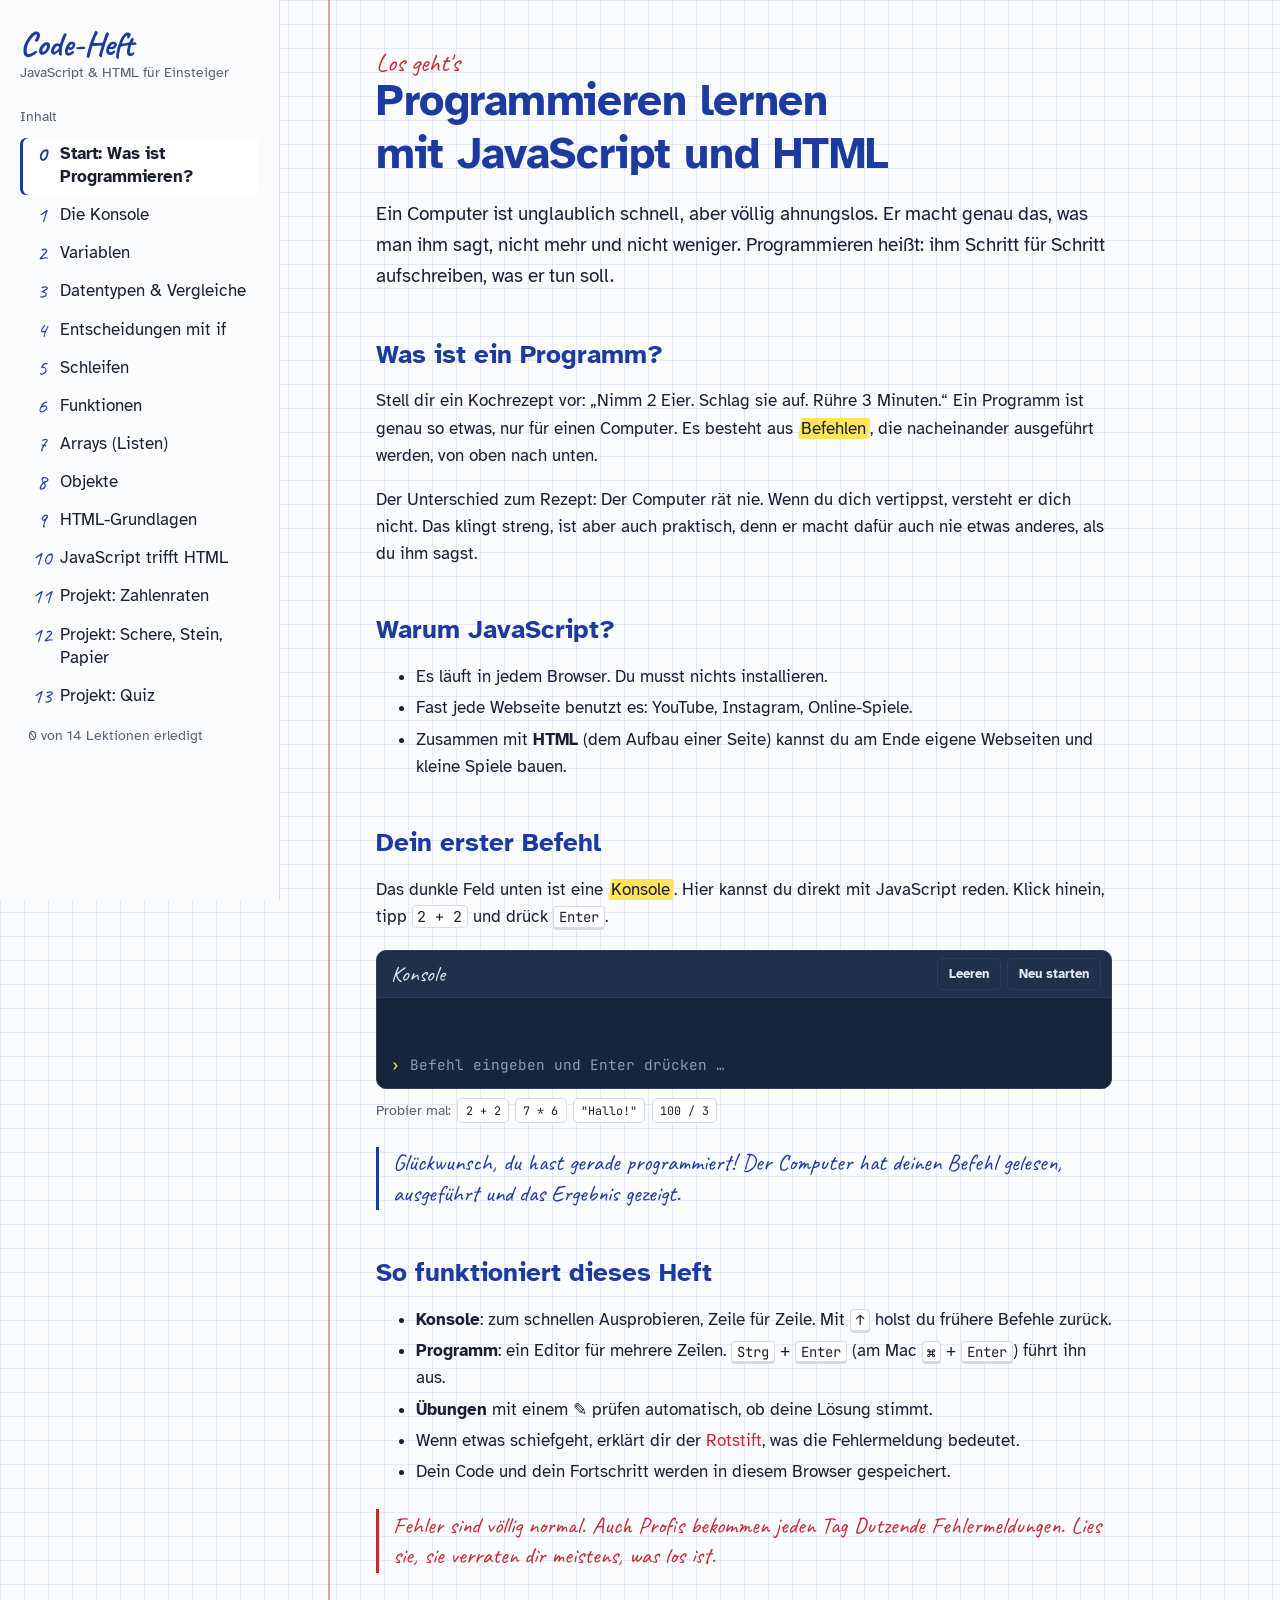
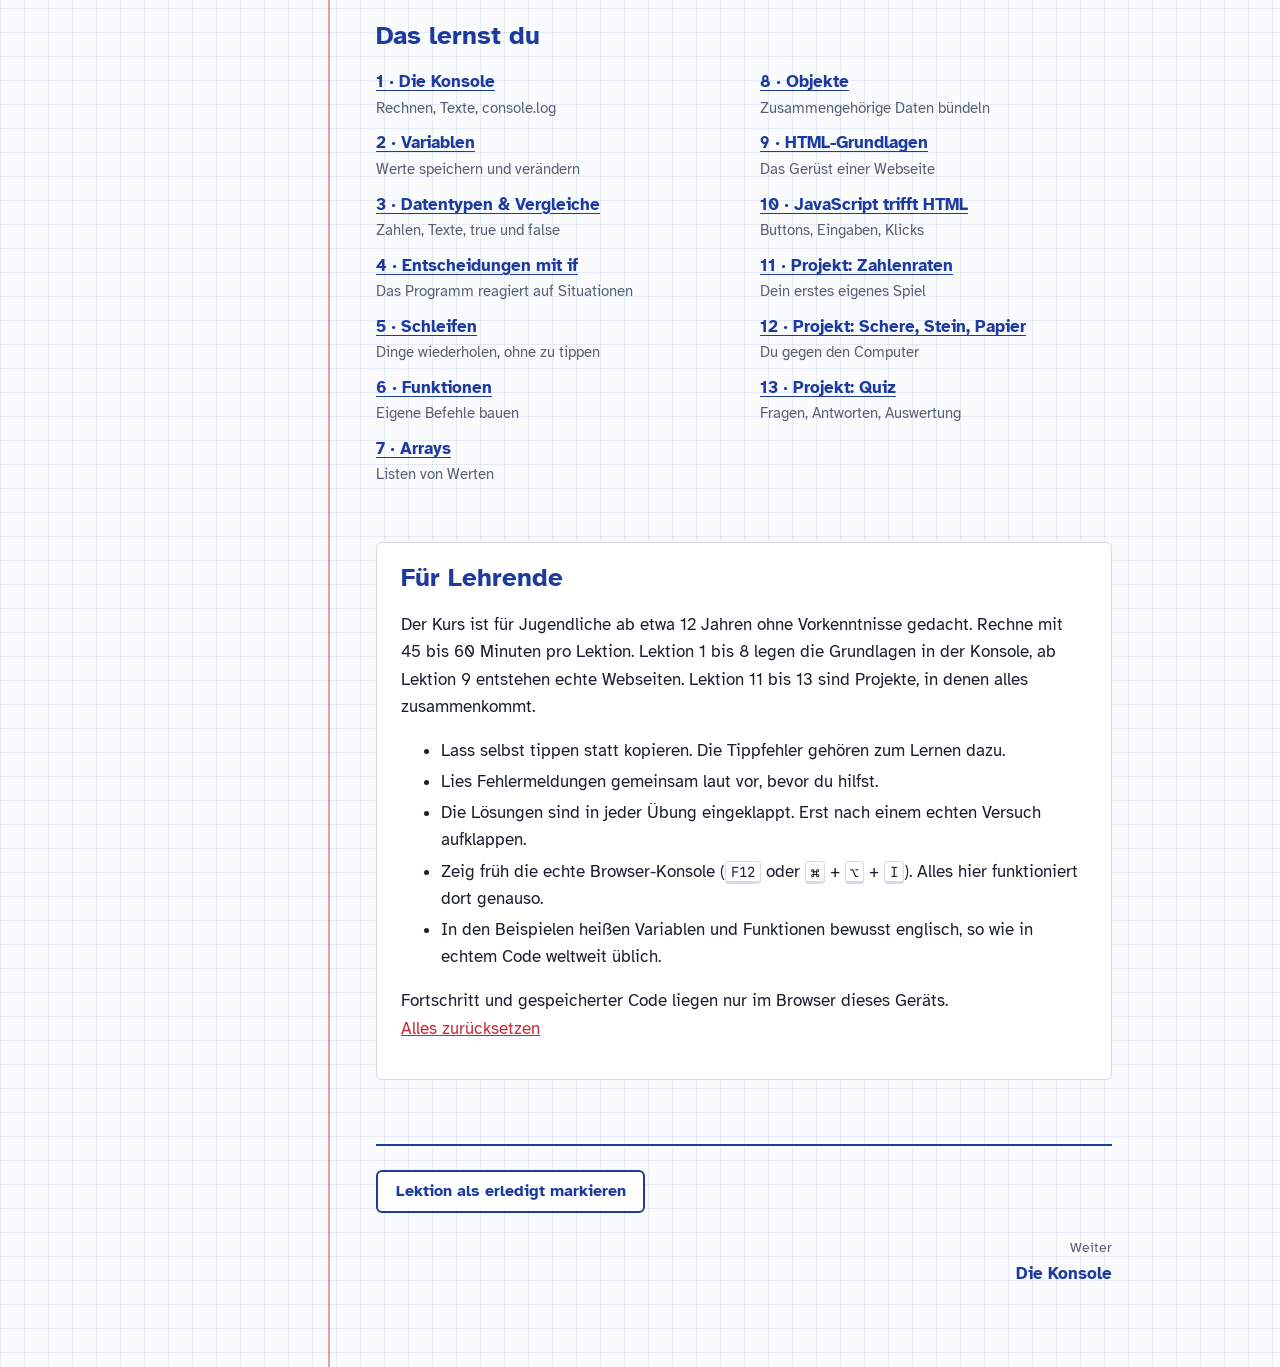
<file: index.html>
<!doctype html>
<html lang="de">
<head>
  <meta charset="utf-8">
  <meta name="viewport" content="width=device-width, initial-scale=1">
  <title>Code-Heft</title>
  <link rel="preconnect" href="https://fonts.googleapis.com">
  <link rel="preconnect" href="https://fonts.gstatic.com" crossorigin>
  <link rel="stylesheet" href="https://fonts.googleapis.com/css2?family=Atkinson+Hyperlegible:ital,wght@0,400;0,700;1,400&family=Caveat:wght@500;700&family=JetBrains+Mono:wght@400;600&display=swap">
  <link rel="stylesheet" href="assets/course.css">
</head>
<body>
<main>
  <p class="lesson-number">Los geht's</p>
  <h1>Programmieren lernen mit JavaScript und HTML</h1>

  <p class="lead">Ein Computer ist unglaublich schnell, aber völlig ahnungslos. Er macht genau das, was man ihm sagt, nicht mehr und nicht weniger. Programmieren heißt: ihm Schritt für Schritt aufschreiben, was er tun soll.</p>

  <h2>Was ist ein Programm?</h2>
  <p>Stell dir ein Kochrezept vor: „Nimm 2 Eier. Schlag sie auf. Rühre 3 Minuten.“ Ein Programm ist genau so etwas, nur für einen Computer. Es besteht aus <mark>Befehlen</mark>, die nacheinander ausgeführt werden, von oben nach unten.</p>
  <p>Der Unterschied zum Rezept: Der Computer rät nie. Wenn du dich vertippst, versteht er dich nicht. Das klingt streng, ist aber auch praktisch, denn er macht dafür auch nie etwas anderes, als du ihm sagst.</p>

  <h2>Warum JavaScript?</h2>
  <ul>
    <li>Es läuft in jedem Browser. Du musst nichts installieren.</li>
    <li>Fast jede Webseite benutzt es: YouTube, Instagram, Online-Spiele.</li>
    <li>Zusammen mit <strong>HTML</strong> (dem Aufbau einer Seite) kannst du am Ende eigene Webseiten und kleine Spiele bauen.</li>
  </ul>

  <h2>Dein erster Befehl</h2>
  <p>Das dunkle Feld unten ist eine <mark>Konsole</mark>. Hier kannst du direkt mit JavaScript reden. Klick hinein, tipp <code>2 + 2</code> und drück <kbd>Enter</kbd>.</p>

  <js-console>
    <code>2 + 2</code>
    <code>7 * 6</code>
    <code>"Hallo!"</code>
    <code>100 / 3</code>
  </js-console>

  <p class="note">Glückwunsch, du hast gerade programmiert! Der Computer hat deinen Befehl gelesen, ausgeführt und das Ergebnis gezeigt.</p>

  <h2>So funktioniert dieses Heft</h2>
  <ul>
    <li><strong>Konsole</strong>: zum schnellen Ausprobieren, Zeile für Zeile. Mit <kbd>↑</kbd> holst du frühere Befehle zurück.</li>
    <li><strong>Programm</strong>: ein Editor für mehrere Zeilen. <kbd>Strg</kbd> + <kbd>Enter</kbd> (am Mac <kbd>⌘</kbd> + <kbd>Enter</kbd>) führt ihn aus.</li>
    <li><strong>Übungen</strong> mit einem ✎ prüfen automatisch, ob deine Lösung stimmt.</li>
    <li>Wenn etwas schiefgeht, erklärt dir der <span style="color: var(--red)">Rotstift</span>, was die Fehlermeldung bedeutet.</li>
    <li>Dein Code und dein Fortschritt werden in diesem Browser gespeichert.</li>
  </ul>

  <p class="note warning">Fehler sind völlig normal. Auch Profis bekommen jeden Tag Dutzende Fehlermeldungen. Lies sie, sie verraten dir meistens, was los ist.</p>

  <h2>Das lernst du</h2>
  <ol class="lesson-map">
    <li><a href="lesson-01.html">1 · Die Konsole</a><span>Rechnen, Texte, console.log</span></li>
    <li><a href="lesson-02.html">2 · Variablen</a><span>Werte speichern und verändern</span></li>
    <li><a href="lesson-03.html">3 · Datentypen &amp; Vergleiche</a><span>Zahlen, Texte, true und false</span></li>
    <li><a href="lesson-04.html">4 · Entscheidungen mit if</a><span>Das Programm reagiert auf Situationen</span></li>
    <li><a href="lesson-05.html">5 · Schleifen</a><span>Dinge wiederholen, ohne zu tippen</span></li>
    <li><a href="lesson-06.html">6 · Funktionen</a><span>Eigene Befehle bauen</span></li>
    <li><a href="lesson-07.html">7 · Arrays</a><span>Listen von Werten</span></li>
    <li><a href="lesson-08.html">8 · Objekte</a><span>Zusammengehörige Daten bündeln</span></li>
    <li><a href="lesson-09.html">9 · HTML-Grundlagen</a><span>Das Gerüst einer Webseite</span></li>
    <li><a href="lesson-10.html">10 · JavaScript trifft HTML</a><span>Buttons, Eingaben, Klicks</span></li>
    <li><a href="lesson-11.html">11 · Projekt: Zahlenraten</a><span>Dein erstes eigenes Spiel</span></li>
    <li><a href="lesson-12.html">12 · Projekt: Schere, Stein, Papier</a><span>Du gegen den Computer</span></li>
    <li><a href="lesson-13.html">13 · Projekt: Quiz</a><span>Fragen, Antworten, Auswertung</span></li>
  </ol>

  <section class="teacher">
    <h2>Für Lehrende</h2>
    <p>Der Kurs ist für Jugendliche ab etwa 12 Jahren ohne Vorkenntnisse gedacht. Rechne mit 45 bis 60 Minuten pro Lektion. Lektion 1 bis 8 legen die Grundlagen in der Konsole, ab Lektion 9 entstehen echte Webseiten. Lektion 11 bis 13 sind Projekte, in denen alles zusammenkommt.</p>
    <ul>
      <li>Lass selbst tippen statt kopieren. Die Tippfehler gehören zum Lernen dazu.</li>
      <li>Lies Fehlermeldungen gemeinsam laut vor, bevor du hilfst.</li>
      <li>Die Lösungen sind in jeder Übung eingeklappt. Erst nach einem echten Versuch aufklappen.</li>
      <li>Zeig früh die echte Browser-Konsole (<kbd>F12</kbd> oder <kbd>⌘</kbd> + <kbd>⌥</kbd> + <kbd>I</kbd>). Alles hier funktioniert dort genauso.</li>
      <li>In den Beispielen heißen Variablen und Funktionen bewusst englisch, so wie in echtem Code weltweit üblich.</li>
    </ul>
    <p>Fortschritt und gespeicherter Code liegen nur im Browser dieses Geräts. <button type="button" class="text-button" onclick="Course.resetProgress()">Alles zurücksetzen</button></p>
  </section>
</main>
<script src="assets/course.js"></script>
</body>
</html>
</file>
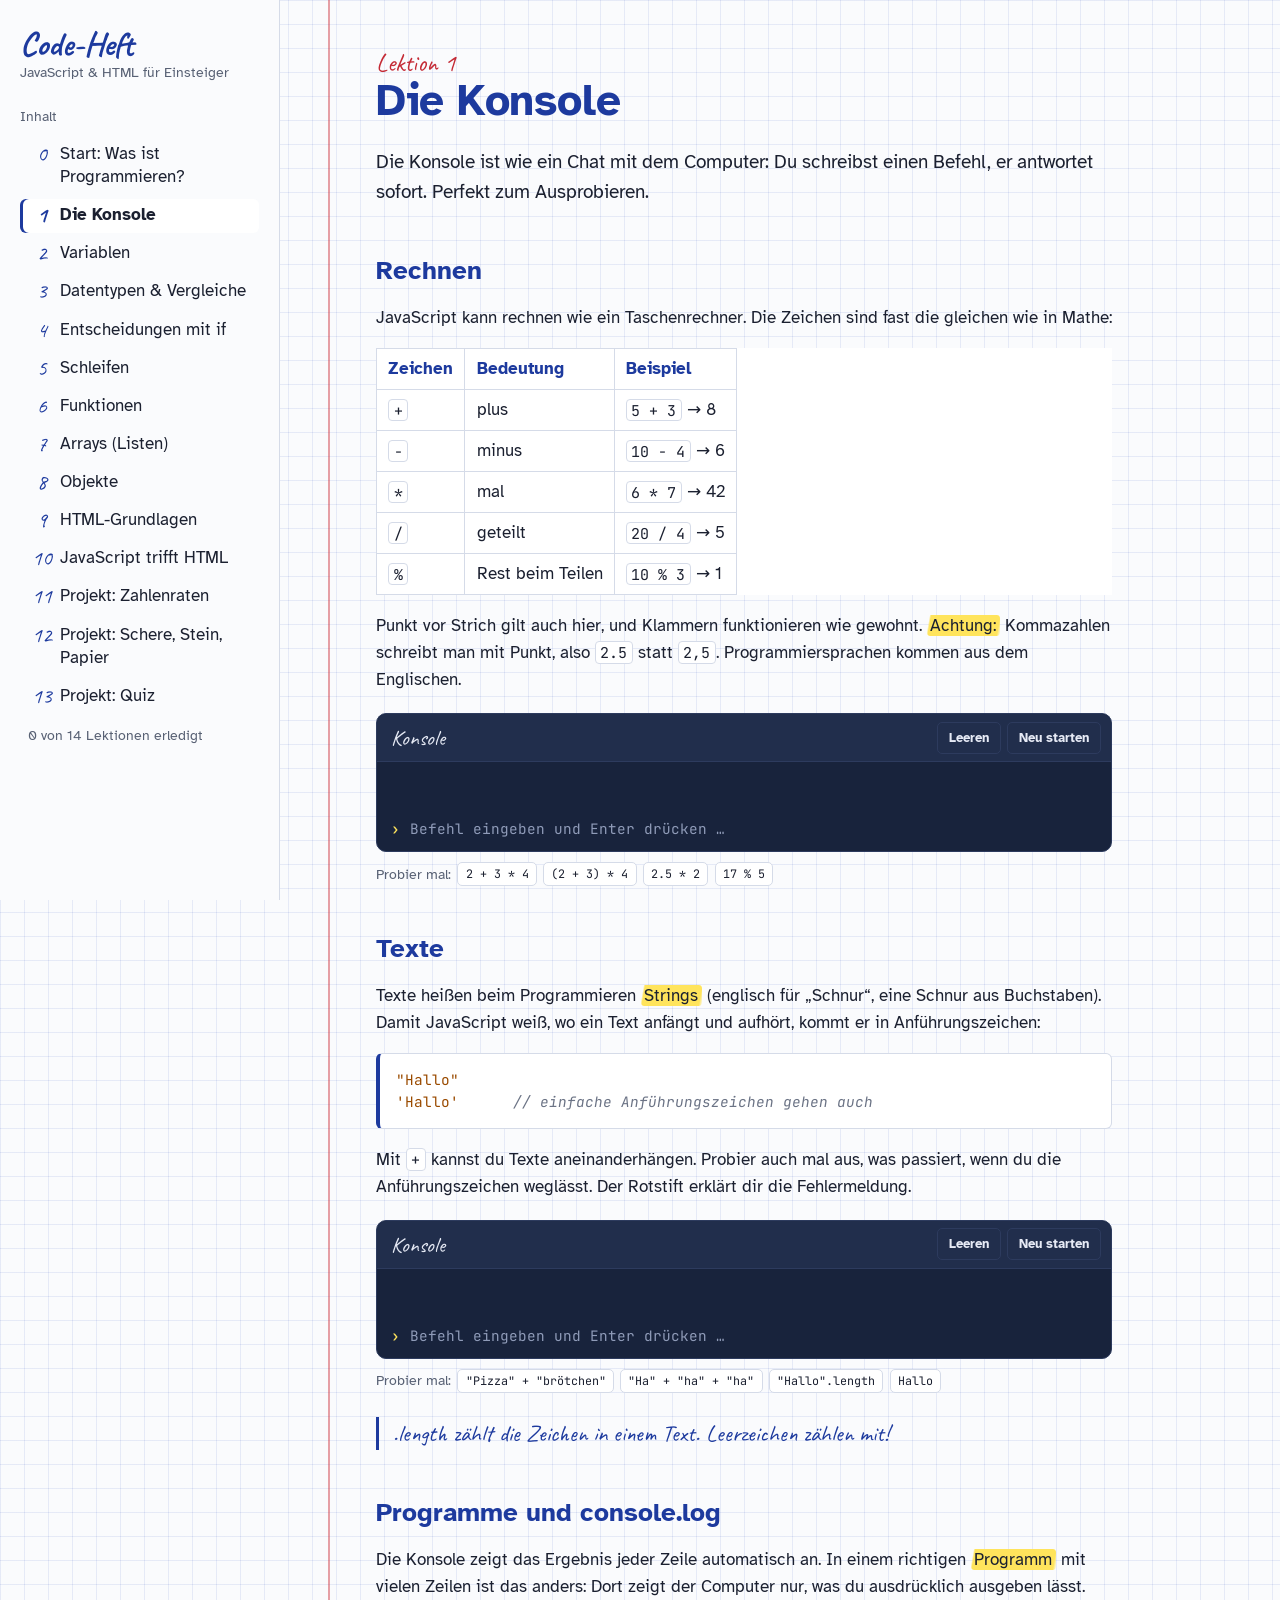
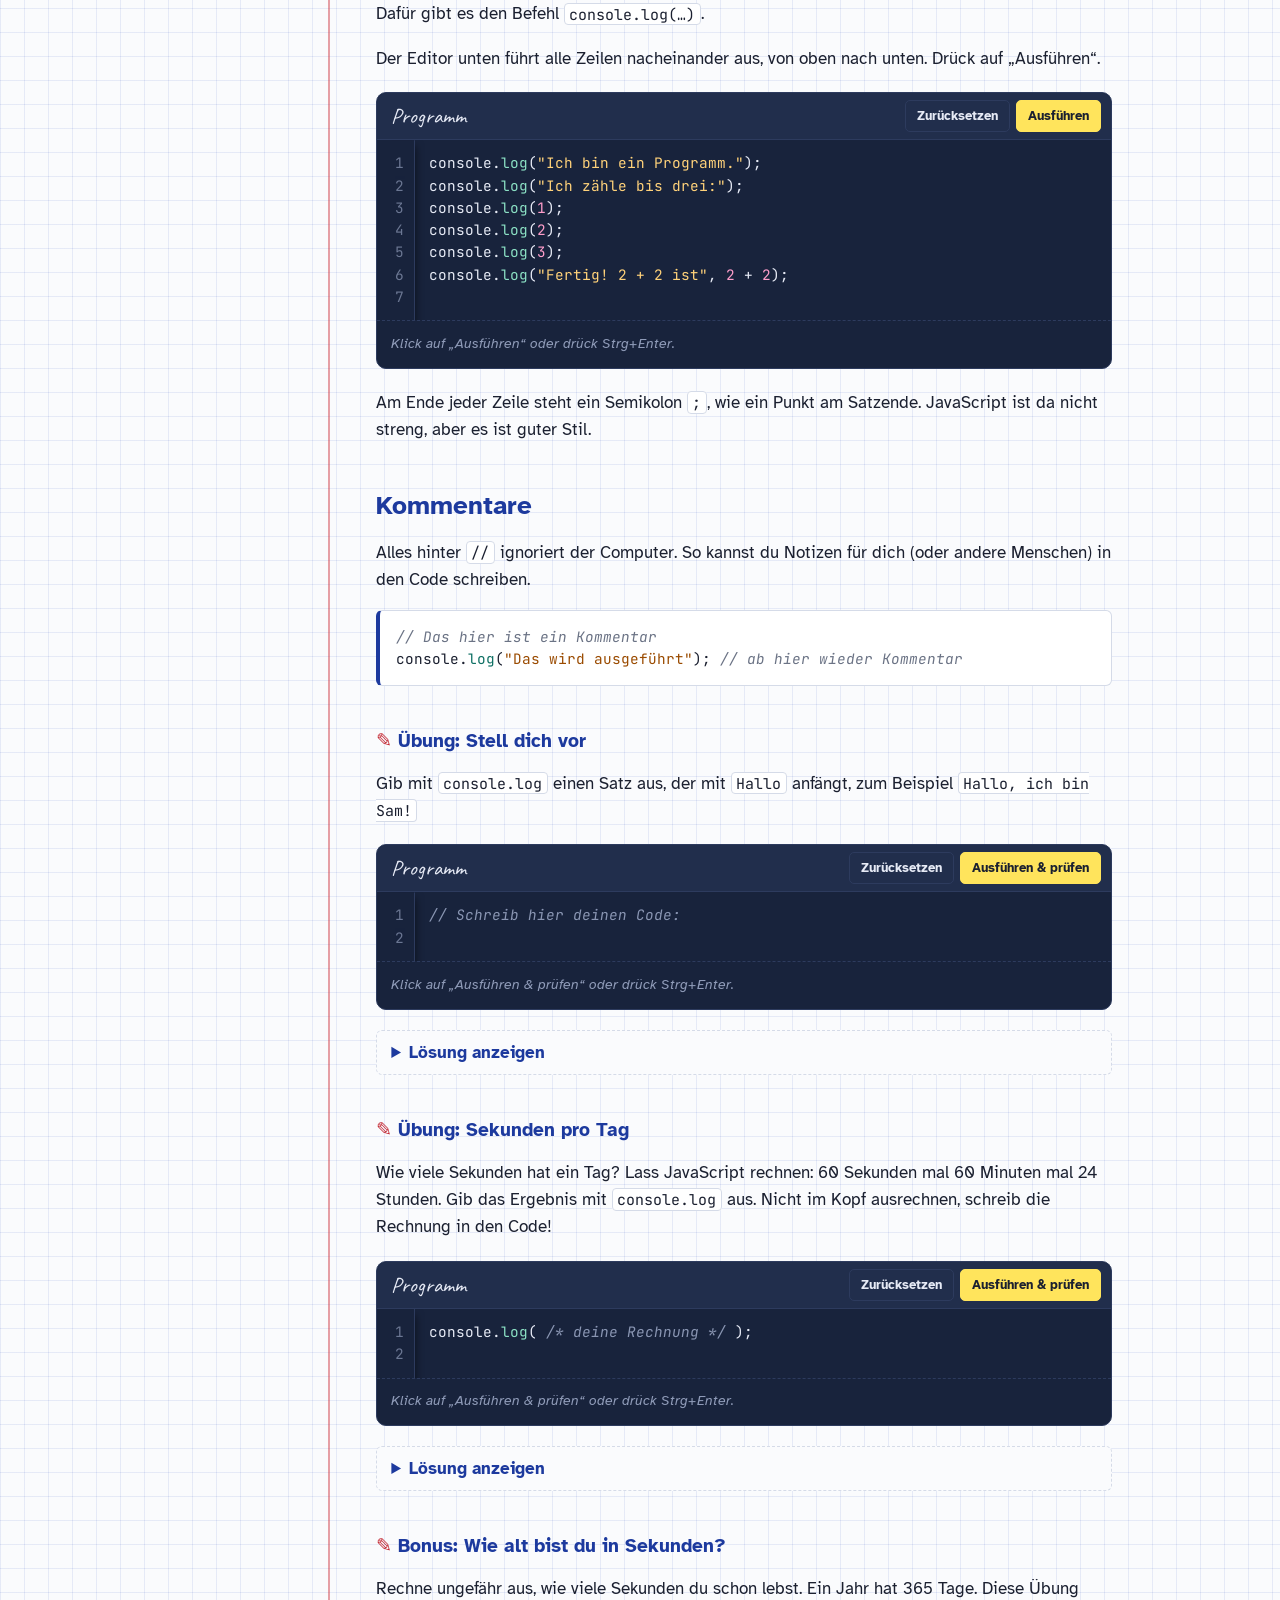
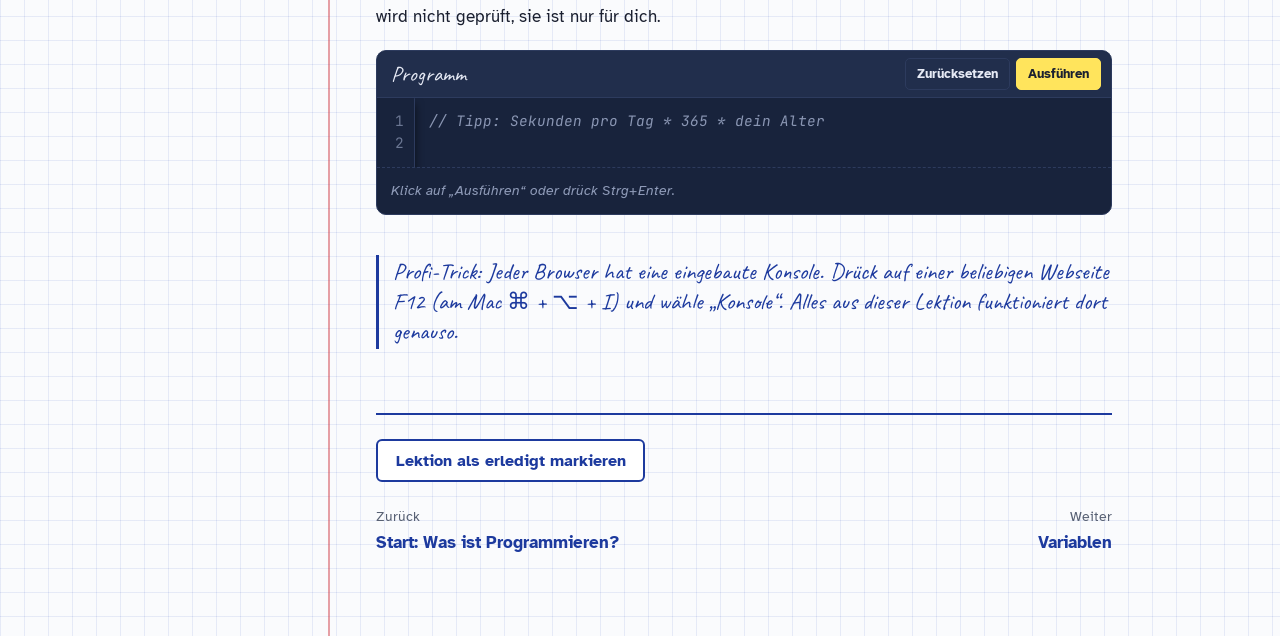
<file: lesson-01.html>
<!doctype html>
<html lang="de">
<head>
  <meta charset="utf-8">
  <meta name="viewport" content="width=device-width, initial-scale=1">
  <title>Die Konsole · Code-Heft</title>
  <link rel="preconnect" href="https://fonts.googleapis.com">
  <link rel="preconnect" href="https://fonts.gstatic.com" crossorigin>
  <link rel="stylesheet" href="https://fonts.googleapis.com/css2?family=Atkinson+Hyperlegible:ital,wght@0,400;0,700;1,400&family=Caveat:wght@500;700&family=JetBrains+Mono:wght@400;600&display=swap">
  <link rel="stylesheet" href="assets/course.css">
</head>
<body>
<main>
  <p class="lesson-number">Lektion 1</p>
  <h1>Die Konsole</h1>
  <p class="lead">Die Konsole ist wie ein Chat mit dem Computer: Du schreibst einen Befehl, er antwortet sofort. Perfekt zum Ausprobieren.</p>

  <h2>Rechnen</h2>
  <p>JavaScript kann rechnen wie ein Taschenrechner. Die Zeichen sind fast die gleichen wie in Mathe:</p>
  <table>
    <tr><th>Zeichen</th><th>Bedeutung</th><th>Beispiel</th></tr>
    <tr><td><code>+</code></td><td>plus</td><td><code>5 + 3</code> → 8</td></tr>
    <tr><td><code>-</code></td><td>minus</td><td><code>10 - 4</code> → 6</td></tr>
    <tr><td><code>*</code></td><td>mal</td><td><code>6 * 7</code> → 42</td></tr>
    <tr><td><code>/</code></td><td>geteilt</td><td><code>20 / 4</code> → 5</td></tr>
    <tr><td><code>%</code></td><td>Rest beim Teilen</td><td><code>10 % 3</code> → 1</td></tr>
  </table>
  <p>Punkt vor Strich gilt auch hier, und Klammern funktionieren wie gewohnt. <mark>Achtung:</mark> Kommazahlen schreibt man mit Punkt, also <code>2.5</code> statt <code>2,5</code>. Programmiersprachen kommen aus dem Englischen.</p>

  <js-console>
    <code>2 + 3 * 4</code>
    <code>(2 + 3) * 4</code>
    <code>2.5 * 2</code>
    <code>17 % 5</code>
  </js-console>

  <h2>Texte</h2>
  <p>Texte heißen beim Programmieren <mark>Strings</mark> (englisch für „Schnur“, eine Schnur aus Buchstaben). Damit JavaScript weiß, wo ein Text anfängt und aufhört, kommt er in Anführungszeichen:</p>
  <pre><code>"Hallo"
'Hallo'      // einfache Anführungszeichen gehen auch</code></pre>
  <p>Mit <code>+</code> kannst du Texte aneinanderhängen. Probier auch mal aus, was passiert, wenn du die Anführungszeichen weglässt. Der Rotstift erklärt dir die Fehlermeldung.</p>

  <js-console>
    <code>"Pizza" + "brötchen"</code>
    <code>"Ha" + "ha" + "ha"</code>
    <code>"Hallo".length</code>
    <code>Hallo</code>
  </js-console>

  <p class="note">.length zählt die Zeichen in einem Text. Leerzeichen zählen mit!</p>

  <h2>Programme und console.log</h2>
  <p>Die Konsole zeigt das Ergebnis jeder Zeile automatisch an. In einem richtigen <mark>Programm</mark> mit vielen Zeilen ist das anders: Dort zeigt der Computer nur, was du ausdrücklich ausgeben lässt. Dafür gibt es den Befehl <code>console.log(…)</code>.</p>
  <p>Der Editor unten führt alle Zeilen nacheinander aus, von oben nach unten. Drück auf „Ausführen“.</p>

  <js-editor name="lesson-01-demo">
    <textarea>
console.log("Ich bin ein Programm.");
console.log("Ich zähle bis drei:");
console.log(1);
console.log(2);
console.log(3);
console.log("Fertig! 2 + 2 ist", 2 + 2);
</textarea>
  </js-editor>

  <p>Am Ende jeder Zeile steht ein Semikolon <code>;</code>, wie ein Punkt am Satzende. JavaScript ist da nicht streng, aber es ist guter Stil.</p>

  <h2>Kommentare</h2>
  <p>Alles hinter <code>//</code> ignoriert der Computer. So kannst du Notizen für dich (oder andere Menschen) in den Code schreiben.</p>
  <pre><code>// Das hier ist ein Kommentar
console.log("Das wird ausgeführt"); // ab hier wieder Kommentar</code></pre>

  <section class="exercise">
    <h3>Übung: Stell dich vor</h3>
    <p>Gib mit <code>console.log</code> einen Satz aus, der mit <code>Hallo</code> anfängt, zum Beispiel <code>Hallo, ich bin Sam!</code></p>
    <js-editor check="lesson-01-hello" success="Hallo zurück! Dein erstes Programm läuft.">
      <textarea>
// Schreib hier deinen Code:

</textarea>
    </js-editor>
    <details class="solution"><summary>Lösung anzeigen</summary>
      <pre><code>console.log("Hallo, ich bin Sam!");</code></pre>
    </details>
  </section>

  <section class="exercise">
    <h3>Übung: Sekunden pro Tag</h3>
    <p>Wie viele Sekunden hat ein Tag? Lass JavaScript rechnen: 60 Sekunden mal 60 Minuten mal 24 Stunden. Gib das Ergebnis mit <code>console.log</code> aus. Nicht im Kopf ausrechnen, schreib die Rechnung in den Code!</p>
    <js-editor check="lesson-01-seconds">
      <textarea>
console.log( /* deine Rechnung */ );
</textarea>
    </js-editor>
    <details class="solution"><summary>Lösung anzeigen</summary>
      <pre><code>console.log(60 * 60 * 24);</code></pre>
    </details>
  </section>

  <section class="exercise">
    <h3>Bonus: Wie alt bist du in Sekunden?</h3>
    <p>Rechne ungefähr aus, wie viele Sekunden du schon lebst. Ein Jahr hat 365 Tage. Diese Übung wird nicht geprüft, sie ist nur für dich.</p>
    <js-editor name="lesson-01-bonus">
      <textarea>
// Tipp: Sekunden pro Tag * 365 * dein Alter
</textarea>
    </js-editor>
  </section>

  <p class="note">Profi-Trick: Jeder Browser hat eine eingebaute Konsole. Drück auf einer beliebigen Webseite F12 (am Mac ⌘ + ⌥ + I) und wähle „Konsole“. Alles aus dieser Lektion funktioniert dort genauso.</p>
</main>
<script src="assets/course.js"></script>
<script>
  Course.check('lesson-01-hello', ({ logs }) => {
    if (!logs.length) return 'Ich sehe keine Ausgabe. Hast du console.log("…") geschrieben?';
    if (!logs.some((line) => line.trim().startsWith('Hallo'))) {
      return 'Fast! Der Satz soll mit „Hallo“ anfangen (großes H).';
    }
    return true;
  });

  Course.check('lesson-01-seconds', ({ logs, code }) => {
    if (!logs.includes('86400')) return 'Das Ergebnis sollte 86400 sein. Hast du 60 * 60 * 24 ausgegeben?';
    if (!code.includes('*')) return 'Richtige Zahl, aber lass JavaScript rechnen: Schreib die Rechnung mit * in den Code.';
    return true;
  });
</script>
</body>
</html>
</file>
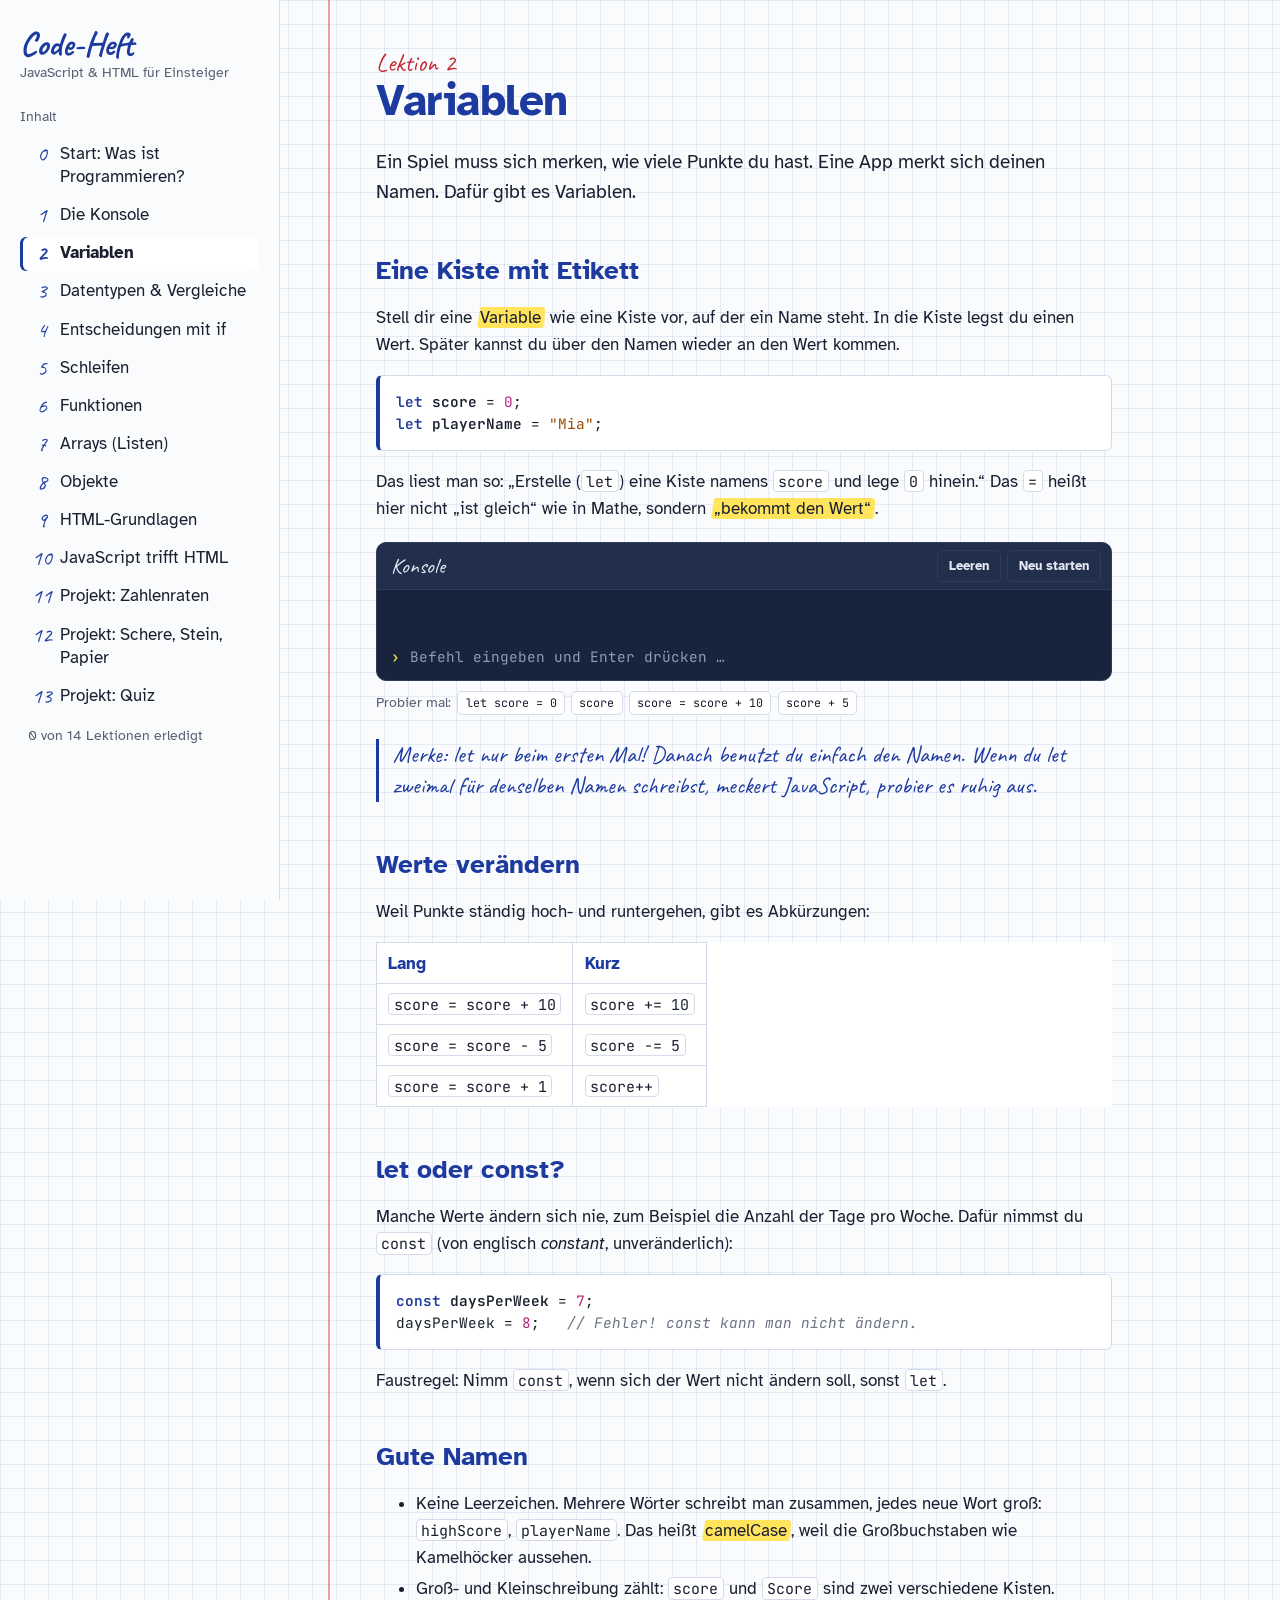
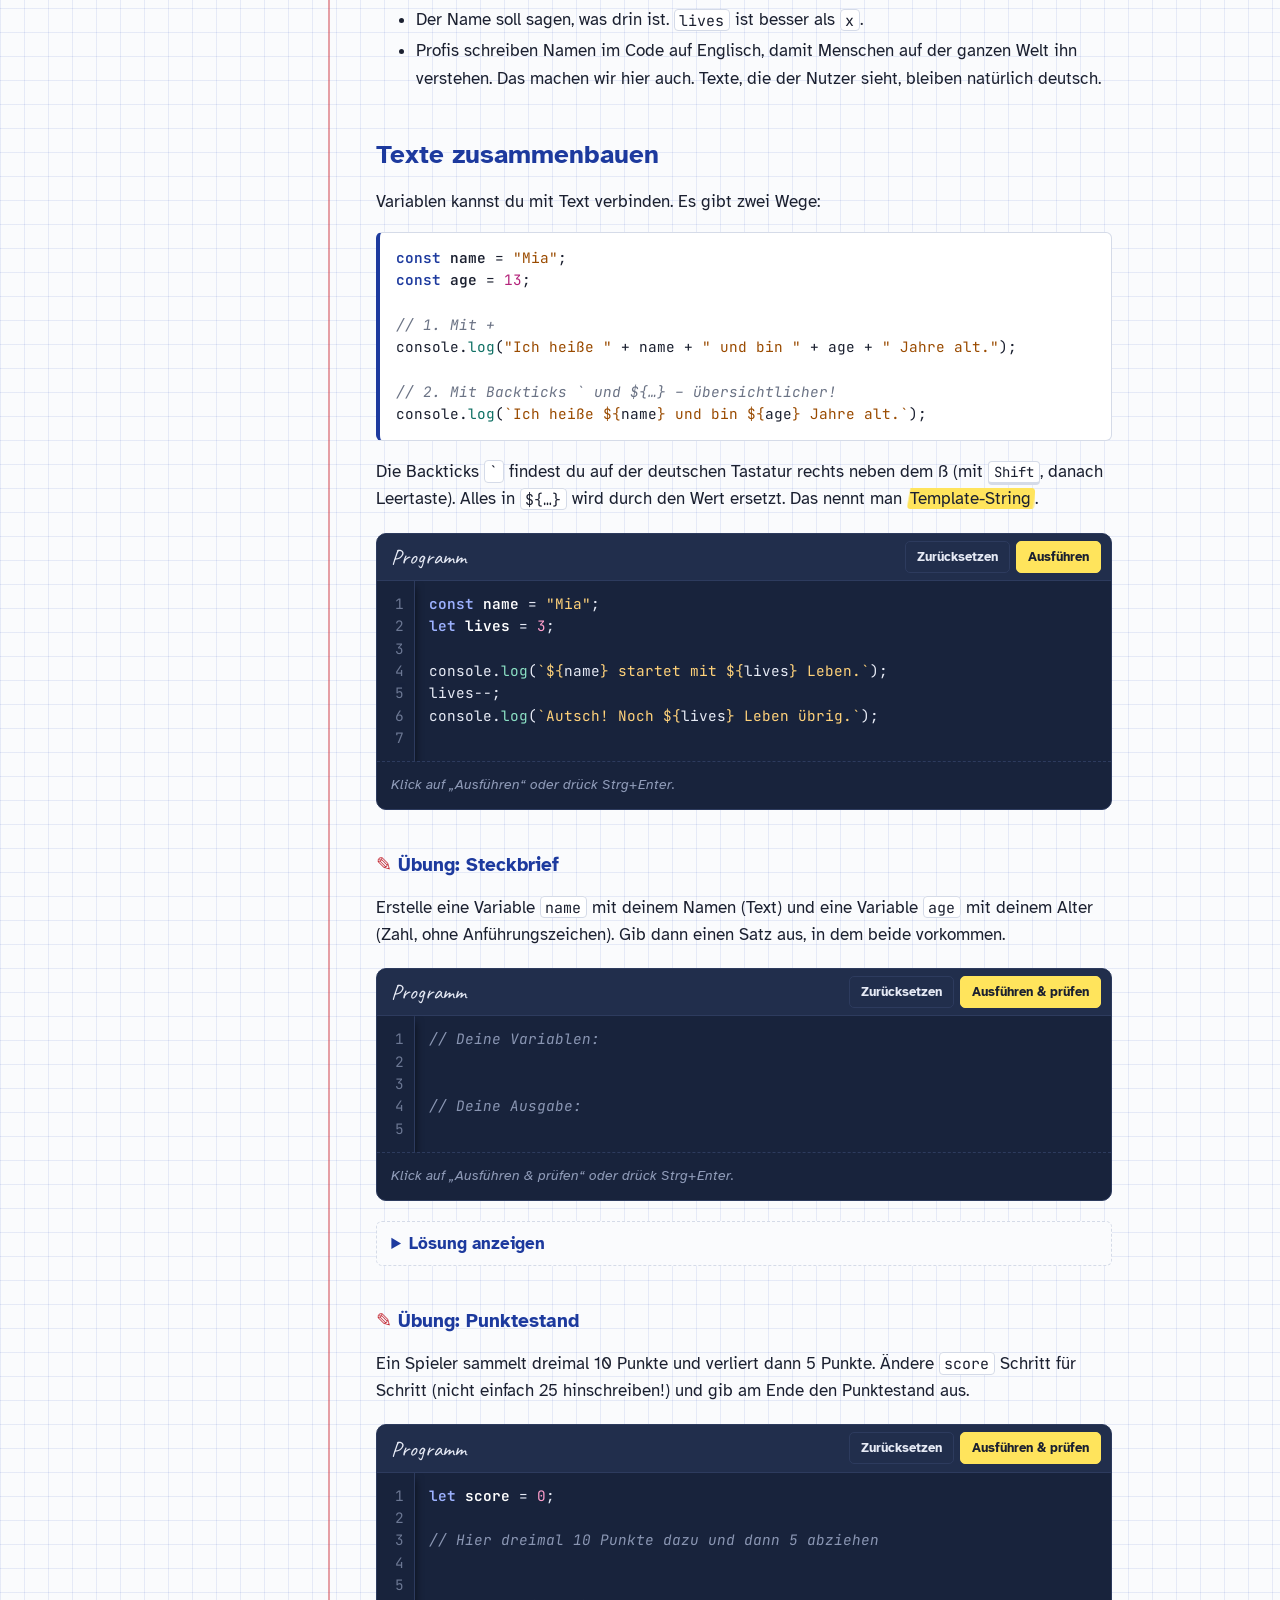
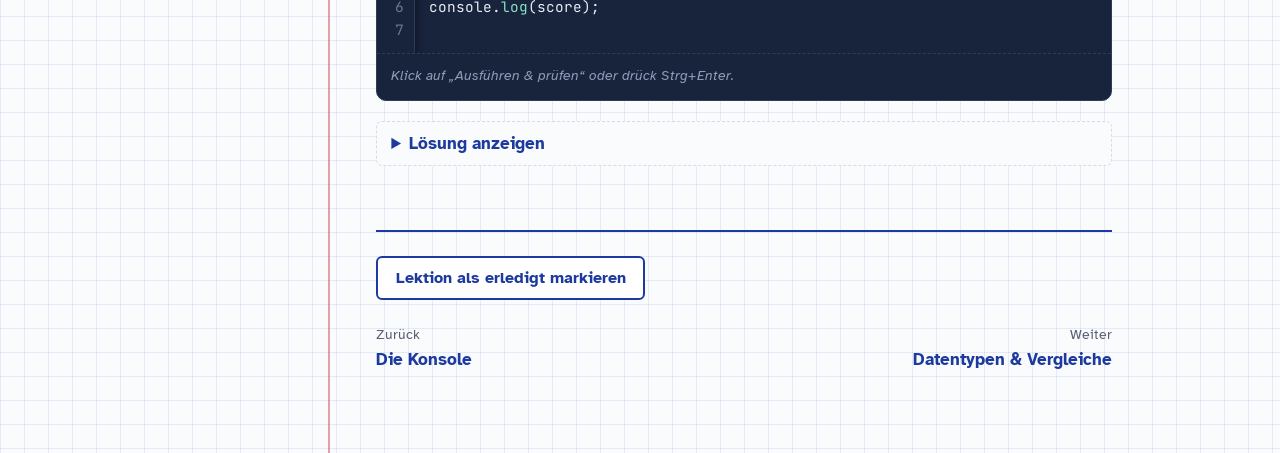
<file: lesson-02.html>
<!doctype html>
<html lang="de">
<head>
  <meta charset="utf-8">
  <meta name="viewport" content="width=device-width, initial-scale=1">
  <title>Variablen · Code-Heft</title>
  <link rel="preconnect" href="https://fonts.googleapis.com">
  <link rel="preconnect" href="https://fonts.gstatic.com" crossorigin>
  <link rel="stylesheet" href="https://fonts.googleapis.com/css2?family=Atkinson+Hyperlegible:ital,wght@0,400;0,700;1,400&family=Caveat:wght@500;700&family=JetBrains+Mono:wght@400;600&display=swap">
  <link rel="stylesheet" href="assets/course.css">
</head>
<body>
<main>
  <p class="lesson-number">Lektion 2</p>
  <h1>Variablen</h1>
  <p class="lead">Ein Spiel muss sich merken, wie viele Punkte du hast. Eine App merkt sich deinen Namen. Dafür gibt es Variablen.</p>

  <h2>Eine Kiste mit Etikett</h2>
  <p>Stell dir eine <mark>Variable</mark> wie eine Kiste vor, auf der ein Name steht. In die Kiste legst du einen Wert. Später kannst du über den Namen wieder an den Wert kommen.</p>
  <pre><code>let score = 0;
let playerName = "Mia";</code></pre>
  <p>Das liest man so: „Erstelle (<code>let</code>) eine Kiste namens <code>score</code> und lege <code>0</code> hinein.“ Das <code>=</code> heißt hier nicht „ist gleich“ wie in Mathe, sondern <mark>„bekommt den Wert“</mark>.</p>

  <js-console>
    <code>let score = 0</code>
    <code>score</code>
    <code>score = score + 10</code>
    <code>score + 5</code>
  </js-console>

  <p class="note">Merke: let nur beim ersten Mal! Danach benutzt du einfach den Namen. Wenn du let zweimal für denselben Namen schreibst, meckert JavaScript, probier es ruhig aus.</p>

  <h2>Werte verändern</h2>
  <p>Weil Punkte ständig hoch- und runtergehen, gibt es Abkürzungen:</p>
  <table>
    <tr><th>Lang</th><th>Kurz</th></tr>
    <tr><td><code>score = score + 10</code></td><td><code>score += 10</code></td></tr>
    <tr><td><code>score = score - 5</code></td><td><code>score -= 5</code></td></tr>
    <tr><td><code>score = score + 1</code></td><td><code>score++</code></td></tr>
  </table>

  <h2>let oder const?</h2>
  <p>Manche Werte ändern sich nie, zum Beispiel die Anzahl der Tage pro Woche. Dafür nimmst du <code>const</code> (von englisch <em>constant</em>, unveränderlich):</p>
  <pre><code>const daysPerWeek = 7;
daysPerWeek = 8;   // Fehler! const kann man nicht ändern.</code></pre>
  <p>Faustregel: Nimm <code>const</code>, wenn sich der Wert nicht ändern soll, sonst <code>let</code>.</p>

  <h2>Gute Namen</h2>
  <ul>
    <li>Keine Leerzeichen. Mehrere Wörter schreibt man zusammen, jedes neue Wort groß: <code>highScore</code>, <code>playerName</code>. Das heißt <mark>camelCase</mark>, weil die Großbuchstaben wie Kamelhöcker aussehen.</li>
    <li>Groß- und Kleinschreibung zählt: <code>score</code> und <code>Score</code> sind zwei verschiedene Kisten.</li>
    <li>Der Name soll sagen, was drin ist. <code>lives</code> ist besser als <code>x</code>.</li>
    <li>Profis schreiben Namen im Code auf Englisch, damit Menschen auf der ganzen Welt ihn verstehen. Das machen wir hier auch. Texte, die der Nutzer sieht, bleiben natürlich deutsch.</li>
  </ul>

  <h2>Texte zusammenbauen</h2>
  <p>Variablen kannst du mit Text verbinden. Es gibt zwei Wege:</p>
  <pre><code>const name = "Mia";
const age = 13;

// 1. Mit +
console.log("Ich heiße " + name + " und bin " + age + " Jahre alt.");

// 2. Mit Backticks ` und ${…} – übersichtlicher!
console.log(`Ich heiße ${name} und bin ${age} Jahre alt.`);</code></pre>
  <p>Die Backticks <code>`</code> findest du auf der deutschen Tastatur rechts neben dem ß (mit <kbd>Shift</kbd>, danach Leertaste). Alles in <code>${…}</code> wird durch den Wert ersetzt. Das nennt man <mark>Template-String</mark>.</p>

  <js-editor name="lesson-02-demo">
    <textarea>
const name = "Mia";
let lives = 3;

console.log(`${name} startet mit ${lives} Leben.`);
lives--;
console.log(`Autsch! Noch ${lives} Leben übrig.`);
</textarea>
  </js-editor>

  <section class="exercise">
    <h3>Übung: Steckbrief</h3>
    <p>Erstelle eine Variable <code>name</code> mit deinem Namen (Text) und eine Variable <code>age</code> mit deinem Alter (Zahl, ohne Anführungszeichen). Gib dann einen Satz aus, in dem beide vorkommen.</p>
    <js-editor check="lesson-02-profile">
      <textarea>
// Deine Variablen:


// Deine Ausgabe:

</textarea>
    </js-editor>
    <details class="solution"><summary>Lösung anzeigen</summary>
      <pre><code>const name = "Sam";
const age = 14;
console.log(`Ich heiße ${name} und bin ${age} Jahre alt.`);</code></pre>
    </details>
  </section>

  <section class="exercise">
    <h3>Übung: Punktestand</h3>
    <p>Ein Spieler sammelt dreimal 10 Punkte und verliert dann 5 Punkte. Ändere <code>score</code> Schritt für Schritt (nicht einfach 25 hinschreiben!) und gib am Ende den Punktestand aus.</p>
    <js-editor check="lesson-02-score">
      <textarea>
let score = 0;

// Hier dreimal 10 Punkte dazu und dann 5 abziehen


console.log(score);
</textarea>
    </js-editor>
    <details class="solution"><summary>Lösung anzeigen</summary>
      <pre><code>let score = 0;
score += 10;
score += 10;
score += 10;
score -= 5;
console.log(score);</code></pre>
    </details>
  </section>
</main>
<script src="assets/course.js"></script>
<script>
  Course.check('lesson-02-profile', ({ type, value, output }) => {
    // window.name always exists as "", so an empty value means the learner did not declare it.
    if (type('name') !== 'string' || value('name') === '') return 'Es gibt noch keine Variable name mit einem Text. Denk an die Anführungszeichen.';
    if (type('age') !== 'number') return 'age soll eine Zahl sein, also ohne Anführungszeichen: const age = 14;';
    if (!output.includes(value('name'))) return 'Dein Name taucht in der Ausgabe nicht auf.';
    if (!output.includes(String(value('age')))) return 'Dein Alter taucht in der Ausgabe nicht auf.';
    return true;
  });

  Course.check('lesson-02-score', ({ value, logs, code }) => {
    if (value('score') !== 25) return `score ist am Ende ${value('score')}, sollte aber 25 sein.`;
    if (/score\s*=\s*25\b/.test(code)) return 'Schummeln gilt nicht 😉 Ändere score mit += und -=.';
    if (logs[logs.length - 1] !== '25') return 'Gib den Punktestand am Ende mit console.log(score) aus.';
    return true;
  });
</script>
</body>
</html>
</file>
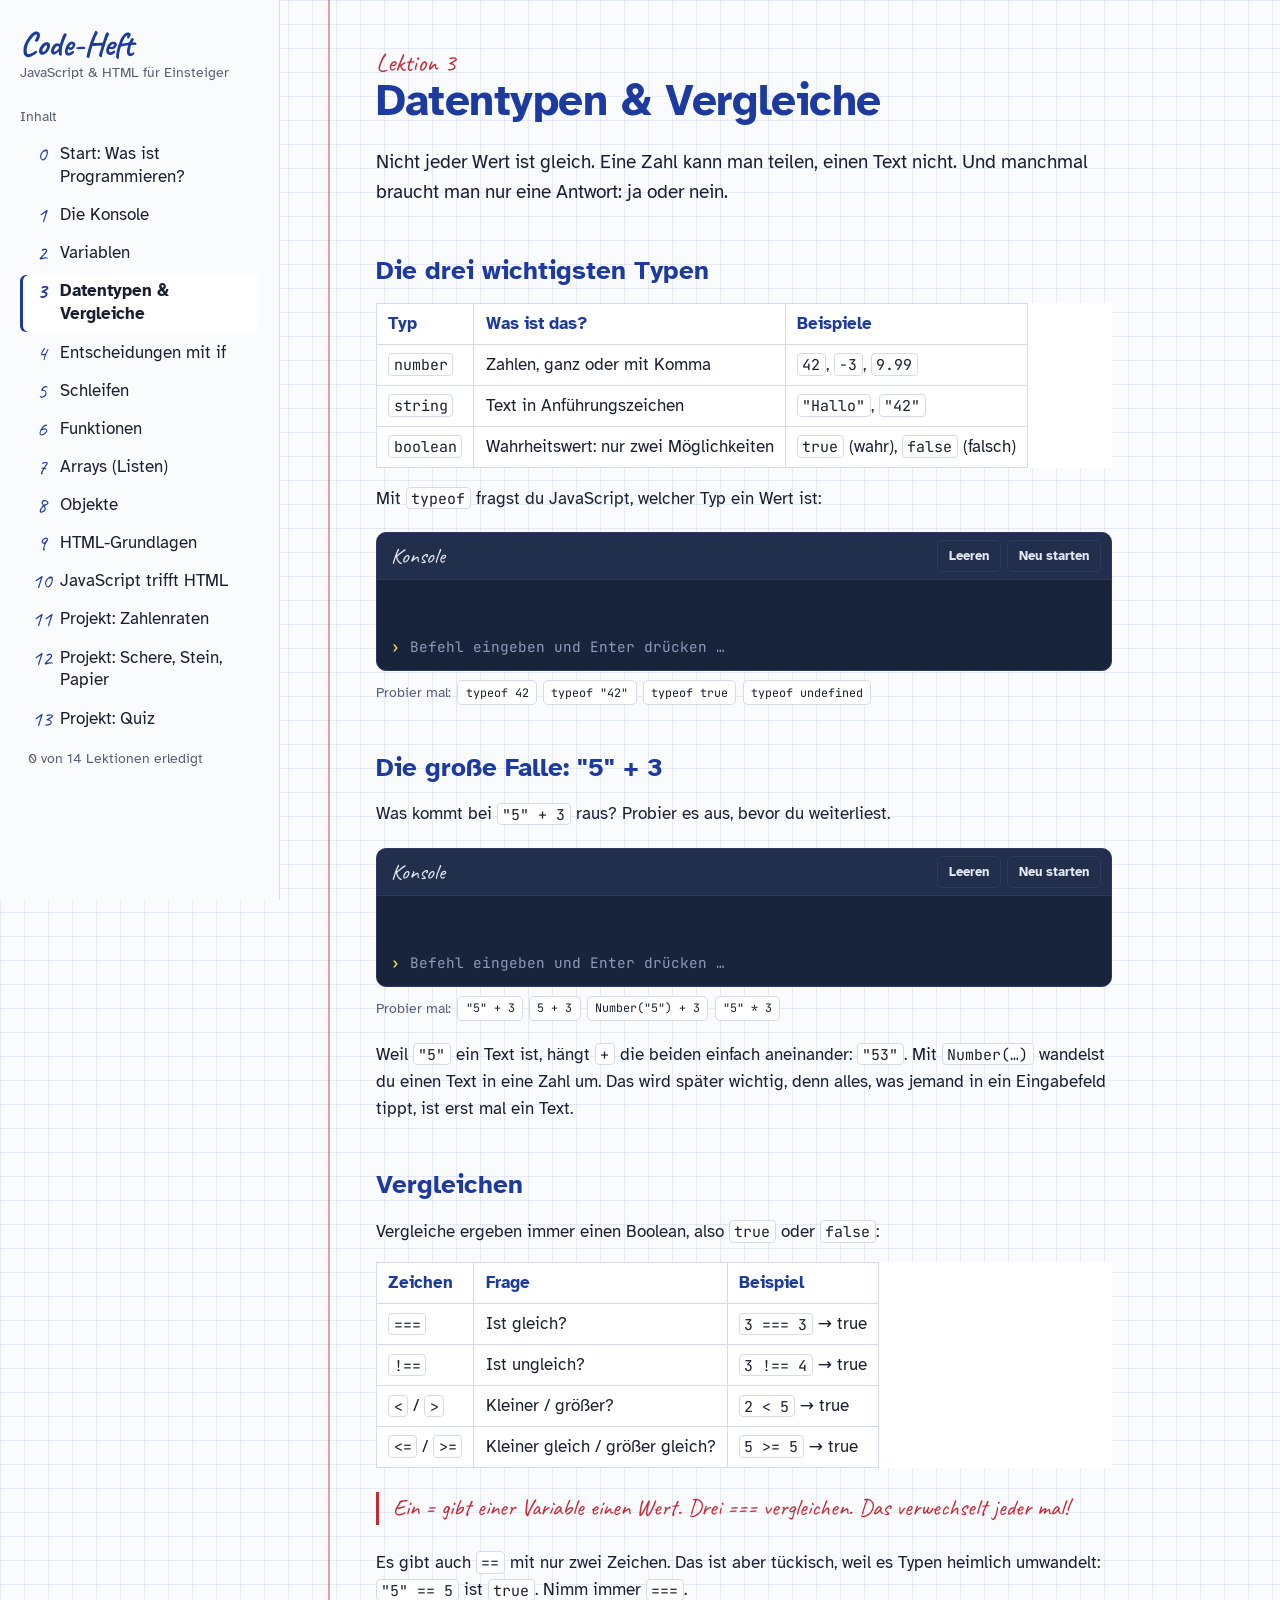
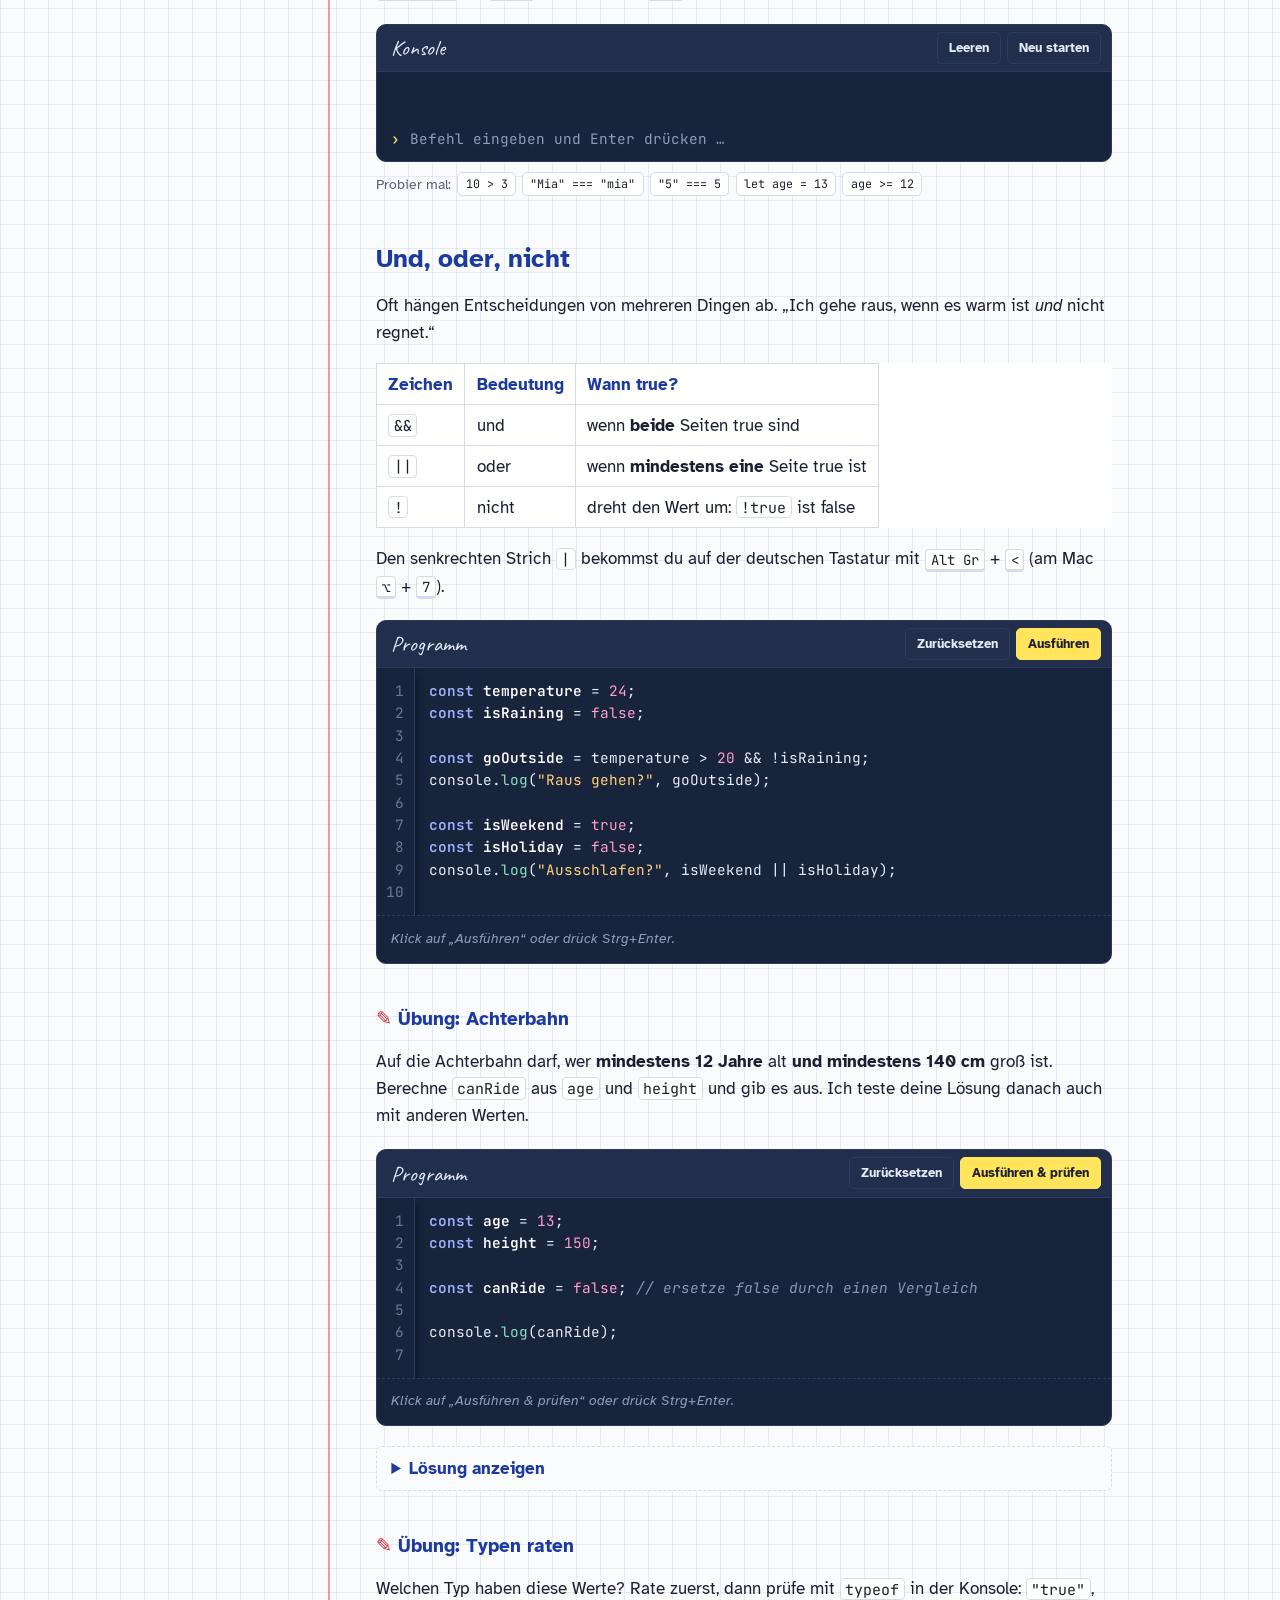
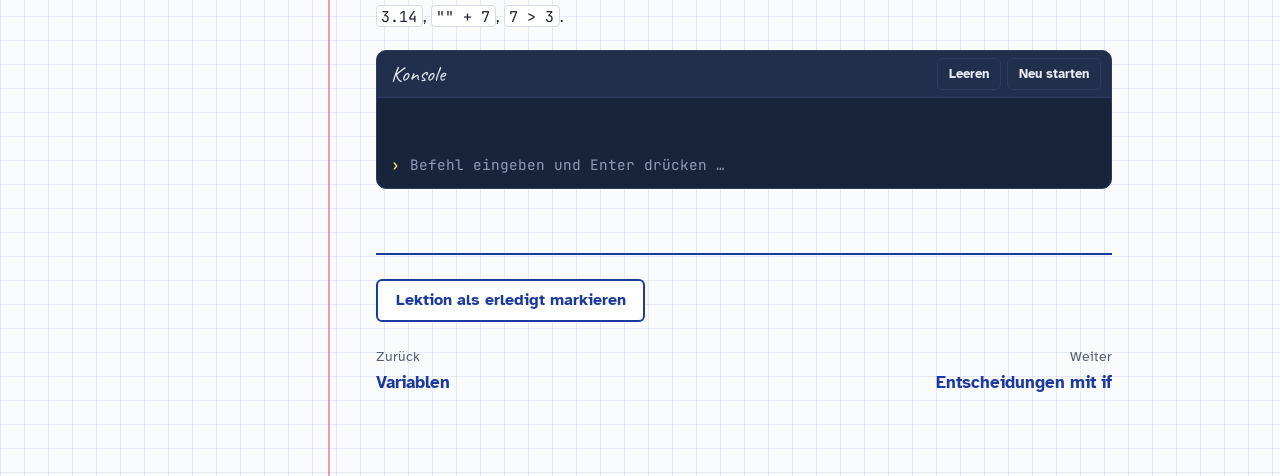
<file: lesson-03.html>
<!doctype html>
<html lang="de">
<head>
  <meta charset="utf-8">
  <meta name="viewport" content="width=device-width, initial-scale=1">
  <title>Datentypen &amp; Vergleiche · Code-Heft</title>
  <link rel="preconnect" href="https://fonts.googleapis.com">
  <link rel="preconnect" href="https://fonts.gstatic.com" crossorigin>
  <link rel="stylesheet" href="https://fonts.googleapis.com/css2?family=Atkinson+Hyperlegible:ital,wght@0,400;0,700;1,400&family=Caveat:wght@500;700&family=JetBrains+Mono:wght@400;600&display=swap">
  <link rel="stylesheet" href="assets/course.css">
</head>
<body>
<main>
  <p class="lesson-number">Lektion 3</p>
  <h1>Datentypen &amp; Vergleiche</h1>
  <p class="lead">Nicht jeder Wert ist gleich. Eine Zahl kann man teilen, einen Text nicht. Und manchmal braucht man nur eine Antwort: ja oder nein.</p>

  <h2>Die drei wichtigsten Typen</h2>
  <table>
    <tr><th>Typ</th><th>Was ist das?</th><th>Beispiele</th></tr>
    <tr><td><code>number</code></td><td>Zahlen, ganz oder mit Komma</td><td><code>42</code>, <code>-3</code>, <code>9.99</code></td></tr>
    <tr><td><code>string</code></td><td>Text in Anführungszeichen</td><td><code>"Hallo"</code>, <code>"42"</code></td></tr>
    <tr><td><code>boolean</code></td><td>Wahrheitswert: nur zwei Möglichkeiten</td><td><code>true</code> (wahr), <code>false</code> (falsch)</td></tr>
  </table>
  <p>Mit <code>typeof</code> fragst du JavaScript, welcher Typ ein Wert ist:</p>

  <js-console>
    <code>typeof 42</code>
    <code>typeof "42"</code>
    <code>typeof true</code>
    <code>typeof undefined</code>
  </js-console>

  <h2>Die große Falle: "5" + 3</h2>
  <p>Was kommt bei <code>"5" + 3</code> raus? Probier es aus, bevor du weiterliest.</p>

  <js-console>
    <code>"5" + 3</code>
    <code>5 + 3</code>
    <code>Number("5") + 3</code>
    <code>"5" * 3</code>
  </js-console>

  <p>Weil <code>"5"</code> ein Text ist, hängt <code>+</code> die beiden einfach aneinander: <code>"53"</code>. Mit <code>Number(…)</code> wandelst du einen Text in eine Zahl um. Das wird später wichtig, denn alles, was jemand in ein Eingabefeld tippt, ist erst mal ein Text.</p>

  <h2>Vergleichen</h2>
  <p>Vergleiche ergeben immer einen Boolean, also <code>true</code> oder <code>false</code>:</p>
  <table>
    <tr><th>Zeichen</th><th>Frage</th><th>Beispiel</th></tr>
    <tr><td><code>===</code></td><td>Ist gleich?</td><td><code>3 === 3</code> → true</td></tr>
    <tr><td><code>!==</code></td><td>Ist ungleich?</td><td><code>3 !== 4</code> → true</td></tr>
    <tr><td><code>&lt;</code> / <code>&gt;</code></td><td>Kleiner / größer?</td><td><code>2 &lt; 5</code> → true</td></tr>
    <tr><td><code>&lt;=</code> / <code>&gt;=</code></td><td>Kleiner gleich / größer gleich?</td><td><code>5 &gt;= 5</code> → true</td></tr>
  </table>

  <p class="note warning">Ein = gibt einer Variable einen Wert. Drei === vergleichen. Das verwechselt jeder mal!</p>

  <p>Es gibt auch <code>==</code> mit nur zwei Zeichen. Das ist aber tückisch, weil es Typen heimlich umwandelt: <code>"5" == 5</code> ist <code>true</code>. Nimm immer <code>===</code>.</p>

  <js-console>
    <code>10 &gt; 3</code>
    <code>"Mia" === "mia"</code>
    <code>"5" === 5</code>
    <code>let age = 13</code>
    <code>age &gt;= 12</code>
  </js-console>

  <h2>Und, oder, nicht</h2>
  <p>Oft hängen Entscheidungen von mehreren Dingen ab. „Ich gehe raus, wenn es warm ist <em>und</em> nicht regnet.“</p>
  <table>
    <tr><th>Zeichen</th><th>Bedeutung</th><th>Wann true?</th></tr>
    <tr><td><code>&amp;&amp;</code></td><td>und</td><td>wenn <strong>beide</strong> Seiten true sind</td></tr>
    <tr><td><code>||</code></td><td>oder</td><td>wenn <strong>mindestens eine</strong> Seite true ist</td></tr>
    <tr><td><code>!</code></td><td>nicht</td><td>dreht den Wert um: <code>!true</code> ist false</td></tr>
  </table>
  <p>Den senkrechten Strich <code>|</code> bekommst du auf der deutschen Tastatur mit <kbd>Alt Gr</kbd> + <kbd>&lt;</kbd> (am Mac <kbd>⌥</kbd> + <kbd>7</kbd>).</p>

  <js-editor name="lesson-03-demo">
    <textarea>
const temperature = 24;
const isRaining = false;

const goOutside = temperature > 20 && !isRaining;
console.log("Raus gehen?", goOutside);

const isWeekend = true;
const isHoliday = false;
console.log("Ausschlafen?", isWeekend || isHoliday);
</textarea>
  </js-editor>

  <section class="exercise">
    <h3>Übung: Achterbahn</h3>
    <p>Auf die Achterbahn darf, wer <strong>mindestens 12 Jahre</strong> alt <strong>und</strong> <strong>mindestens 140 cm</strong> groß ist. Berechne <code>canRide</code> aus <code>age</code> und <code>height</code> und gib es aus. Ich teste deine Lösung danach auch mit anderen Werten.</p>
    <js-editor check="lesson-03-ride">
      <textarea>
const age = 13;
const height = 150;

const canRide = false; // ersetze false durch einen Vergleich

console.log(canRide);
</textarea>
    </js-editor>
    <details class="solution"><summary>Lösung anzeigen</summary>
      <pre><code>const canRide = age &gt;= 12 &amp;&amp; height &gt;= 140;</code></pre>
    </details>
  </section>

  <section class="exercise">
    <h3>Übung: Typen raten</h3>
    <p>Welchen Typ haben diese Werte? Rate zuerst, dann prüfe mit <code>typeof</code> in der Konsole: <code>"true"</code>, <code>3.14</code>, <code>"" + 7</code>, <code>7 &gt; 3</code>.</p>
    <js-console></js-console>
  </section>
</main>
<script src="assets/course.js"></script>
<script>
  Course.check('lesson-03-ride', ({ run, replaceValue, logs }) => {
    if (logs[logs.length - 1] !== 'true' && logs[logs.length - 1] !== 'false') {
      return 'Gib am Ende canRide mit console.log aus. Es sollte true oder false sein.';
    }
    const cases = [
      { age: 13, height: 150, expected: 'true' },
      { age: 11, height: 150, expected: 'false' },
      { age: 15, height: 130, expected: 'false' },
      { age: 12, height: 140, expected: 'true' },
      { age: 10, height: 120, expected: 'false' },
    ];
    for (const testCase of cases) {
      const testCode = replaceValue('height', testCase.height, replaceValue('age', testCase.age));
      if (!testCode) return 'Lass die Zeilen const age = … und const height = … bitte stehen.';
      const result = run(testCode);
      const answer = result.logs[result.logs.length - 1];
      if (answer !== testCase.expected) {
        return `Mit age = ${testCase.age} und height = ${testCase.height} kommt ${answer} raus, richtig wäre ${testCase.expected}. Denk an &&, >= und genau 12 bzw. 140.`;
      }
    }
    return true;
  });
</script>
</body>
</html>
</file>
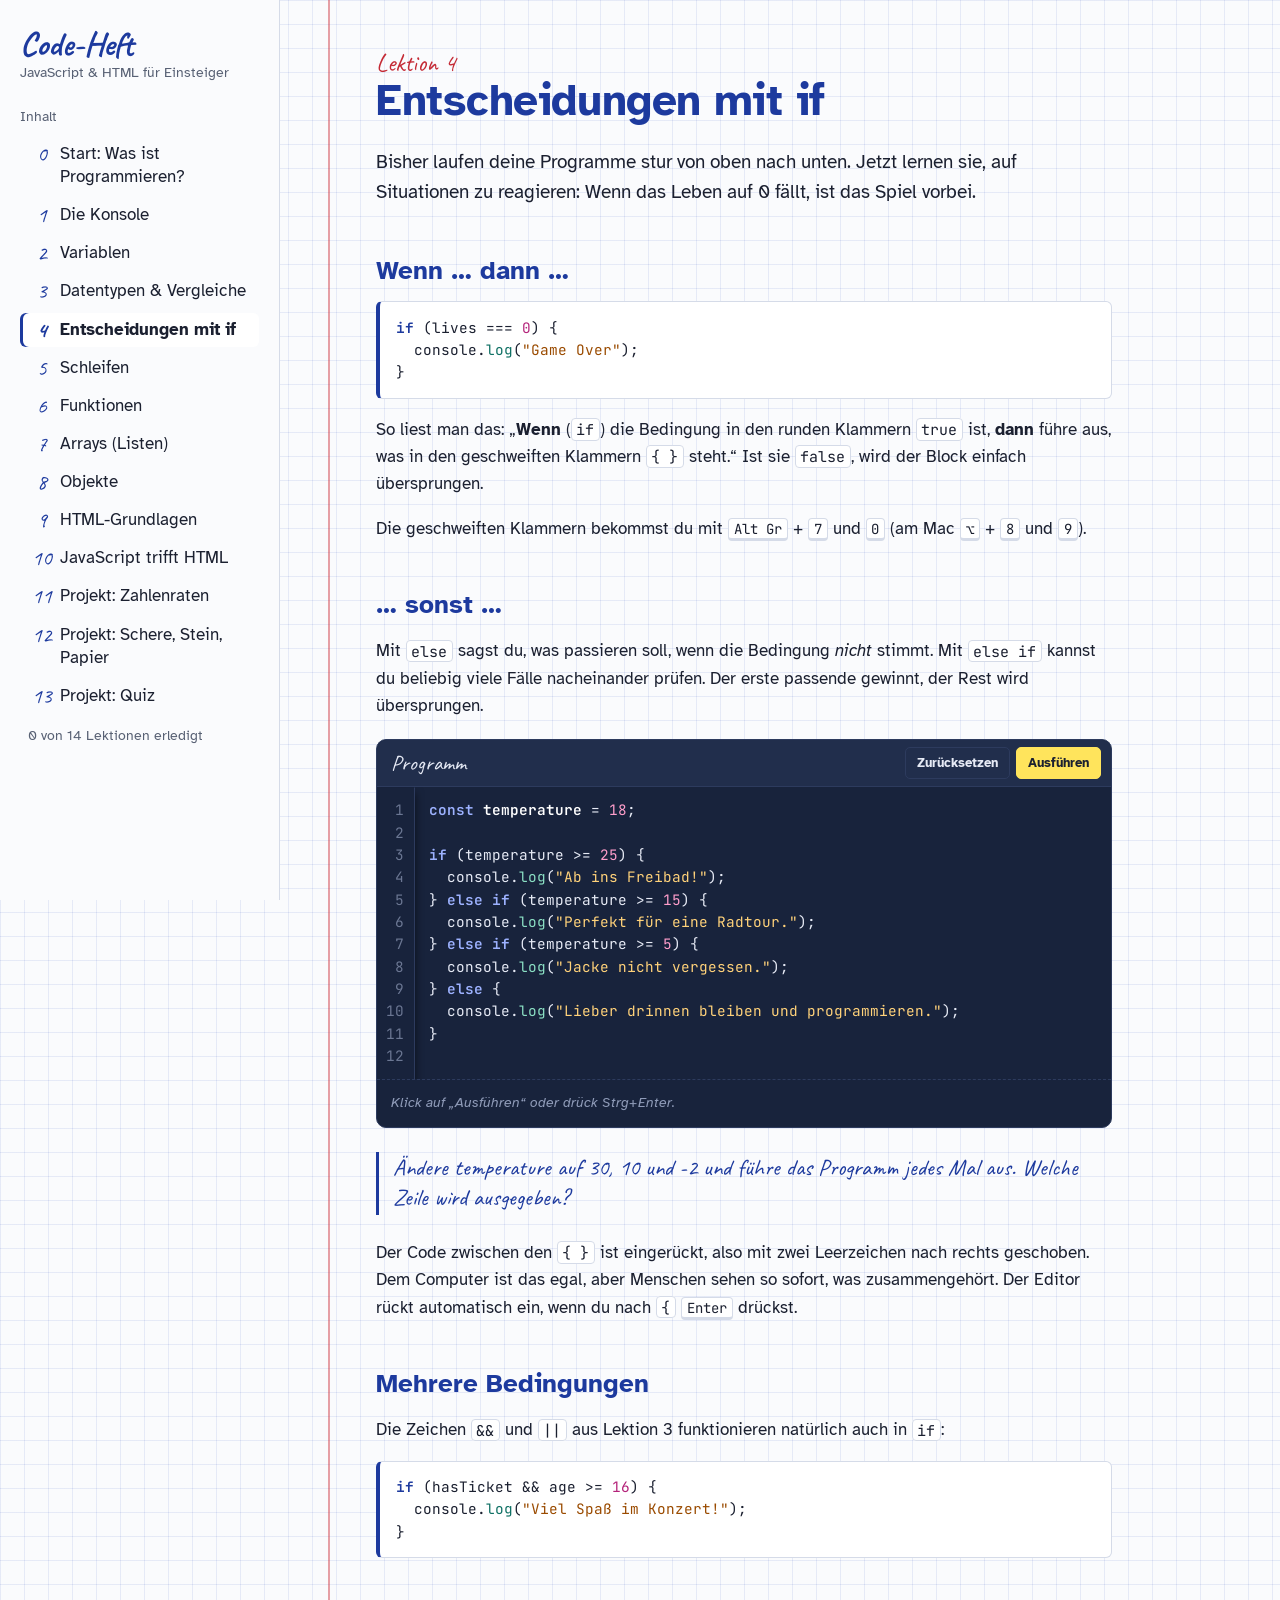
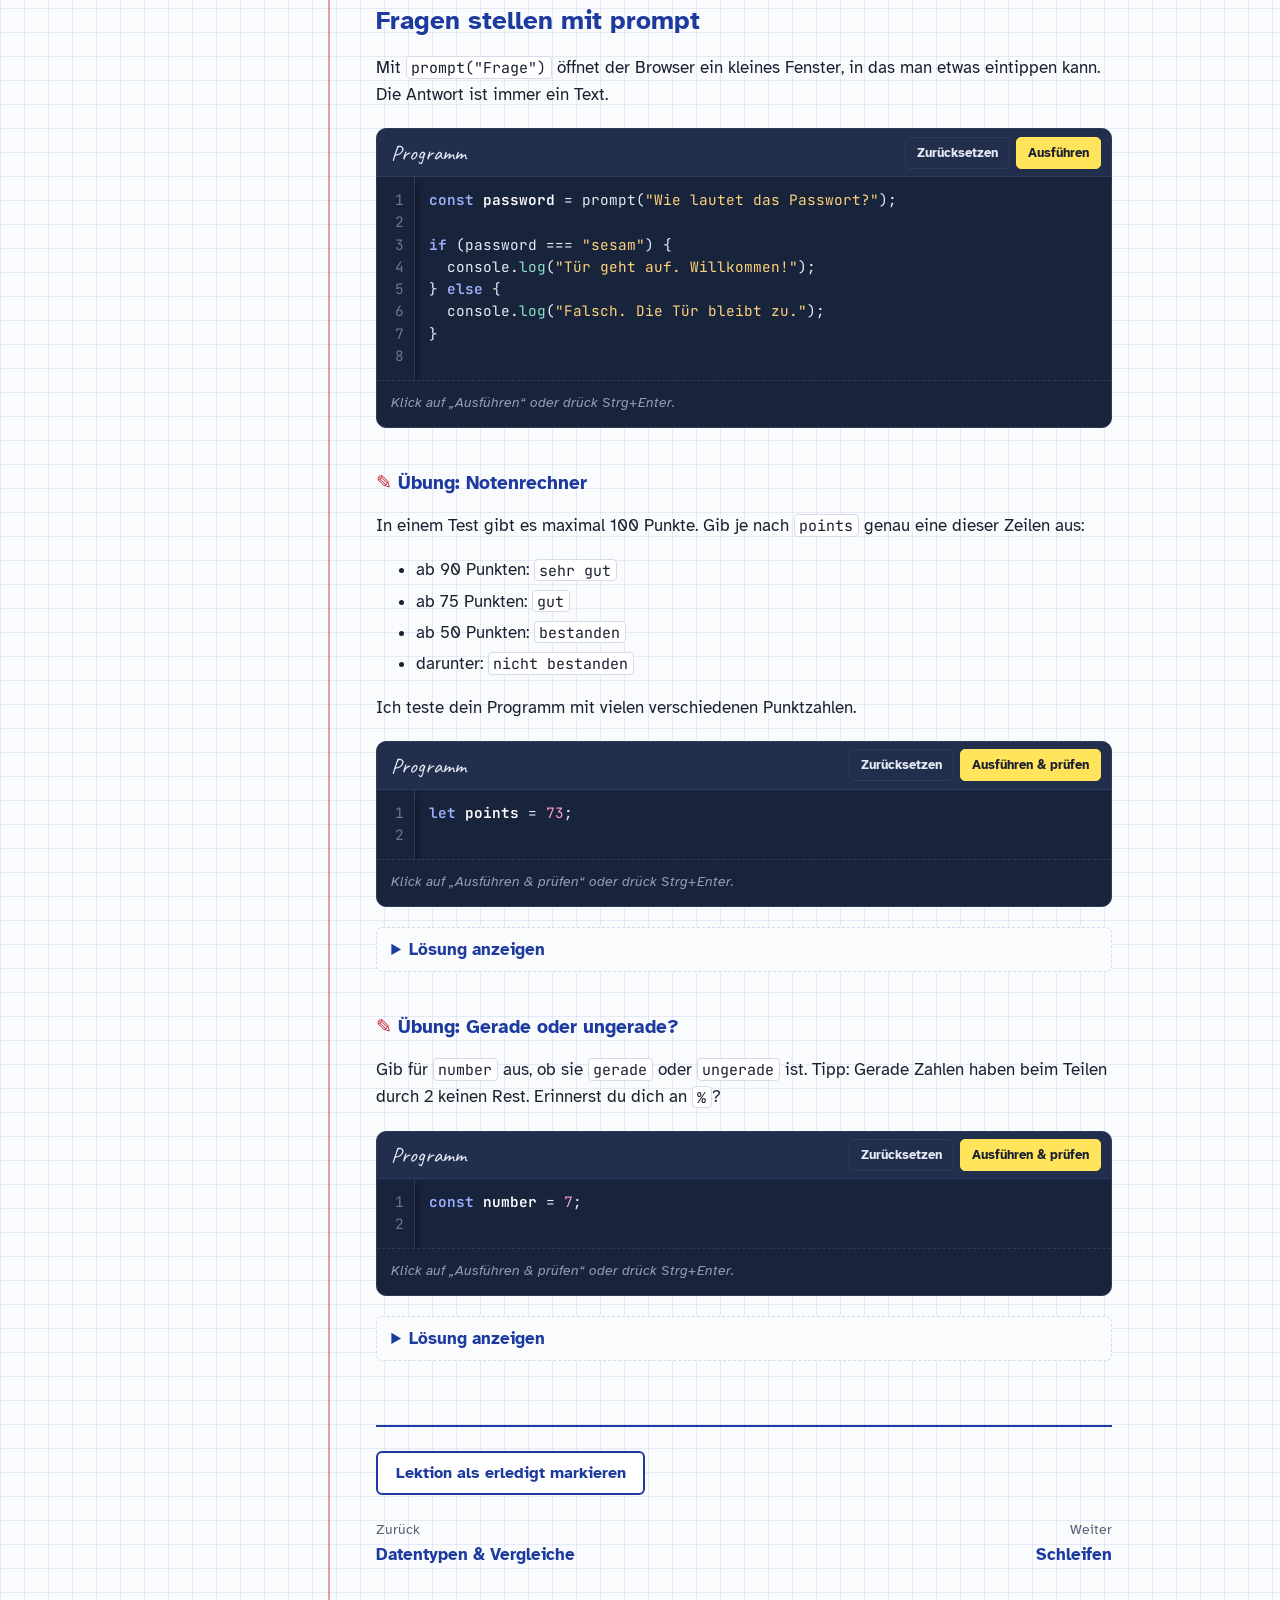
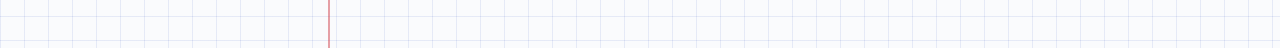
<file: lesson-04.html>
<!doctype html>
<html lang="de">
<head>
  <meta charset="utf-8">
  <meta name="viewport" content="width=device-width, initial-scale=1">
  <title>Entscheidungen mit if · Code-Heft</title>
  <link rel="preconnect" href="https://fonts.googleapis.com">
  <link rel="preconnect" href="https://fonts.gstatic.com" crossorigin>
  <link rel="stylesheet" href="https://fonts.googleapis.com/css2?family=Atkinson+Hyperlegible:ital,wght@0,400;0,700;1,400&family=Caveat:wght@500;700&family=JetBrains+Mono:wght@400;600&display=swap">
  <link rel="stylesheet" href="assets/course.css">
</head>
<body>
<main>
  <p class="lesson-number">Lektion 4</p>
  <h1>Entscheidungen mit if</h1>
  <p class="lead">Bisher laufen deine Programme stur von oben nach unten. Jetzt lernen sie, auf Situationen zu reagieren: Wenn das Leben auf 0 fällt, ist das Spiel vorbei.</p>

  <h2>Wenn … dann …</h2>
  <pre><code>if (lives === 0) {
  console.log("Game Over");
}</code></pre>
  <p>So liest man das: „<strong>Wenn</strong> (<code>if</code>) die Bedingung in den runden Klammern <code>true</code> ist, <strong>dann</strong> führe aus, was in den geschweiften Klammern <code>{ }</code> steht.“ Ist sie <code>false</code>, wird der Block einfach übersprungen.</p>
  <p>Die geschweiften Klammern bekommst du mit <kbd>Alt Gr</kbd> + <kbd>7</kbd> und <kbd>0</kbd> (am Mac <kbd>⌥</kbd> + <kbd>8</kbd> und <kbd>9</kbd>).</p>

  <h2>… sonst …</h2>
  <p>Mit <code>else</code> sagst du, was passieren soll, wenn die Bedingung <em>nicht</em> stimmt. Mit <code>else if</code> kannst du beliebig viele Fälle nacheinander prüfen. Der erste passende gewinnt, der Rest wird übersprungen.</p>

  <js-editor name="lesson-04-demo">
    <textarea>
const temperature = 18;

if (temperature >= 25) {
  console.log("Ab ins Freibad!");
} else if (temperature >= 15) {
  console.log("Perfekt für eine Radtour.");
} else if (temperature >= 5) {
  console.log("Jacke nicht vergessen.");
} else {
  console.log("Lieber drinnen bleiben und programmieren.");
}
</textarea>
  </js-editor>

  <p class="note">Ändere temperature auf 30, 10 und -2 und führe das Programm jedes Mal aus. Welche Zeile wird ausgegeben?</p>

  <p>Der Code zwischen den <code>{ }</code> ist eingerückt, also mit zwei Leerzeichen nach rechts geschoben. Dem Computer ist das egal, aber Menschen sehen so sofort, was zusammengehört. Der Editor rückt automatisch ein, wenn du nach <code>{</code> <kbd>Enter</kbd> drückst.</p>

  <h2>Mehrere Bedingungen</h2>
  <p>Die Zeichen <code>&amp;&amp;</code> und <code>||</code> aus Lektion 3 funktionieren natürlich auch in <code>if</code>:</p>
  <pre><code>if (hasTicket &amp;&amp; age &gt;= 16) {
  console.log("Viel Spaß im Konzert!");
}</code></pre>

  <h2>Fragen stellen mit prompt</h2>
  <p>Mit <code>prompt("Frage")</code> öffnet der Browser ein kleines Fenster, in das man etwas eintippen kann. Die Antwort ist immer ein Text.</p>

  <js-editor name="lesson-04-password">
    <textarea>
const password = prompt("Wie lautet das Passwort?");

if (password === "sesam") {
  console.log("Tür geht auf. Willkommen!");
} else {
  console.log("Falsch. Die Tür bleibt zu.");
}
</textarea>
  </js-editor>

  <section class="exercise">
    <h3>Übung: Notenrechner</h3>
    <p>In einem Test gibt es maximal 100 Punkte. Gib je nach <code>points</code> genau eine dieser Zeilen aus:</p>
    <ul>
      <li>ab 90 Punkten: <code>sehr gut</code></li>
      <li>ab 75 Punkten: <code>gut</code></li>
      <li>ab 50 Punkten: <code>bestanden</code></li>
      <li>darunter: <code>nicht bestanden</code></li>
    </ul>
    <p>Ich teste dein Programm mit vielen verschiedenen Punktzahlen.</p>
    <js-editor check="lesson-04-grade">
      <textarea>
let points = 73;

</textarea>
    </js-editor>
    <details class="solution"><summary>Lösung anzeigen</summary>
      <pre><code>let points = 73;

if (points &gt;= 90) {
  console.log("sehr gut");
} else if (points &gt;= 75) {
  console.log("gut");
} else if (points &gt;= 50) {
  console.log("bestanden");
} else {
  console.log("nicht bestanden");
}</code></pre>
      <p>Die Reihenfolge ist wichtig: Würdest du zuerst <code>points &gt;= 50</code> prüfen, bekäme auch jemand mit 95 Punkten nur „bestanden“.</p>
    </details>
  </section>

  <section class="exercise">
    <h3>Übung: Gerade oder ungerade?</h3>
    <p>Gib für <code>number</code> aus, ob sie <code>gerade</code> oder <code>ungerade</code> ist. Tipp: Gerade Zahlen haben beim Teilen durch 2 keinen Rest. Erinnerst du dich an <code>%</code>?</p>
    <js-editor check="lesson-04-even">
      <textarea>
const number = 7;

</textarea>
    </js-editor>
    <details class="solution"><summary>Lösung anzeigen</summary>
      <pre><code>if (number % 2 === 0) {
  console.log("gerade");
} else {
  console.log("ungerade");
}</code></pre>
    </details>
  </section>
</main>
<script src="assets/course.js"></script>
<script>
  Course.check('lesson-04-grade', ({ run, replaceValue }) => {
    const expectedFor = (points) =>
      points >= 90 ? 'sehr gut' : points >= 75 ? 'gut' : points >= 50 ? 'bestanden' : 'nicht bestanden';
    for (const points of [73, 100, 90, 89, 75, 74, 50, 49, 0]) {
      const testCode = replaceValue('points', points);
      if (!testCode) return 'Lass die Zeile let points = … bitte stehen.';
      const { logs, error } = run(testCode);
      if (error) return `Bei points = ${points} gibt es einen Fehler: ${error.message}`;
      if (logs.length !== 1) return `Bei points = ${points} gibt es ${logs.length} Ausgaben. Es soll genau eine sein. Nutze else if.`;
      if (logs[0] !== expectedFor(points)) {
        return `Bei ${points} Punkten kommt „${logs[0]}“ raus, richtig wäre „${expectedFor(points)}“.`;
      }
    }
    return true;
  });

  Course.check('lesson-04-even', ({ run, replaceValue }) => {
    for (const number of [7, 4, 0, 13, 100]) {
      const testCode = replaceValue('number', number);
      if (!testCode) return 'Lass die Zeile const number = … bitte stehen.';
      const { logs } = run(testCode);
      const expected = number % 2 === 0 ? 'gerade' : 'ungerade';
      if (logs[logs.length - 1] !== expected) {
        return `Bei ${number} kommt „${logs[logs.length - 1] ?? 'nichts'}“ raus, richtig wäre „${expected}“.`;
      }
    }
    return true;
  });
</script>
</body>
</html>
</file>
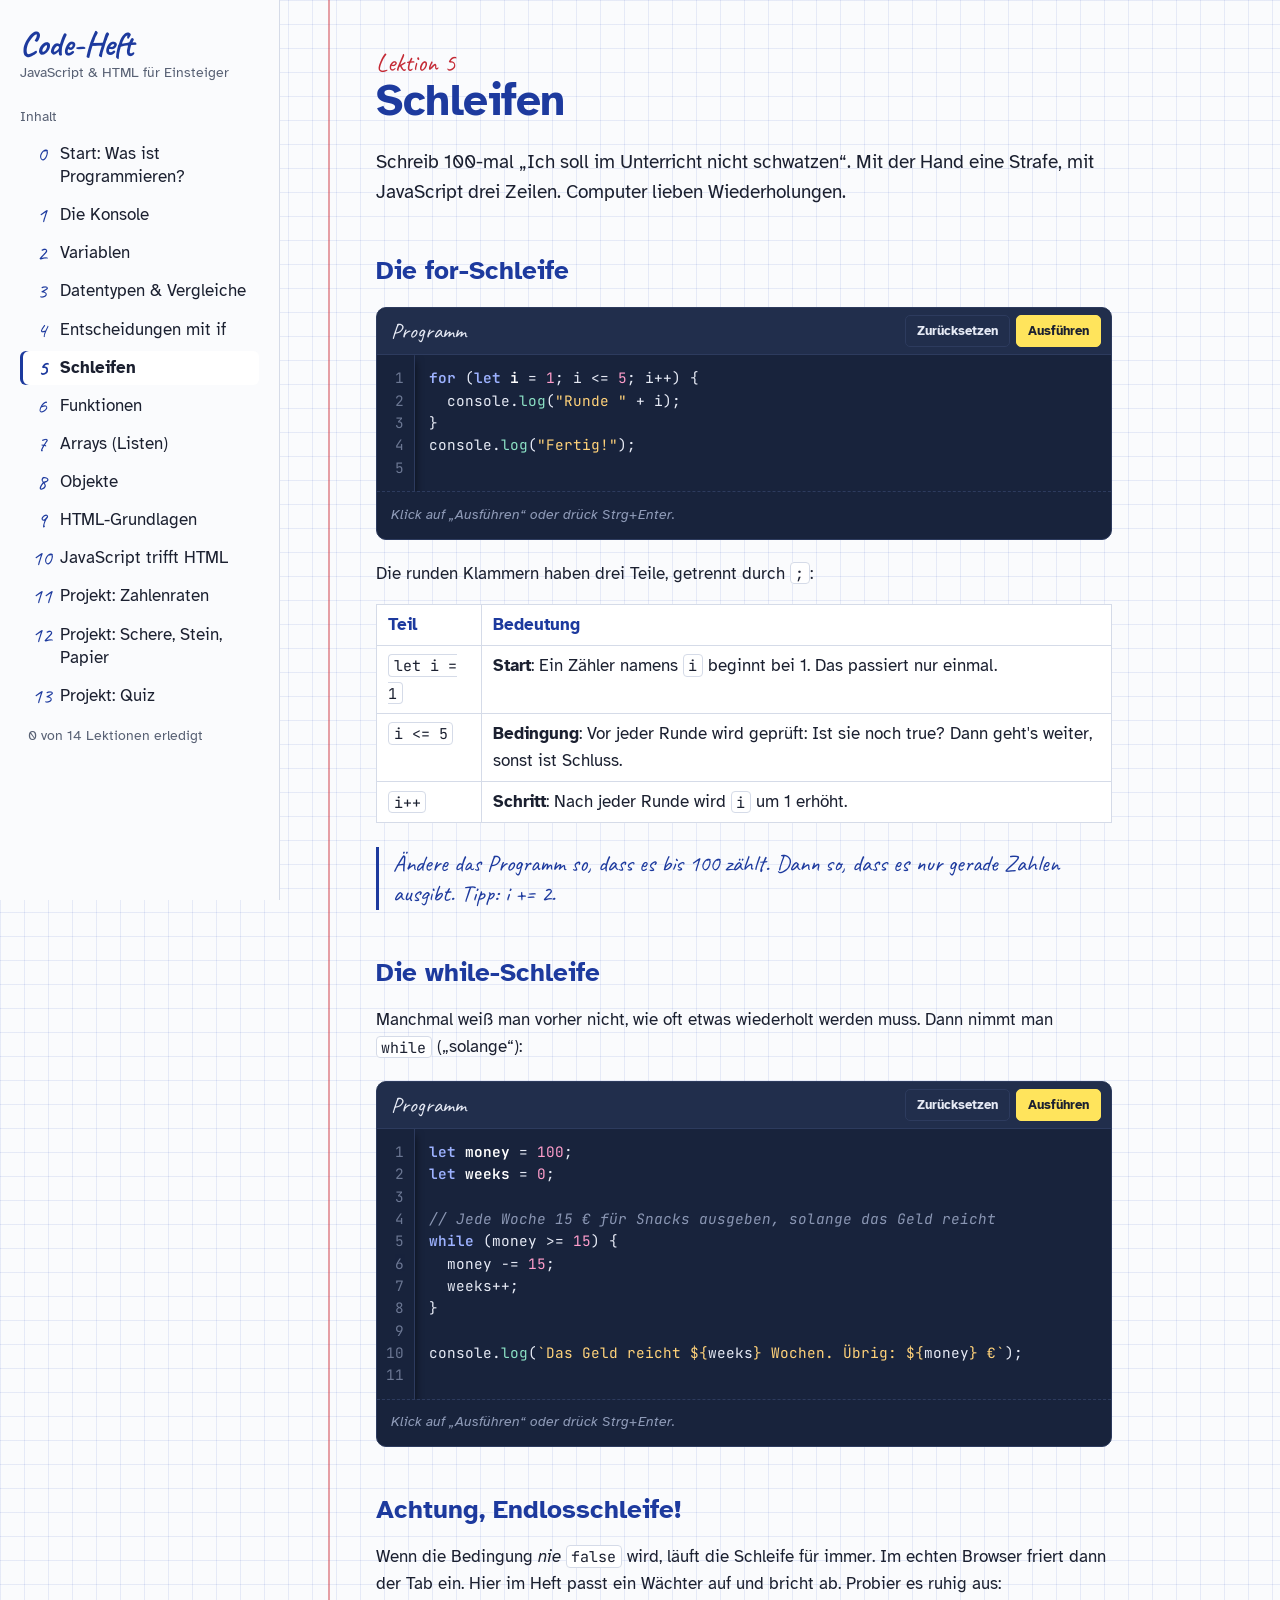
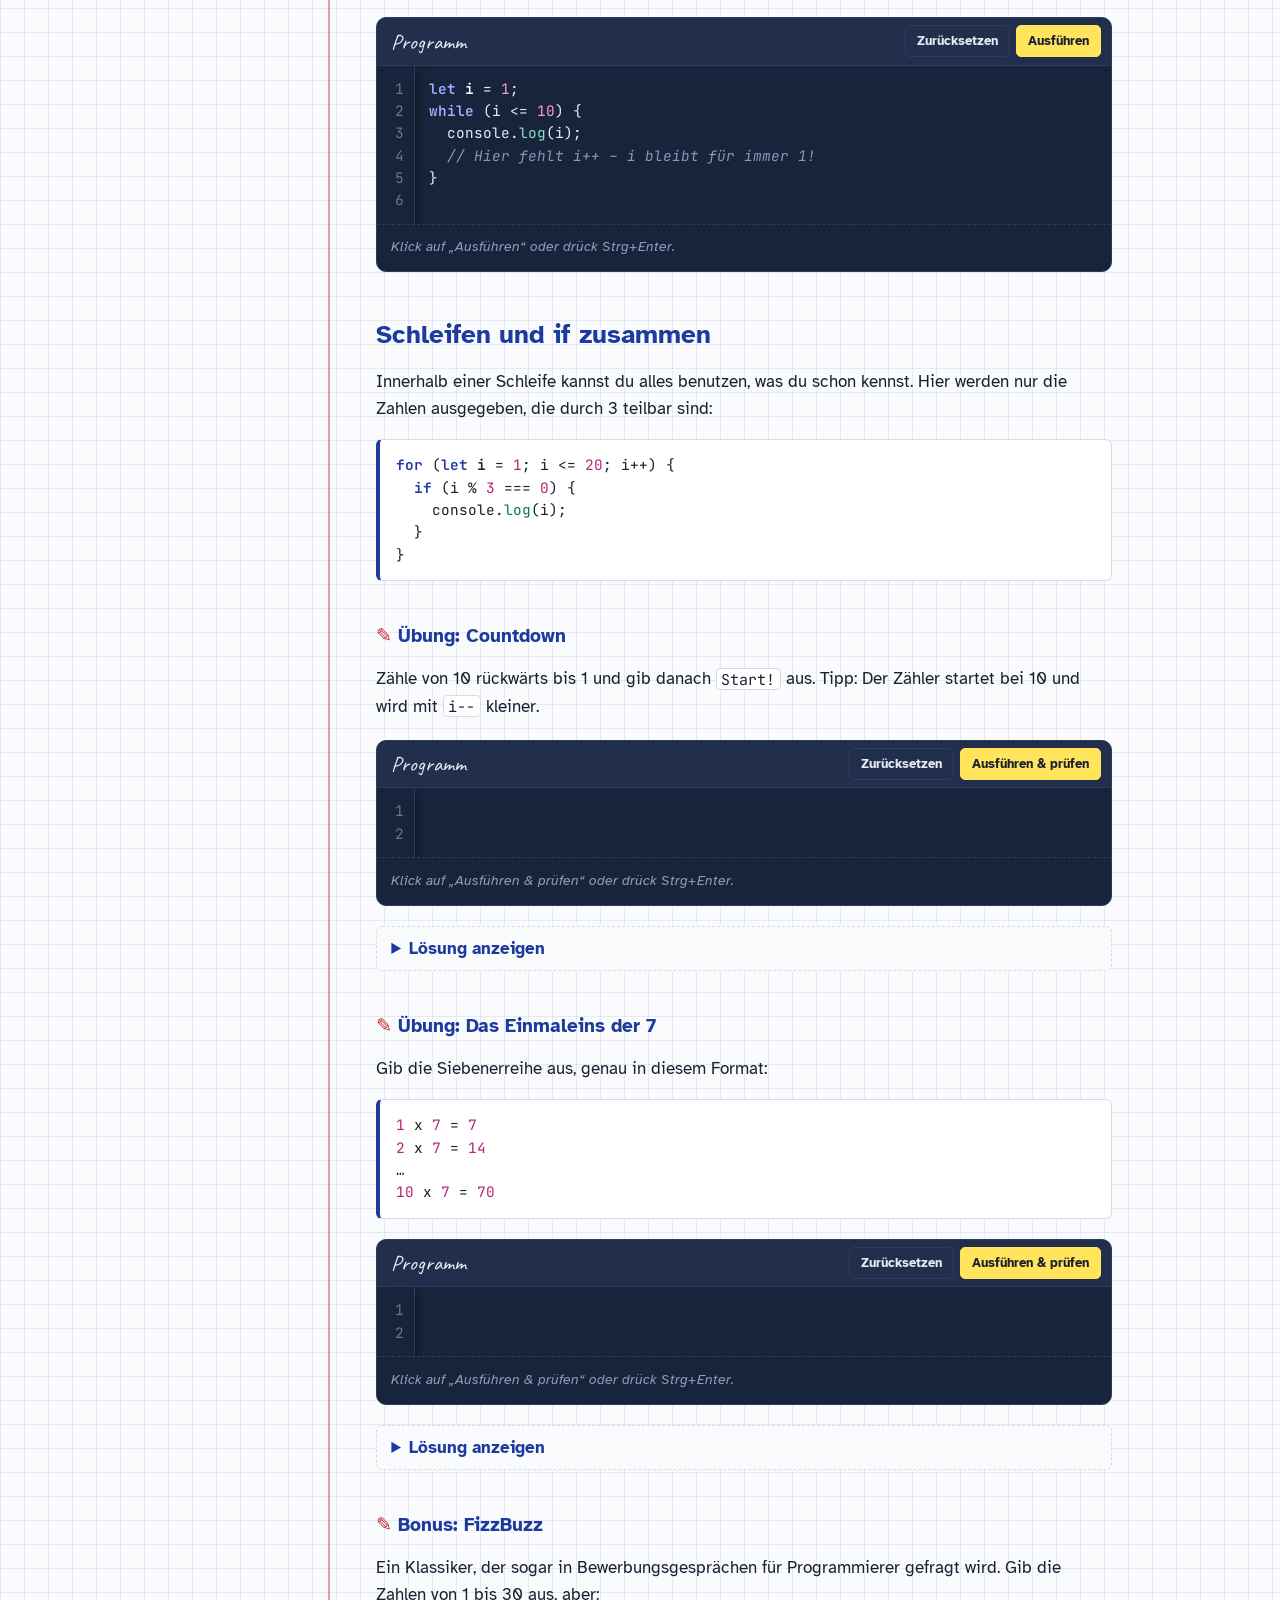
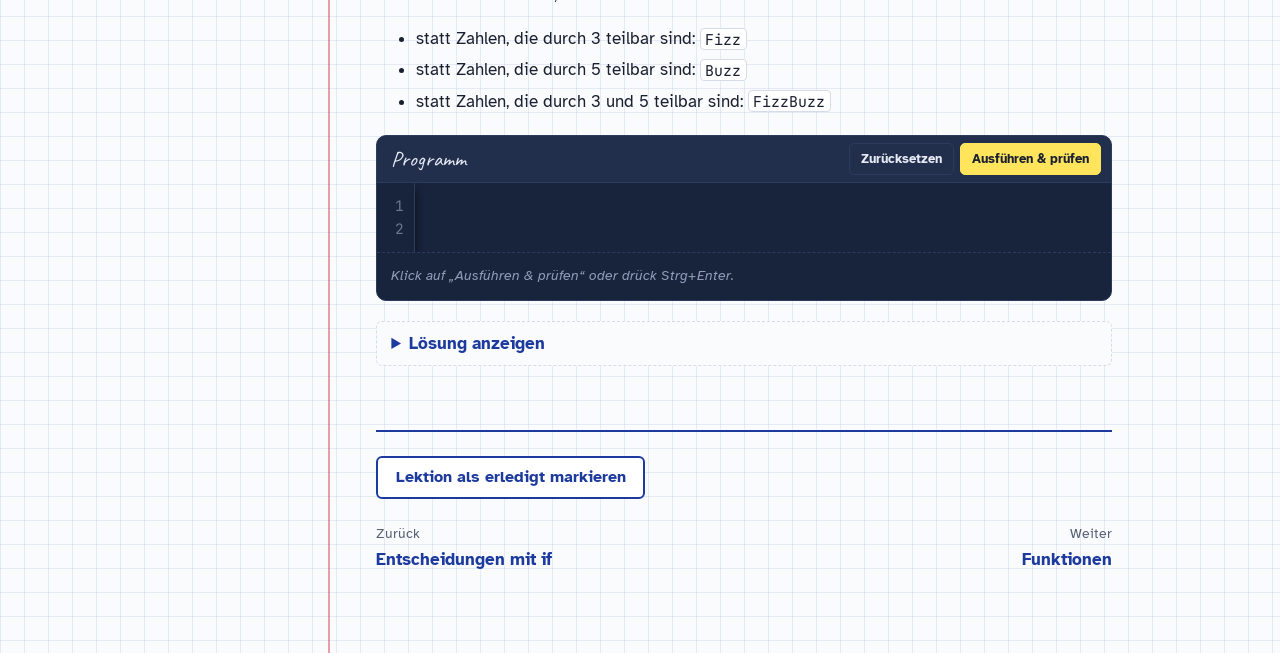
<file: lesson-05.html>
<!doctype html>
<html lang="de">
<head>
  <meta charset="utf-8">
  <meta name="viewport" content="width=device-width, initial-scale=1">
  <title>Schleifen · Code-Heft</title>
  <link rel="preconnect" href="https://fonts.googleapis.com">
  <link rel="preconnect" href="https://fonts.gstatic.com" crossorigin>
  <link rel="stylesheet" href="https://fonts.googleapis.com/css2?family=Atkinson+Hyperlegible:ital,wght@0,400;0,700;1,400&family=Caveat:wght@500;700&family=JetBrains+Mono:wght@400;600&display=swap">
  <link rel="stylesheet" href="assets/course.css">
</head>
<body>
<main>
  <p class="lesson-number">Lektion 5</p>
  <h1>Schleifen</h1>
  <p class="lead">Schreib 100-mal „Ich soll im Unterricht nicht schwatzen“. Mit der Hand eine Strafe, mit JavaScript drei Zeilen. Computer lieben Wiederholungen.</p>

  <h2>Die for-Schleife</h2>
  <js-editor name="lesson-05-demo">
    <textarea>
for (let i = 1; i <= 5; i++) {
  console.log("Runde " + i);
}
console.log("Fertig!");
</textarea>
  </js-editor>

  <p>Die runden Klammern haben drei Teile, getrennt durch <code>;</code>:</p>
  <table>
    <tr><th>Teil</th><th>Bedeutung</th></tr>
    <tr><td><code>let i = 1</code></td><td><strong>Start</strong>: Ein Zähler namens <code>i</code> beginnt bei 1. Das passiert nur einmal.</td></tr>
    <tr><td><code>i &lt;= 5</code></td><td><strong>Bedingung</strong>: Vor jeder Runde wird geprüft: Ist sie noch true? Dann geht's weiter, sonst ist Schluss.</td></tr>
    <tr><td><code>i++</code></td><td><strong>Schritt</strong>: Nach jeder Runde wird <code>i</code> um 1 erhöht.</td></tr>
  </table>
  <p class="note">Ändere das Programm so, dass es bis 100 zählt. Dann so, dass es nur gerade Zahlen ausgibt. Tipp: i += 2.</p>

  <h2>Die while-Schleife</h2>
  <p>Manchmal weiß man vorher nicht, wie oft etwas wiederholt werden muss. Dann nimmt man <code>while</code> („solange“):</p>
  <js-editor name="lesson-05-while">
    <textarea>
let money = 100;
let weeks = 0;

// Jede Woche 15 € für Snacks ausgeben, solange das Geld reicht
while (money >= 15) {
  money -= 15;
  weeks++;
}

console.log(`Das Geld reicht ${weeks} Wochen. Übrig: ${money} €`);
</textarea>
  </js-editor>

  <h2>Achtung, Endlosschleife!</h2>
  <p>Wenn die Bedingung <em>nie</em> <code>false</code> wird, läuft die Schleife für immer. Im echten Browser friert dann der Tab ein. Hier im Heft passt ein Wächter auf und bricht ab. Probier es ruhig aus:</p>
  <js-editor name="lesson-05-infinite">
    <textarea>
let i = 1;
while (i <= 10) {
  console.log(i);
  // Hier fehlt i++ – i bleibt für immer 1!
}
</textarea>
  </js-editor>

  <h2>Schleifen und if zusammen</h2>
  <p>Innerhalb einer Schleife kannst du alles benutzen, was du schon kennst. Hier werden nur die Zahlen ausgegeben, die durch 3 teilbar sind:</p>
  <pre><code>for (let i = 1; i &lt;= 20; i++) {
  if (i % 3 === 0) {
    console.log(i);
  }
}</code></pre>

  <section class="exercise">
    <h3>Übung: Countdown</h3>
    <p>Zähle von 10 rückwärts bis 1 und gib danach <code>Start!</code> aus. Tipp: Der Zähler startet bei 10 und wird mit <code>i--</code> kleiner.</p>
    <js-editor check="lesson-05-countdown" success="3, 2, 1 … Start! 🚀">
      <textarea>
</textarea>
    </js-editor>
    <details class="solution"><summary>Lösung anzeigen</summary>
      <pre><code>for (let i = 10; i &gt;= 1; i--) {
  console.log(i);
}
console.log("Start!");</code></pre>
    </details>
  </section>

  <section class="exercise">
    <h3>Übung: Das Einmaleins der 7</h3>
    <p>Gib die Siebenerreihe aus, genau in diesem Format:</p>
    <pre><code>1 x 7 = 7
2 x 7 = 14
…
10 x 7 = 70</code></pre>
    <js-editor check="lesson-05-table">
      <textarea>
</textarea>
    </js-editor>
    <details class="solution"><summary>Lösung anzeigen</summary>
      <pre><code>for (let i = 1; i &lt;= 10; i++) {
  console.log(`${i} x 7 = ${i * 7}`);
}</code></pre>
    </details>
  </section>

  <section class="exercise">
    <h3>Bonus: FizzBuzz</h3>
    <p>Ein Klassiker, der sogar in Bewerbungsgesprächen für Programmierer gefragt wird. Gib die Zahlen von 1 bis 30 aus, aber:</p>
    <ul>
      <li>statt Zahlen, die durch 3 teilbar sind: <code>Fizz</code></li>
      <li>statt Zahlen, die durch 5 teilbar sind: <code>Buzz</code></li>
      <li>statt Zahlen, die durch 3 und 5 teilbar sind: <code>FizzBuzz</code></li>
    </ul>
    <js-editor check="lesson-05-fizzbuzz" success="FizzBuzz gelöst! Das schaffen nicht mal alle Bewerber.">
      <textarea>
</textarea>
    </js-editor>
    <details class="solution"><summary>Lösung anzeigen</summary>
      <pre><code>for (let i = 1; i &lt;= 30; i++) {
  if (i % 15 === 0) {
    console.log("FizzBuzz");
  } else if (i % 3 === 0) {
    console.log("Fizz");
  } else if (i % 5 === 0) {
    console.log("Buzz");
  } else {
    console.log(i);
  }
}</code></pre>
      <p>Der Trick: Den Fall „durch 3 und 5“ (also durch 15) musst du zuerst prüfen.</p>
    </details>
  </section>
</main>
<script src="assets/course.js"></script>
<script>
  // Compares the learner's output line by line and names the first difference.
  function compareLines(actual, expected) {
    for (let i = 0; i < expected.length; i++) {
      if (actual[i] === undefined) return `Nach „${expected[i - 1]}“ fehlt noch etwas. Als Nächstes käme „${expected[i]}“.`;
      if (actual[i].trim() !== expected[i]) return `Zeile ${i + 1}: Da steht „${actual[i]}“, erwartet war „${expected[i]}“.`;
    }
    if (actual.length > expected.length) return `Es gibt ${actual.length - expected.length} Ausgabe(n) zu viel: „${actual[expected.length]}“.`;
    return true;
  }

  Course.check('lesson-05-countdown', ({ logs }) =>
    compareLines(logs, ['10', '9', '8', '7', '6', '5', '4', '3', '2', '1', 'Start!']));

  Course.check('lesson-05-table', ({ logs }) =>
    compareLines(logs, Array.from({ length: 10 }, (_, i) => `${i + 1} x 7 = ${(i + 1) * 7}`)));

  Course.check('lesson-05-fizzbuzz', ({ logs }) => {
    const expected = Array.from({ length: 30 }, (_, i) => {
      const n = i + 1;
      return n % 15 === 0 ? 'FizzBuzz' : n % 3 === 0 ? 'Fizz' : n % 5 === 0 ? 'Buzz' : String(n);
    });
    return compareLines(logs, expected);
  });
</script>
</body>
</html>
</file>
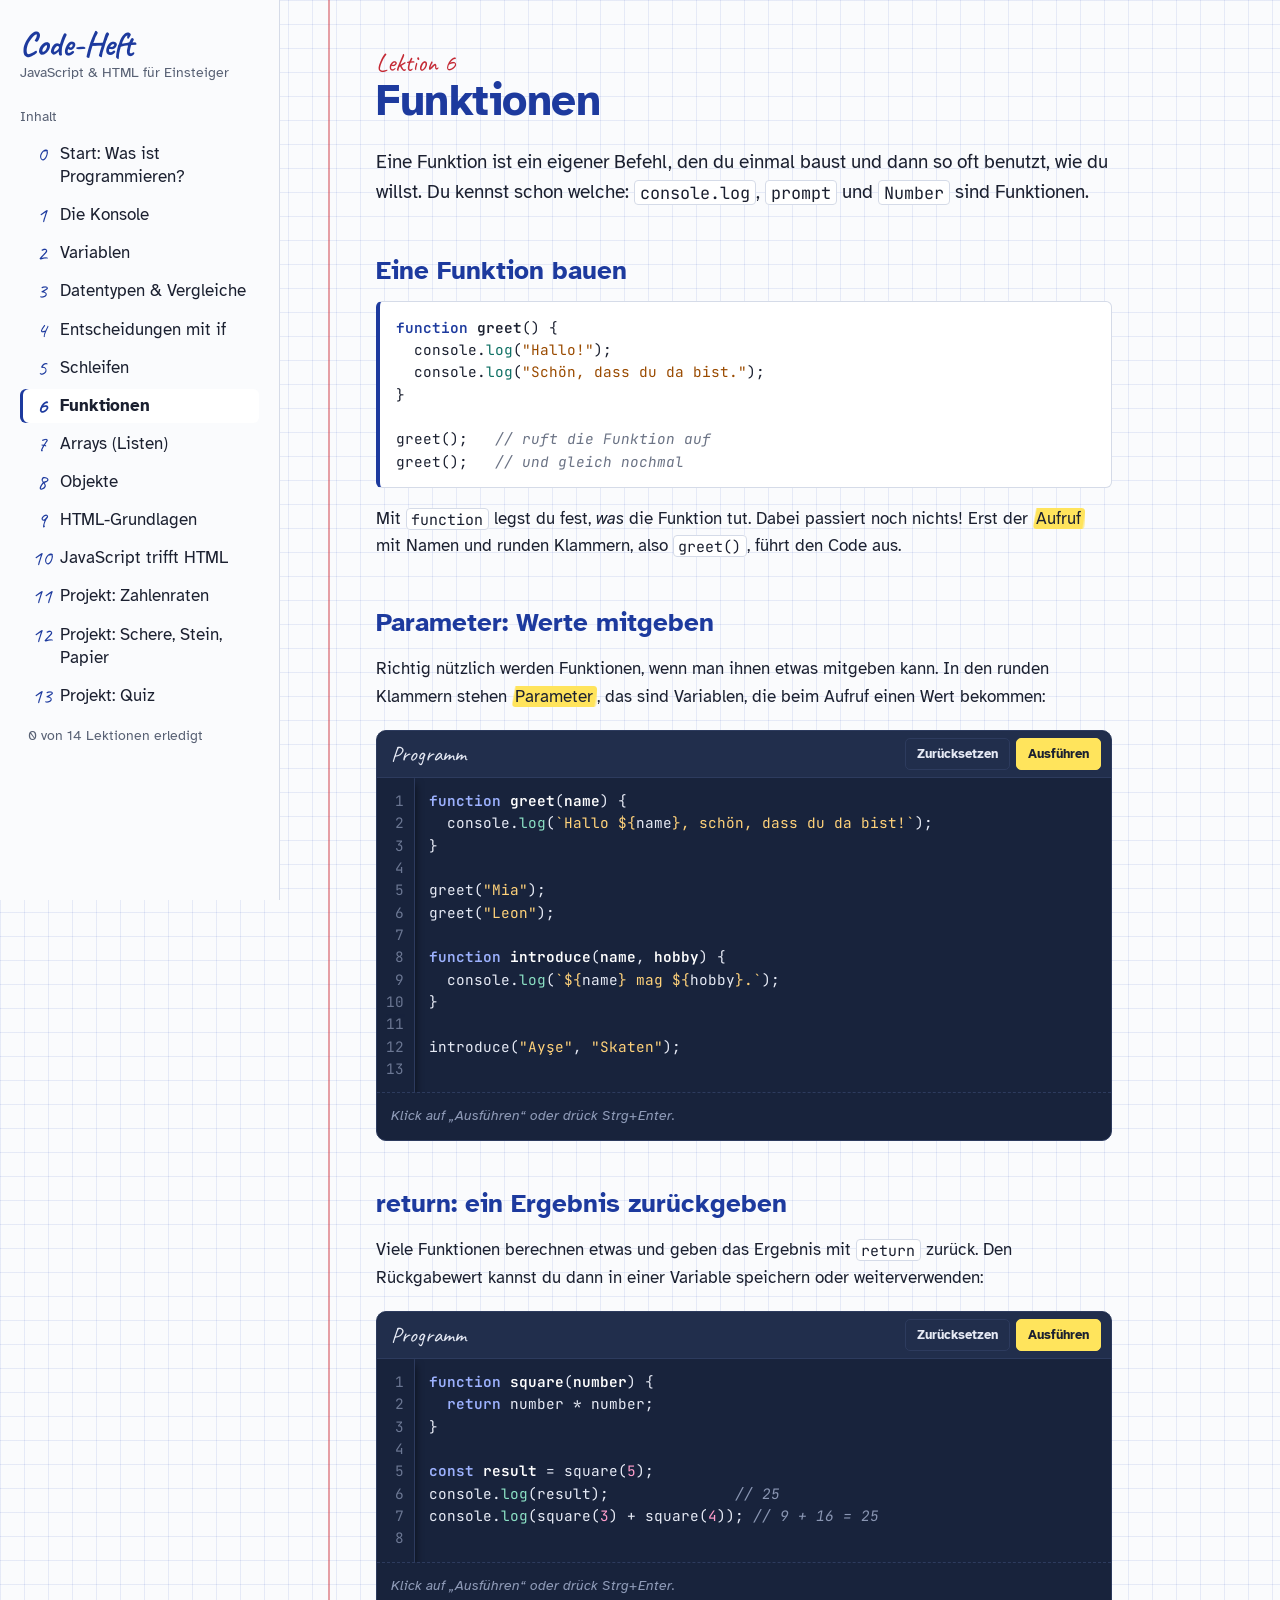
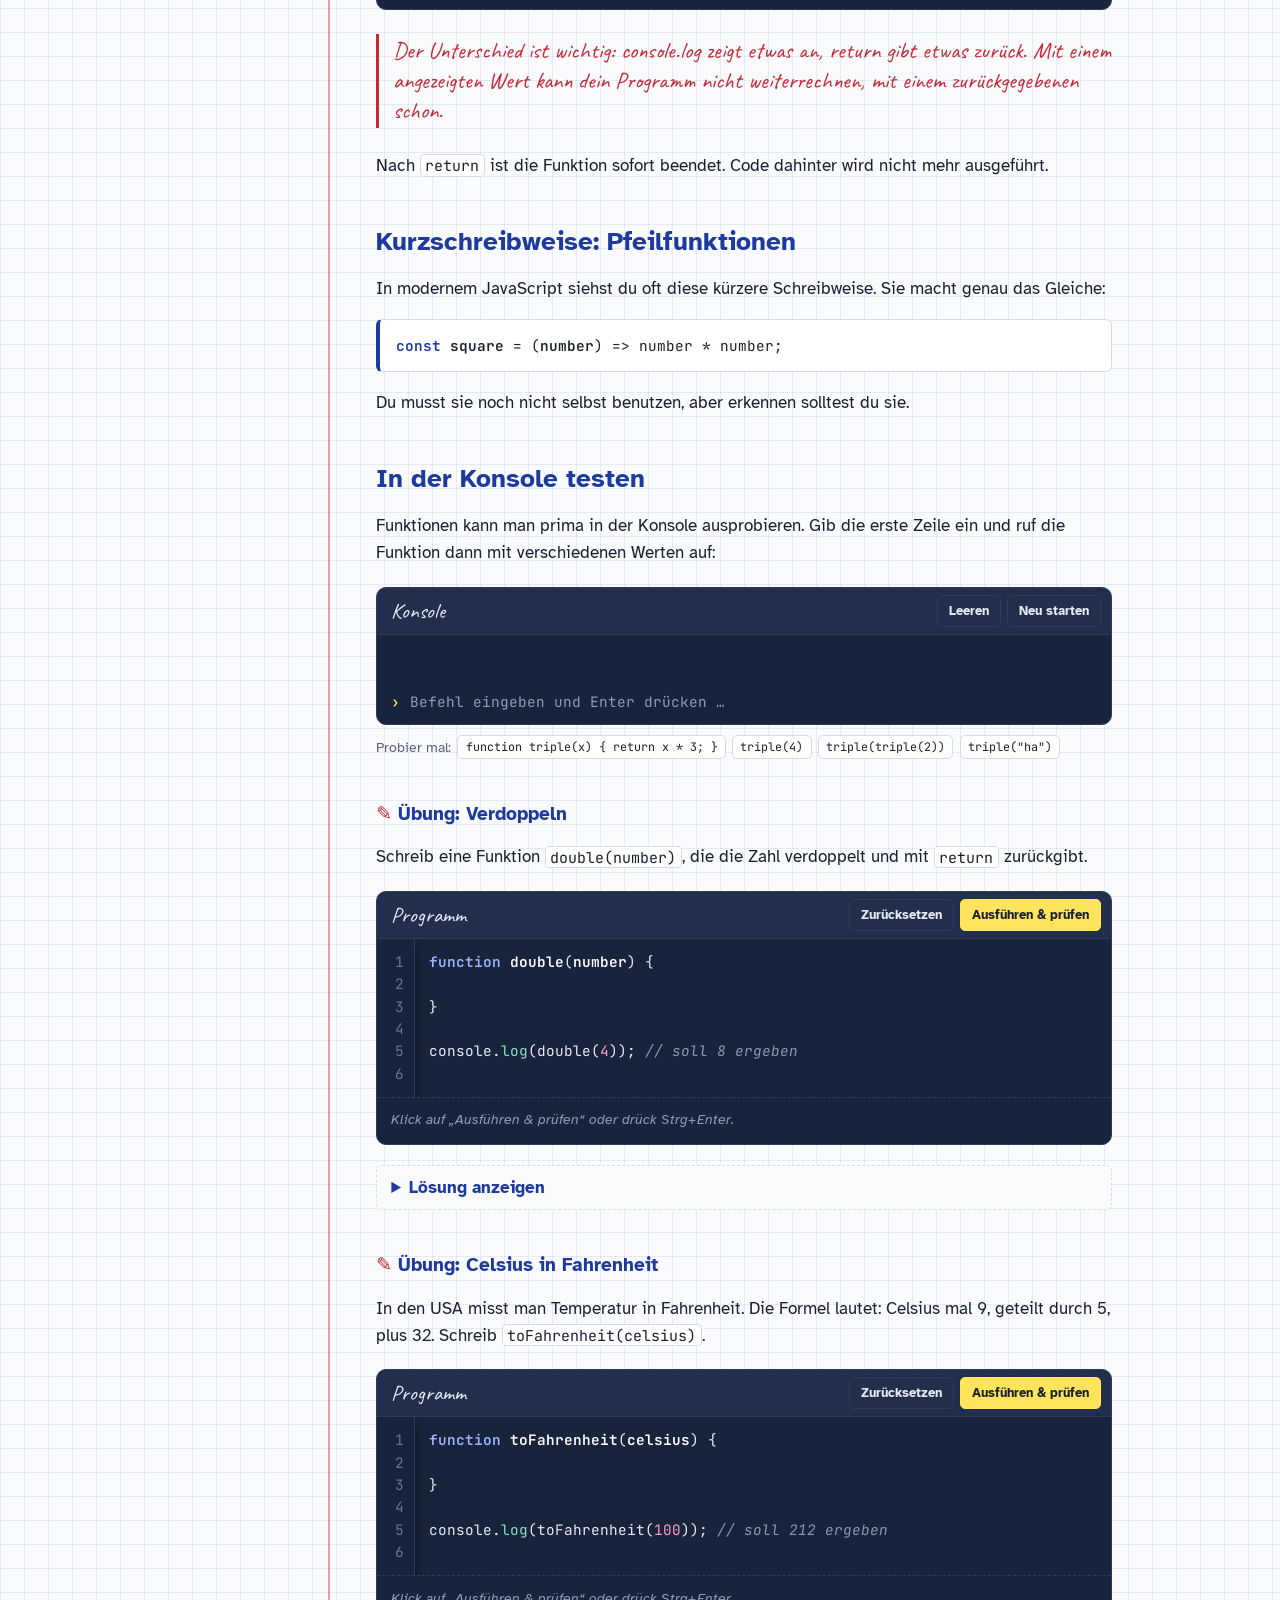
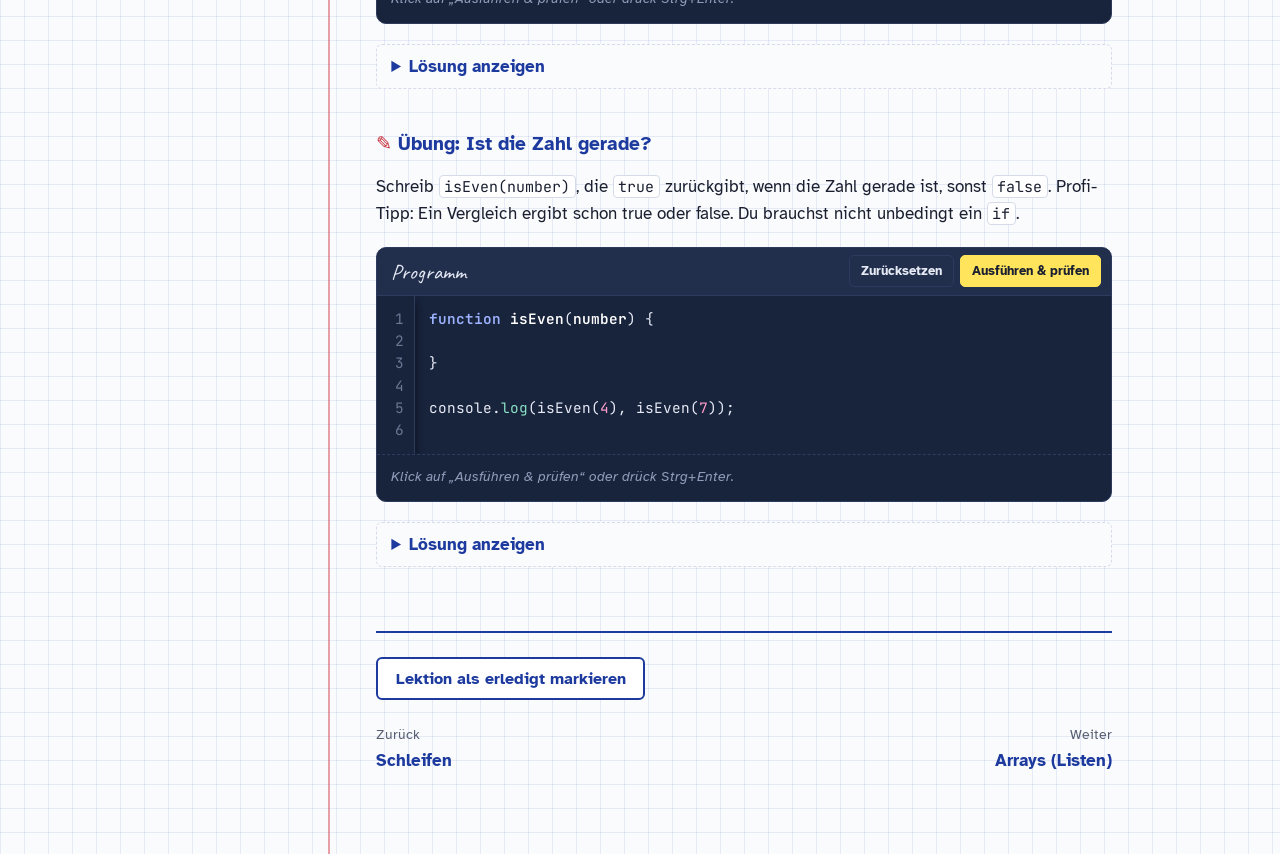
<file: lesson-06.html>
<!doctype html>
<html lang="de">
<head>
  <meta charset="utf-8">
  <meta name="viewport" content="width=device-width, initial-scale=1">
  <title>Funktionen · Code-Heft</title>
  <link rel="preconnect" href="https://fonts.googleapis.com">
  <link rel="preconnect" href="https://fonts.gstatic.com" crossorigin>
  <link rel="stylesheet" href="https://fonts.googleapis.com/css2?family=Atkinson+Hyperlegible:ital,wght@0,400;0,700;1,400&family=Caveat:wght@500;700&family=JetBrains+Mono:wght@400;600&display=swap">
  <link rel="stylesheet" href="assets/course.css">
</head>
<body>
<main>
  <p class="lesson-number">Lektion 6</p>
  <h1>Funktionen</h1>
  <p class="lead">Eine Funktion ist ein eigener Befehl, den du einmal baust und dann so oft benutzt, wie du willst. Du kennst schon welche: <code>console.log</code>, <code>prompt</code> und <code>Number</code> sind Funktionen.</p>

  <h2>Eine Funktion bauen</h2>
  <pre><code>function greet() {
  console.log("Hallo!");
  console.log("Schön, dass du da bist.");
}

greet();   // ruft die Funktion auf
greet();   // und gleich nochmal</code></pre>
  <p>Mit <code>function</code> legst du fest, <em>was</em> die Funktion tut. Dabei passiert noch nichts! Erst der <mark>Aufruf</mark> mit Namen und runden Klammern, also <code>greet()</code>, führt den Code aus.</p>

  <h2>Parameter: Werte mitgeben</h2>
  <p>Richtig nützlich werden Funktionen, wenn man ihnen etwas mitgeben kann. In den runden Klammern stehen <mark>Parameter</mark>, das sind Variablen, die beim Aufruf einen Wert bekommen:</p>
  <js-editor name="lesson-06-params">
    <textarea>
function greet(name) {
  console.log(`Hallo ${name}, schön, dass du da bist!`);
}

greet("Mia");
greet("Leon");

function introduce(name, hobby) {
  console.log(`${name} mag ${hobby}.`);
}

introduce("Ayşe", "Skaten");
</textarea>
  </js-editor>

  <h2>return: ein Ergebnis zurückgeben</h2>
  <p>Viele Funktionen berechnen etwas und geben das Ergebnis mit <code>return</code> zurück. Den Rückgabewert kannst du dann in einer Variable speichern oder weiterverwenden:</p>
  <js-editor name="lesson-06-return">
    <textarea>
function square(number) {
  return number * number;
}

const result = square(5);
console.log(result);              // 25
console.log(square(3) + square(4)); // 9 + 16 = 25
</textarea>
  </js-editor>

  <p class="note warning">Der Unterschied ist wichtig: console.log zeigt etwas an, return gibt etwas zurück. Mit einem angezeigten Wert kann dein Programm nicht weiterrechnen, mit einem zurückgegebenen schon.</p>
  <p>Nach <code>return</code> ist die Funktion sofort beendet. Code dahinter wird nicht mehr ausgeführt.</p>

  <h2>Kurzschreibweise: Pfeilfunktionen</h2>
  <p>In modernem JavaScript siehst du oft diese kürzere Schreibweise. Sie macht genau das Gleiche:</p>
  <pre><code>const square = (number) =&gt; number * number;</code></pre>
  <p>Du musst sie noch nicht selbst benutzen, aber erkennen solltest du sie.</p>

  <h2>In der Konsole testen</h2>
  <p>Funktionen kann man prima in der Konsole ausprobieren. Gib die erste Zeile ein und ruf die Funktion dann mit verschiedenen Werten auf:</p>
  <js-console>
    <code>function triple(x) { return x * 3; }</code>
    <code>triple(4)</code>
    <code>triple(triple(2))</code>
    <code>triple("ha")</code>
  </js-console>

  <section class="exercise">
    <h3>Übung: Verdoppeln</h3>
    <p>Schreib eine Funktion <code>double(number)</code>, die die Zahl verdoppelt und mit <code>return</code> zurückgibt.</p>
    <js-editor check="lesson-06-double">
      <textarea>
function double(number) {

}

console.log(double(4)); // soll 8 ergeben
</textarea>
    </js-editor>
    <details class="solution"><summary>Lösung anzeigen</summary>
      <pre><code>function double(number) {
  return number * 2;
}</code></pre>
    </details>
  </section>

  <section class="exercise">
    <h3>Übung: Celsius in Fahrenheit</h3>
    <p>In den USA misst man Temperatur in Fahrenheit. Die Formel lautet: Celsius mal 9, geteilt durch 5, plus 32. Schreib <code>toFahrenheit(celsius)</code>.</p>
    <js-editor check="lesson-06-fahrenheit">
      <textarea>
function toFahrenheit(celsius) {

}

console.log(toFahrenheit(100)); // soll 212 ergeben
</textarea>
    </js-editor>
    <details class="solution"><summary>Lösung anzeigen</summary>
      <pre><code>function toFahrenheit(celsius) {
  return celsius * 9 / 5 + 32;
}</code></pre>
    </details>
  </section>

  <section class="exercise">
    <h3>Übung: Ist die Zahl gerade?</h3>
    <p>Schreib <code>isEven(number)</code>, die <code>true</code> zurückgibt, wenn die Zahl gerade ist, sonst <code>false</code>. Profi-Tipp: Ein Vergleich ergibt schon true oder false. Du brauchst nicht unbedingt ein <code>if</code>.</p>
    <js-editor check="lesson-06-even">
      <textarea>
function isEven(number) {

}

console.log(isEven(4), isEven(7));
</textarea>
    </js-editor>
    <details class="solution"><summary>Lösung anzeigen</summary>
      <pre><code>function isEven(number) {
  return number % 2 === 0;
}</code></pre>
    </details>
  </section>
</main>
<script src="assets/course.js"></script>
<script>
  // Checks a learner function against [argument, expected] pairs.
  function checkFunction(fn, name, cases) {
    if (typeof fn !== 'function') return `Ich finde keine Funktion namens ${name}. Stimmt der Name genau?`;
    for (const [input, expected] of cases) {
      const actual = fn(input);
      if (actual === undefined) return `${name}(${input}) gibt nichts zurück. Hast du return vergessen?`;
      if (actual !== expected) return `${name}(${input}) ergibt ${JSON.stringify(actual)}, sollte aber ${JSON.stringify(expected)} sein.`;
    }
    return true;
  }

  Course.check('lesson-06-double', ({ value }) =>
    checkFunction(value('double'), 'double', [[4, 8], [0, 0], [-3, -6], [2.5, 5]]));

  Course.check('lesson-06-fahrenheit', ({ value }) =>
    checkFunction(value('toFahrenheit'), 'toFahrenheit', [[100, 212], [0, 32], [-40, -40], [20, 68]]));

  Course.check('lesson-06-even', ({ value }) =>
    checkFunction(value('isEven'), 'isEven', [[4, true], [7, false], [0, true], [13, false], [100, true]]));
</script>
</body>
</html>
</file>
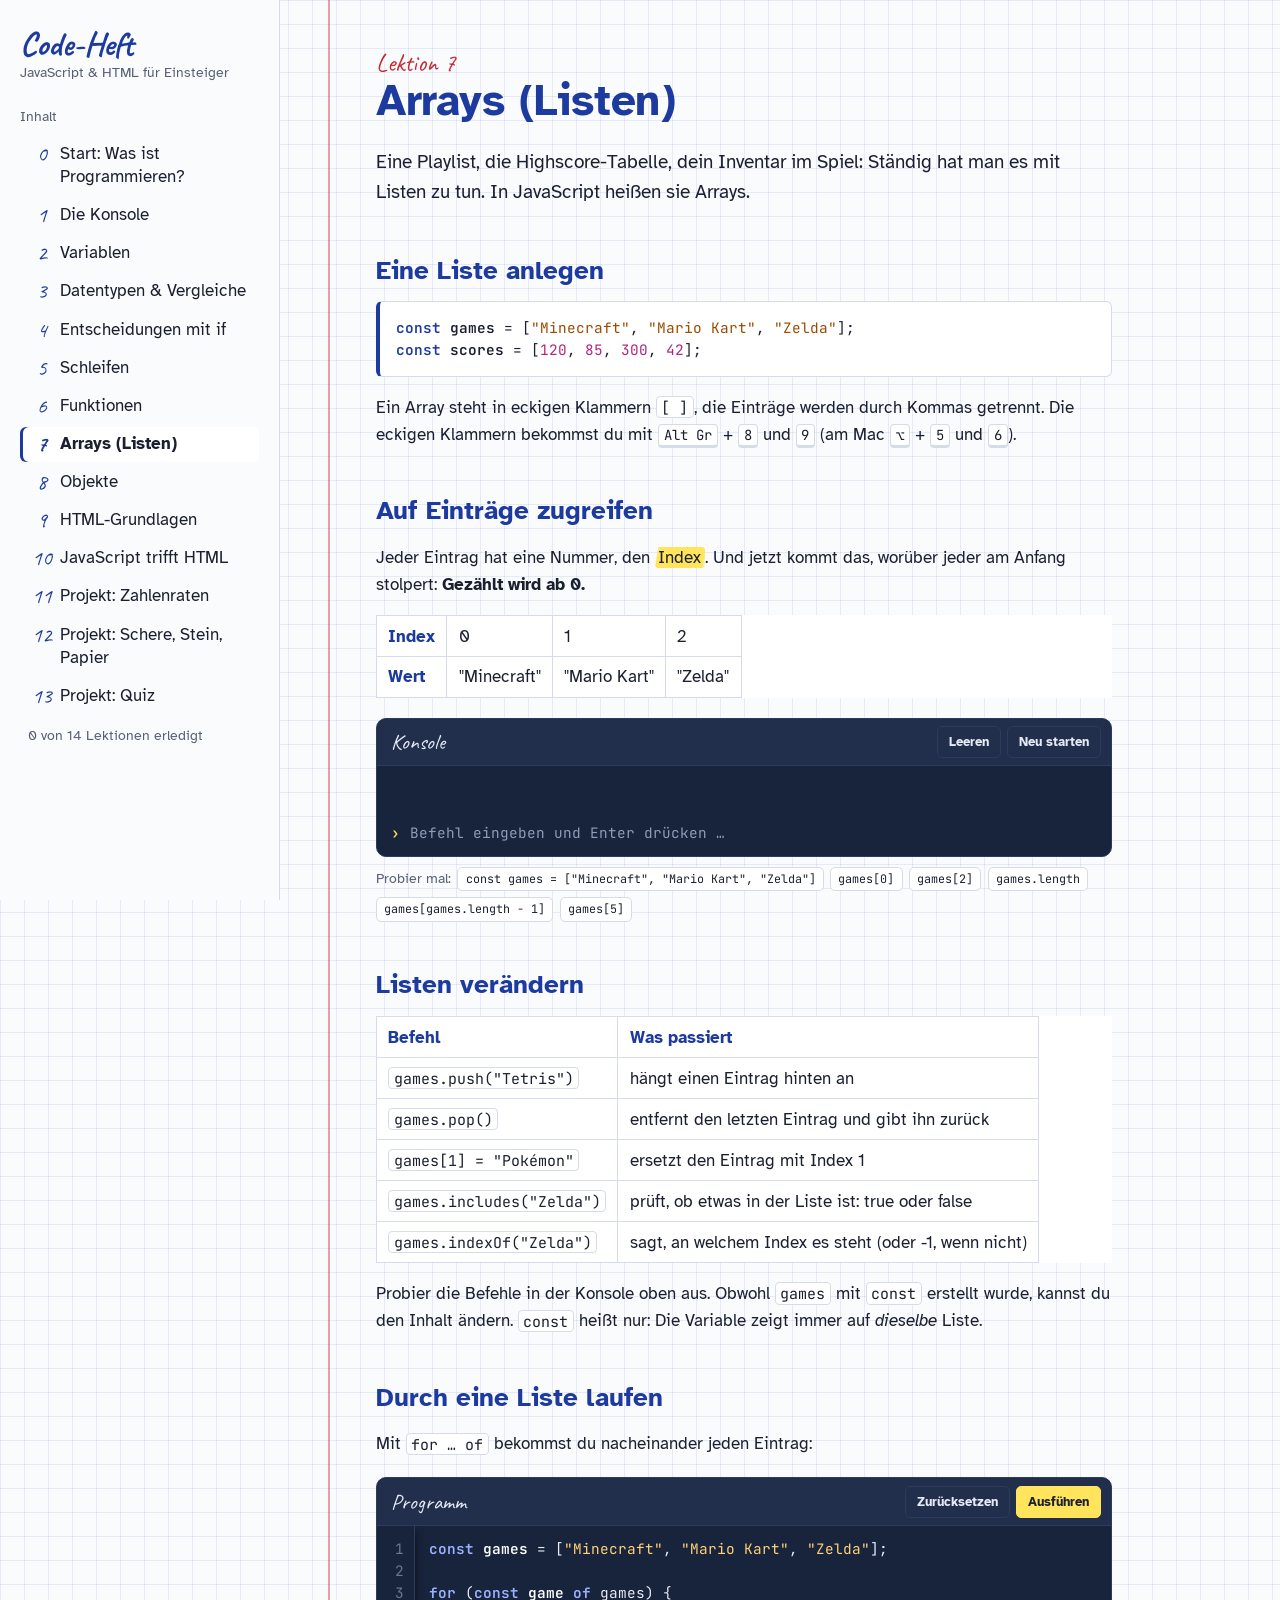
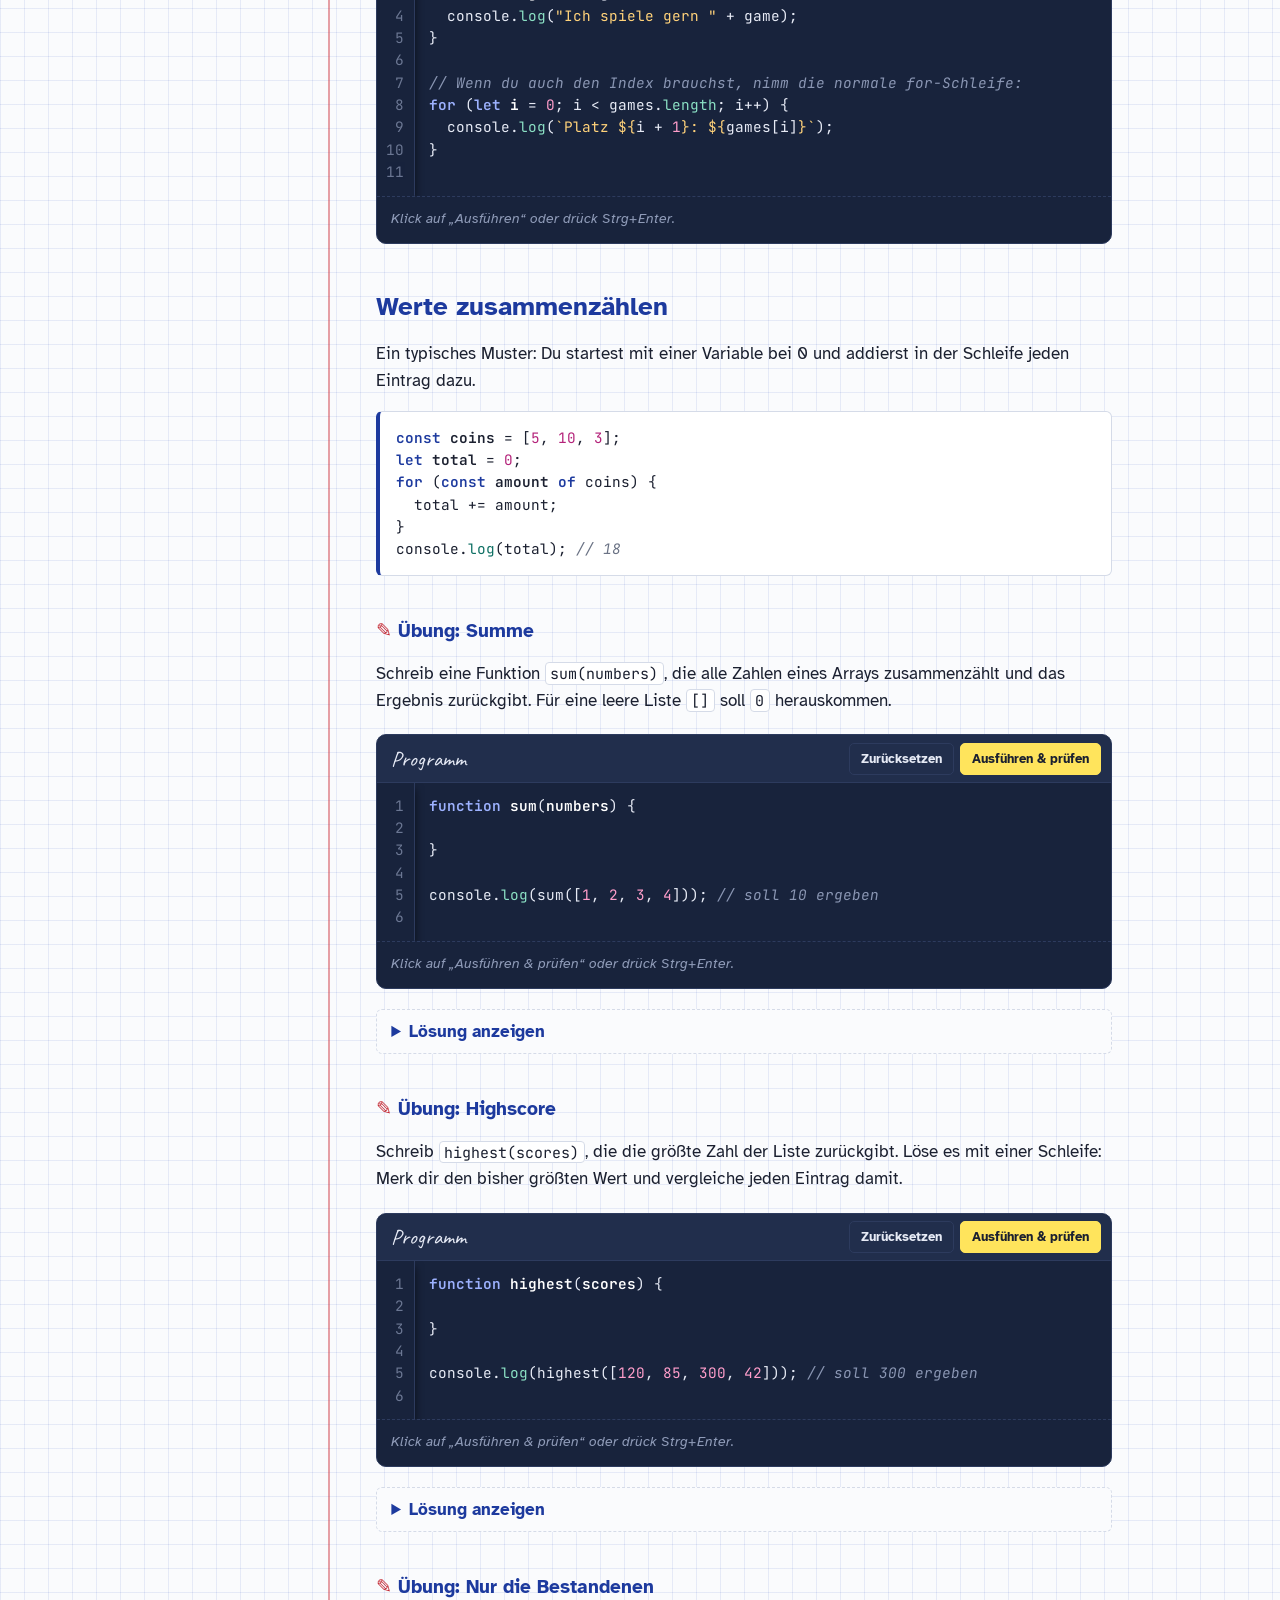
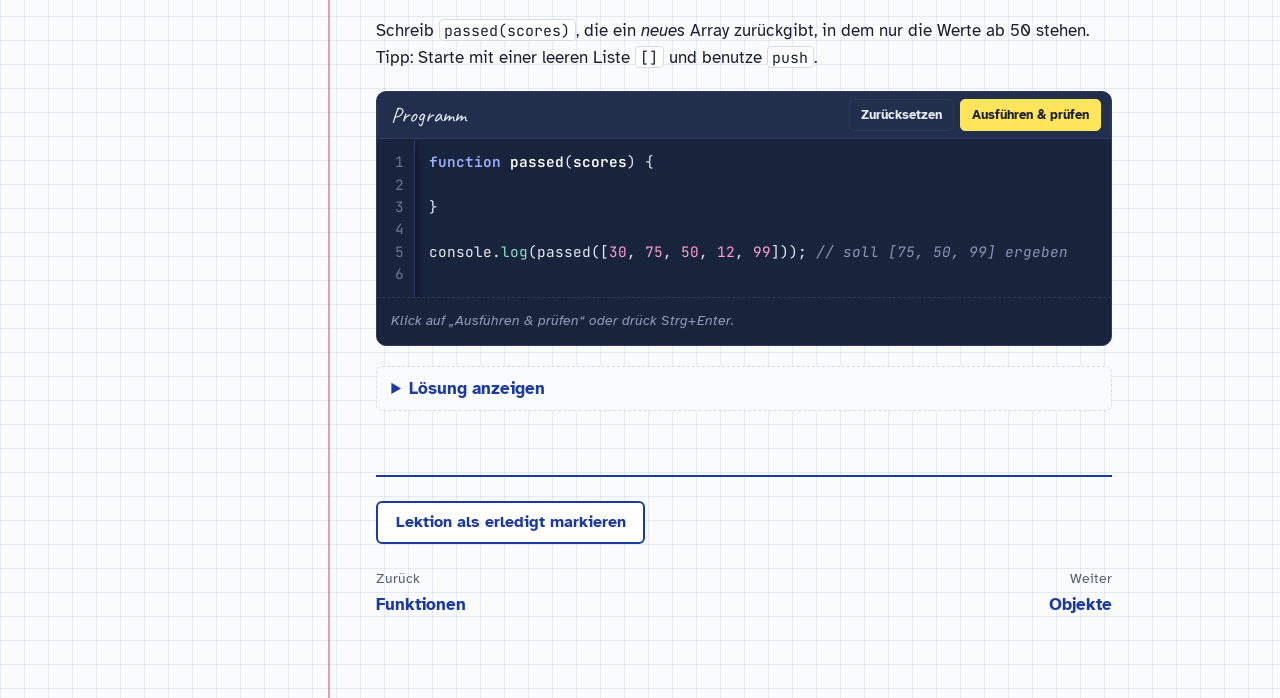
<file: lesson-07.html>
<!doctype html>
<html lang="de">
<head>
  <meta charset="utf-8">
  <meta name="viewport" content="width=device-width, initial-scale=1">
  <title>Arrays · Code-Heft</title>
  <link rel="preconnect" href="https://fonts.googleapis.com">
  <link rel="preconnect" href="https://fonts.gstatic.com" crossorigin>
  <link rel="stylesheet" href="https://fonts.googleapis.com/css2?family=Atkinson+Hyperlegible:ital,wght@0,400;0,700;1,400&family=Caveat:wght@500;700&family=JetBrains+Mono:wght@400;600&display=swap">
  <link rel="stylesheet" href="assets/course.css">
</head>
<body>
<main>
  <p class="lesson-number">Lektion 7</p>
  <h1>Arrays (Listen)</h1>
  <p class="lead">Eine Playlist, die Highscore-Tabelle, dein Inventar im Spiel: Ständig hat man es mit Listen zu tun. In JavaScript heißen sie Arrays.</p>

  <h2>Eine Liste anlegen</h2>
  <pre><code>const games = ["Minecraft", "Mario Kart", "Zelda"];
const scores = [120, 85, 300, 42];</code></pre>
  <p>Ein Array steht in eckigen Klammern <code>[ ]</code>, die Einträge werden durch Kommas getrennt. Die eckigen Klammern bekommst du mit <kbd>Alt Gr</kbd> + <kbd>8</kbd> und <kbd>9</kbd> (am Mac <kbd>⌥</kbd> + <kbd>5</kbd> und <kbd>6</kbd>).</p>

  <h2>Auf Einträge zugreifen</h2>
  <p>Jeder Eintrag hat eine Nummer, den <mark>Index</mark>. Und jetzt kommt das, worüber jeder am Anfang stolpert: <strong>Gezählt wird ab 0.</strong></p>
  <table>
    <tr><th>Index</th><td>0</td><td>1</td><td>2</td></tr>
    <tr><th>Wert</th><td>"Minecraft"</td><td>"Mario Kart"</td><td>"Zelda"</td></tr>
  </table>

  <js-console>
    <code>const games = ["Minecraft", "Mario Kart", "Zelda"]</code>
    <code>games[0]</code>
    <code>games[2]</code>
    <code>games.length</code>
    <code>games[games.length - 1]</code>
    <code>games[5]</code>
  </js-console>

  <h2>Listen verändern</h2>
  <table>
    <tr><th>Befehl</th><th>Was passiert</th></tr>
    <tr><td><code>games.push("Tetris")</code></td><td>hängt einen Eintrag hinten an</td></tr>
    <tr><td><code>games.pop()</code></td><td>entfernt den letzten Eintrag und gibt ihn zurück</td></tr>
    <tr><td><code>games[1] = "Pokémon"</code></td><td>ersetzt den Eintrag mit Index 1</td></tr>
    <tr><td><code>games.includes("Zelda")</code></td><td>prüft, ob etwas in der Liste ist: true oder false</td></tr>
    <tr><td><code>games.indexOf("Zelda")</code></td><td>sagt, an welchem Index es steht (oder -1, wenn nicht)</td></tr>
  </table>
  <p>Probier die Befehle in der Konsole oben aus. Obwohl <code>games</code> mit <code>const</code> erstellt wurde, kannst du den Inhalt ändern. <code>const</code> heißt nur: Die Variable zeigt immer auf <em>dieselbe</em> Liste.</p>

  <h2>Durch eine Liste laufen</h2>
  <p>Mit <code>for … of</code> bekommst du nacheinander jeden Eintrag:</p>
  <js-editor name="lesson-07-loop">
    <textarea>
const games = ["Minecraft", "Mario Kart", "Zelda"];

for (const game of games) {
  console.log("Ich spiele gern " + game);
}

// Wenn du auch den Index brauchst, nimm die normale for-Schleife:
for (let i = 0; i < games.length; i++) {
  console.log(`Platz ${i + 1}: ${games[i]}`);
}
</textarea>
  </js-editor>

  <h2>Werte zusammenzählen</h2>
  <p>Ein typisches Muster: Du startest mit einer Variable bei 0 und addierst in der Schleife jeden Eintrag dazu.</p>
  <pre><code>const coins = [5, 10, 3];
let total = 0;
for (const amount of coins) {
  total += amount;
}
console.log(total); // 18</code></pre>

  <section class="exercise">
    <h3>Übung: Summe</h3>
    <p>Schreib eine Funktion <code>sum(numbers)</code>, die alle Zahlen eines Arrays zusammenzählt und das Ergebnis zurückgibt. Für eine leere Liste <code>[]</code> soll <code>0</code> herauskommen.</p>
    <js-editor check="lesson-07-sum">
      <textarea>
function sum(numbers) {

}

console.log(sum([1, 2, 3, 4])); // soll 10 ergeben
</textarea>
    </js-editor>
    <details class="solution"><summary>Lösung anzeigen</summary>
      <pre><code>function sum(numbers) {
  let total = 0;
  for (const number of numbers) {
    total += number;
  }
  return total;
}</code></pre>
    </details>
  </section>

  <section class="exercise">
    <h3>Übung: Highscore</h3>
    <p>Schreib <code>highest(scores)</code>, die die größte Zahl der Liste zurückgibt. Löse es mit einer Schleife: Merk dir den bisher größten Wert und vergleiche jeden Eintrag damit.</p>
    <js-editor check="lesson-07-highest">
      <textarea>
function highest(scores) {

}

console.log(highest([120, 85, 300, 42])); // soll 300 ergeben
</textarea>
    </js-editor>
    <details class="solution"><summary>Lösung anzeigen</summary>
      <pre><code>function highest(scores) {
  let best = scores[0];
  for (const score of scores) {
    if (score &gt; best) {
      best = score;
    }
  }
  return best;
}</code></pre>
      <p>Warum startet <code>best</code> mit <code>scores[0]</code> und nicht mit 0? Überleg mal, was bei <code>[-5, -2, -9]</code> passieren würde.</p>
    </details>
  </section>

  <section class="exercise">
    <h3>Übung: Nur die Bestandenen</h3>
    <p>Schreib <code>passed(scores)</code>, die ein <em>neues</em> Array zurückgibt, in dem nur die Werte ab 50 stehen. Tipp: Starte mit einer leeren Liste <code>[]</code> und benutze <code>push</code>.</p>
    <js-editor check="lesson-07-passed">
      <textarea>
function passed(scores) {

}

console.log(passed([30, 75, 50, 12, 99])); // soll [75, 50, 99] ergeben
</textarea>
    </js-editor>
    <details class="solution"><summary>Lösung anzeigen</summary>
      <pre><code>function passed(scores) {
  const result = [];
  for (const score of scores) {
    if (score &gt;= 50) {
      result.push(score);
    }
  }
  return result;
}</code></pre>
    </details>
  </section>
</main>
<script src="assets/course.js"></script>
<script>
  // Compares via JSON so arrays from the sandbox iframe can be checked too.
  function checkFunction(fn, name, cases) {
    if (typeof fn !== 'function') return `Ich finde keine Funktion namens ${name}. Stimmt der Name genau?`;
    for (const [input, expected] of cases) {
      const label = `${name}(${JSON.stringify(input)})`;
      const actual = fn(input.slice());
      if (actual === undefined) return `${label} gibt nichts zurück. Hast du return vergessen?`;
      if (JSON.stringify(actual) !== JSON.stringify(expected)) {
        return `${label} ergibt ${JSON.stringify(actual)}, sollte aber ${JSON.stringify(expected)} sein.`;
      }
    }
    return true;
  }

  Course.check('lesson-07-sum', ({ value }) =>
    checkFunction(value('sum'), 'sum', [[[1, 2, 3, 4], 10], [[], 0], [[7], 7], [[-5, 5, 10], 10]]));

  Course.check('lesson-07-highest', ({ value }) =>
    checkFunction(value('highest'), 'highest', [[[120, 85, 300, 42], 300], [[1], 1], [[-5, -2, -9], -2], [[4, 9, 9, 2], 9]]));

  Course.check('lesson-07-passed', ({ value }) =>
    checkFunction(value('passed'), 'passed', [[[30, 75, 50, 12, 99], [75, 50, 99]], [[], []], [[10, 20], []], [[50, 100], [50, 100]]]));
</script>
</body>
</html>
</file>
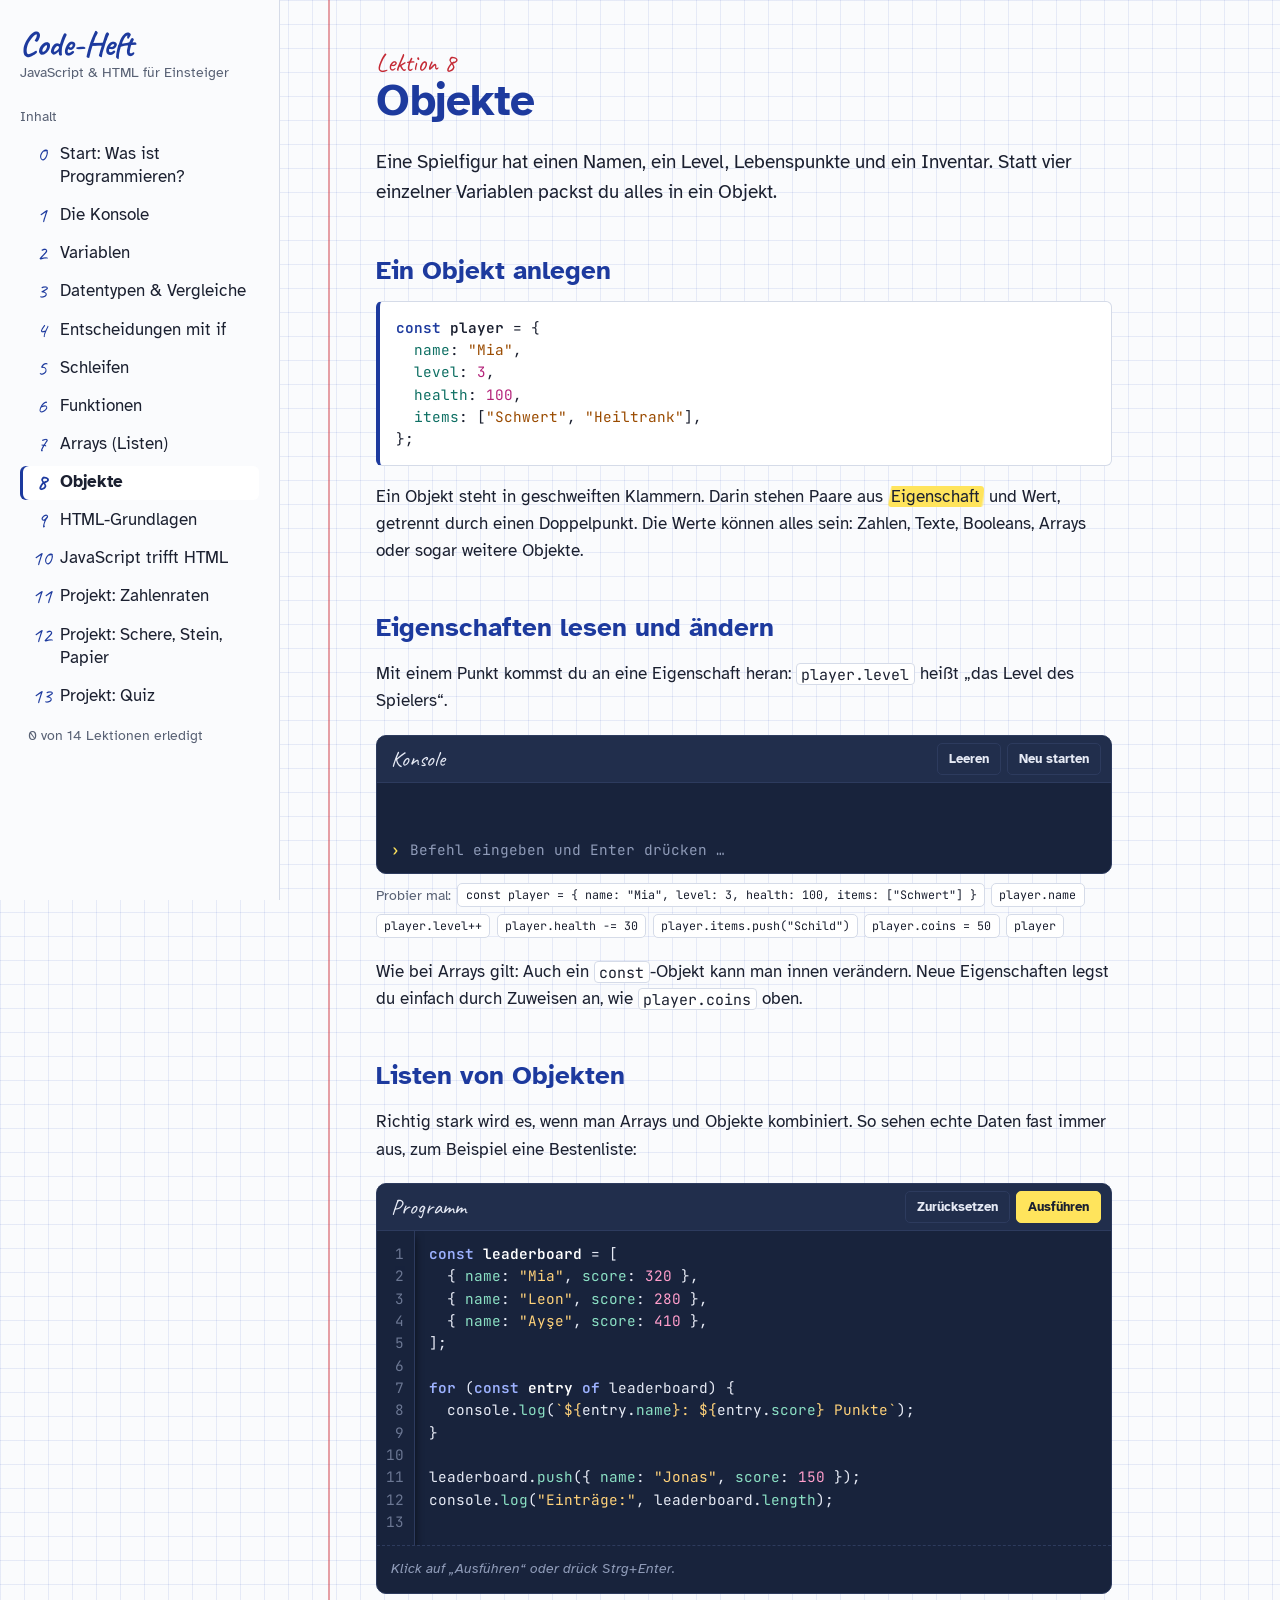
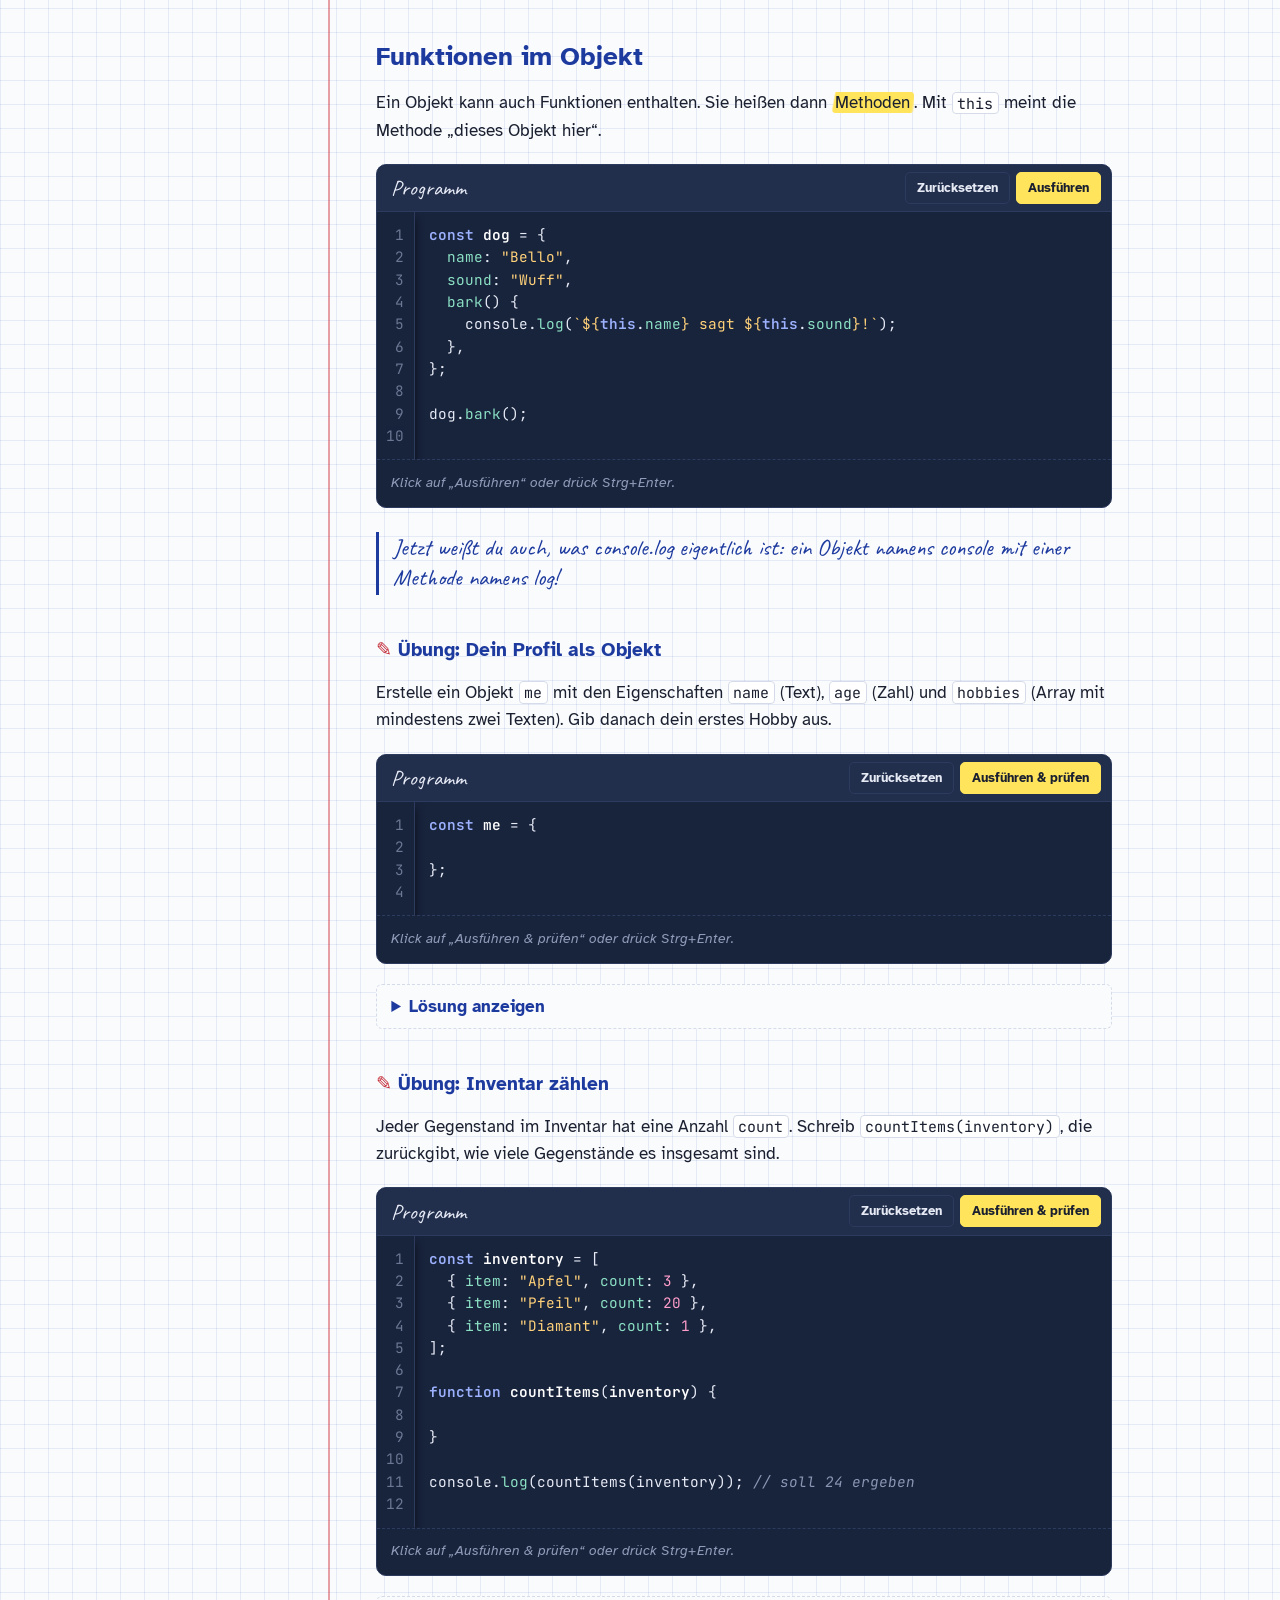
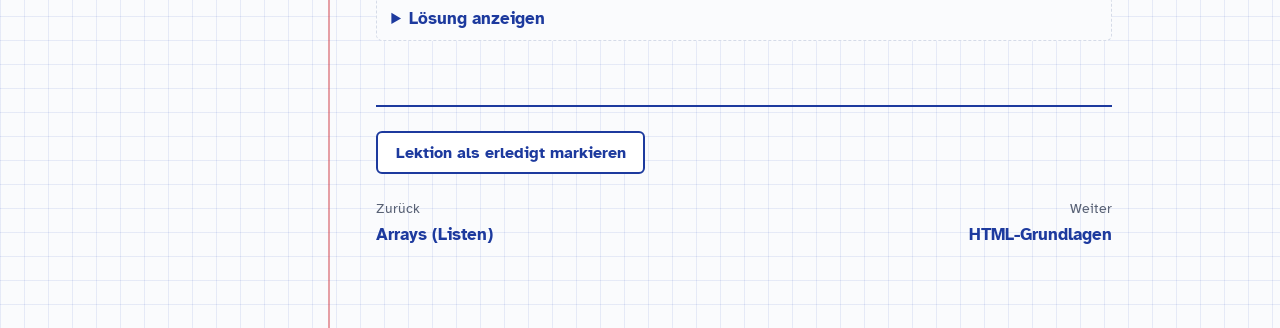
<file: lesson-08.html>
<!doctype html>
<html lang="de">
<head>
  <meta charset="utf-8">
  <meta name="viewport" content="width=device-width, initial-scale=1">
  <title>Objekte · Code-Heft</title>
  <link rel="preconnect" href="https://fonts.googleapis.com">
  <link rel="preconnect" href="https://fonts.gstatic.com" crossorigin>
  <link rel="stylesheet" href="https://fonts.googleapis.com/css2?family=Atkinson+Hyperlegible:ital,wght@0,400;0,700;1,400&family=Caveat:wght@500;700&family=JetBrains+Mono:wght@400;600&display=swap">
  <link rel="stylesheet" href="assets/course.css">
</head>
<body>
<main>
  <p class="lesson-number">Lektion 8</p>
  <h1>Objekte</h1>
  <p class="lead">Eine Spielfigur hat einen Namen, ein Level, Lebenspunkte und ein Inventar. Statt vier einzelner Variablen packst du alles in ein Objekt.</p>

  <h2>Ein Objekt anlegen</h2>
  <pre><code>const player = {
  name: "Mia",
  level: 3,
  health: 100,
  items: ["Schwert", "Heiltrank"],
};</code></pre>
  <p>Ein Objekt steht in geschweiften Klammern. Darin stehen Paare aus <mark>Eigenschaft</mark> und Wert, getrennt durch einen Doppelpunkt. Die Werte können alles sein: Zahlen, Texte, Booleans, Arrays oder sogar weitere Objekte.</p>

  <h2>Eigenschaften lesen und ändern</h2>
  <p>Mit einem Punkt kommst du an eine Eigenschaft heran: <code>player.level</code> heißt „das Level des Spielers“.</p>
  <js-console>
    <code>const player = { name: "Mia", level: 3, health: 100, items: ["Schwert"] }</code>
    <code>player.name</code>
    <code>player.level++</code>
    <code>player.health -= 30</code>
    <code>player.items.push("Schild")</code>
    <code>player.coins = 50</code>
    <code>player</code>
  </js-console>
  <p>Wie bei Arrays gilt: Auch ein <code>const</code>-Objekt kann man innen verändern. Neue Eigenschaften legst du einfach durch Zuweisen an, wie <code>player.coins</code> oben.</p>

  <h2>Listen von Objekten</h2>
  <p>Richtig stark wird es, wenn man Arrays und Objekte kombiniert. So sehen echte Daten fast immer aus, zum Beispiel eine Bestenliste:</p>
  <js-editor name="lesson-08-list">
    <textarea>
const leaderboard = [
  { name: "Mia", score: 320 },
  { name: "Leon", score: 280 },
  { name: "Ayşe", score: 410 },
];

for (const entry of leaderboard) {
  console.log(`${entry.name}: ${entry.score} Punkte`);
}

leaderboard.push({ name: "Jonas", score: 150 });
console.log("Einträge:", leaderboard.length);
</textarea>
  </js-editor>

  <h2>Funktionen im Objekt</h2>
  <p>Ein Objekt kann auch Funktionen enthalten. Sie heißen dann <mark>Methoden</mark>. Mit <code>this</code> meint die Methode „dieses Objekt hier“.</p>
  <js-editor name="lesson-08-method">
    <textarea>
const dog = {
  name: "Bello",
  sound: "Wuff",
  bark() {
    console.log(`${this.name} sagt ${this.sound}!`);
  },
};

dog.bark();
</textarea>
  </js-editor>
  <p class="note">Jetzt weißt du auch, was console.log eigentlich ist: ein Objekt namens console mit einer Methode namens log!</p>

  <section class="exercise">
    <h3>Übung: Dein Profil als Objekt</h3>
    <p>Erstelle ein Objekt <code>me</code> mit den Eigenschaften <code>name</code> (Text), <code>age</code> (Zahl) und <code>hobbies</code> (Array mit mindestens zwei Texten). Gib danach dein erstes Hobby aus.</p>
    <js-editor check="lesson-08-me">
      <textarea>
const me = {

};

</textarea>
    </js-editor>
    <details class="solution"><summary>Lösung anzeigen</summary>
      <pre><code>const me = {
  name: "Sam",
  age: 14,
  hobbies: ["Fußball", "Zeichnen"],
};

console.log(me.hobbies[0]);</code></pre>
    </details>
  </section>

  <section class="exercise">
    <h3>Übung: Inventar zählen</h3>
    <p>Jeder Gegenstand im Inventar hat eine Anzahl <code>count</code>. Schreib <code>countItems(inventory)</code>, die zurückgibt, wie viele Gegenstände es insgesamt sind.</p>
    <js-editor check="lesson-08-inventory">
      <textarea>
const inventory = [
  { item: "Apfel", count: 3 },
  { item: "Pfeil", count: 20 },
  { item: "Diamant", count: 1 },
];

function countItems(inventory) {

}

console.log(countItems(inventory)); // soll 24 ergeben
</textarea>
    </js-editor>
    <details class="solution"><summary>Lösung anzeigen</summary>
      <pre><code>function countItems(inventory) {
  let total = 0;
  for (const slot of inventory) {
    total += slot.count;
  }
  return total;
}</code></pre>
    </details>
  </section>
</main>
<script src="assets/course.js"></script>
<script>
  Course.check('lesson-08-me', ({ type, value, logs }) => {
    if (type('me') !== 'object' || value('me') === null) return 'Ich finde kein Objekt namens me.';
    const me = value('me');
    if (typeof me.name !== 'string' || !me.name) return 'me.name soll ein Text sein.';
    if (typeof me.age !== 'number') return 'me.age soll eine Zahl sein (ohne Anführungszeichen).';
    if (!Array.isArray(me.hobbies)) return 'me.hobbies soll ein Array sein, also in eckigen Klammern [ ].';
    if (me.hobbies.length < 2) return 'Trag mindestens zwei Hobbys ein.';
    if (!logs.includes(me.hobbies[0])) return 'Gib am Ende dein erstes Hobby aus: me.hobbies[0]';
    return true;
  });

  Course.check('lesson-08-inventory', ({ value }) => {
    const countItems = value('countItems');
    if (typeof countItems !== 'function') return 'Ich finde keine Funktion namens countItems.';
    const cases = [
      [[{ item: 'Apfel', count: 3 }, { item: 'Pfeil', count: 20 }, { item: 'Diamant', count: 1 }], 24],
      [[], 0],
      [[{ item: 'Stein', count: 64 }], 64],
    ];
    for (const [inventory, expected] of cases) {
      const actual = countItems(inventory);
      if (actual === undefined) return 'countItems gibt nichts zurück. Hast du return vergessen?';
      if (actual !== expected) return `Für ein Inventar mit ${inventory.length} Einträgen kommt ${actual} raus, richtig wäre ${expected}.`;
    }
    return true;
  });
</script>
</body>
</html>
</file>
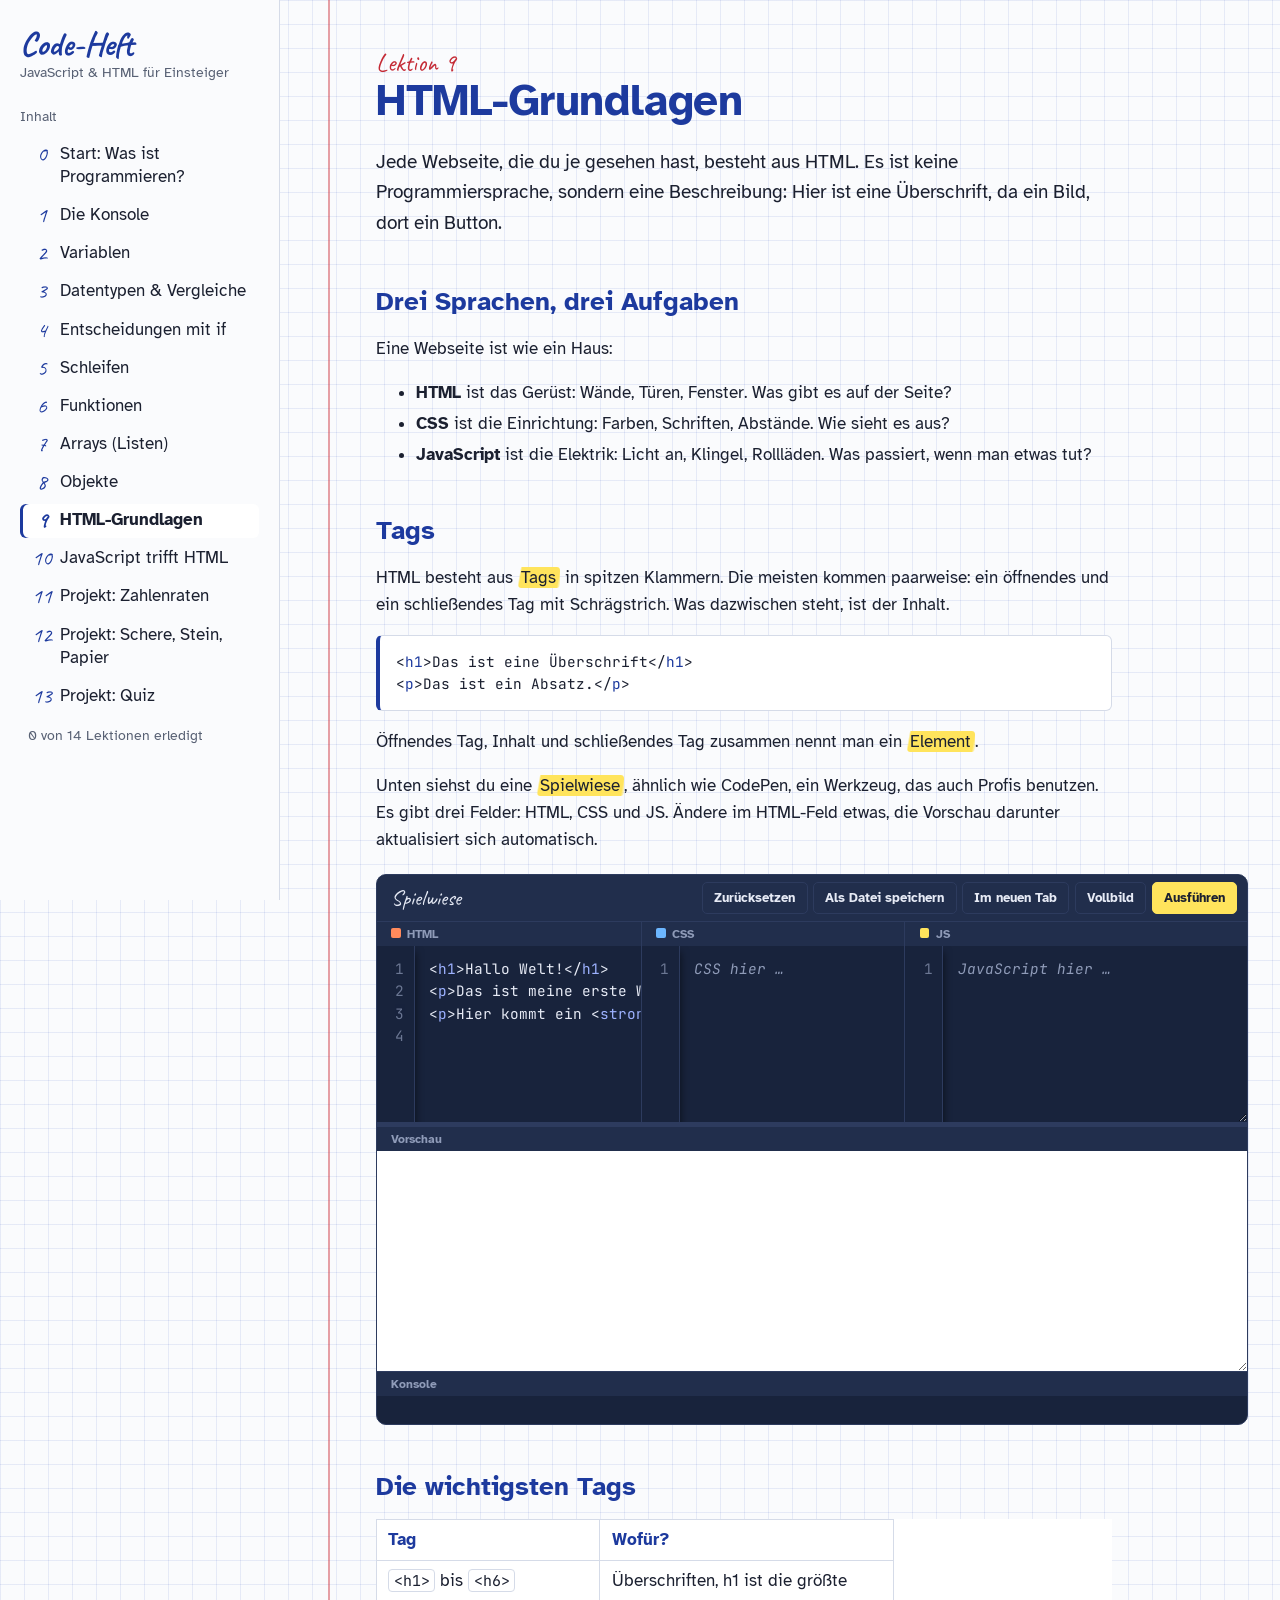
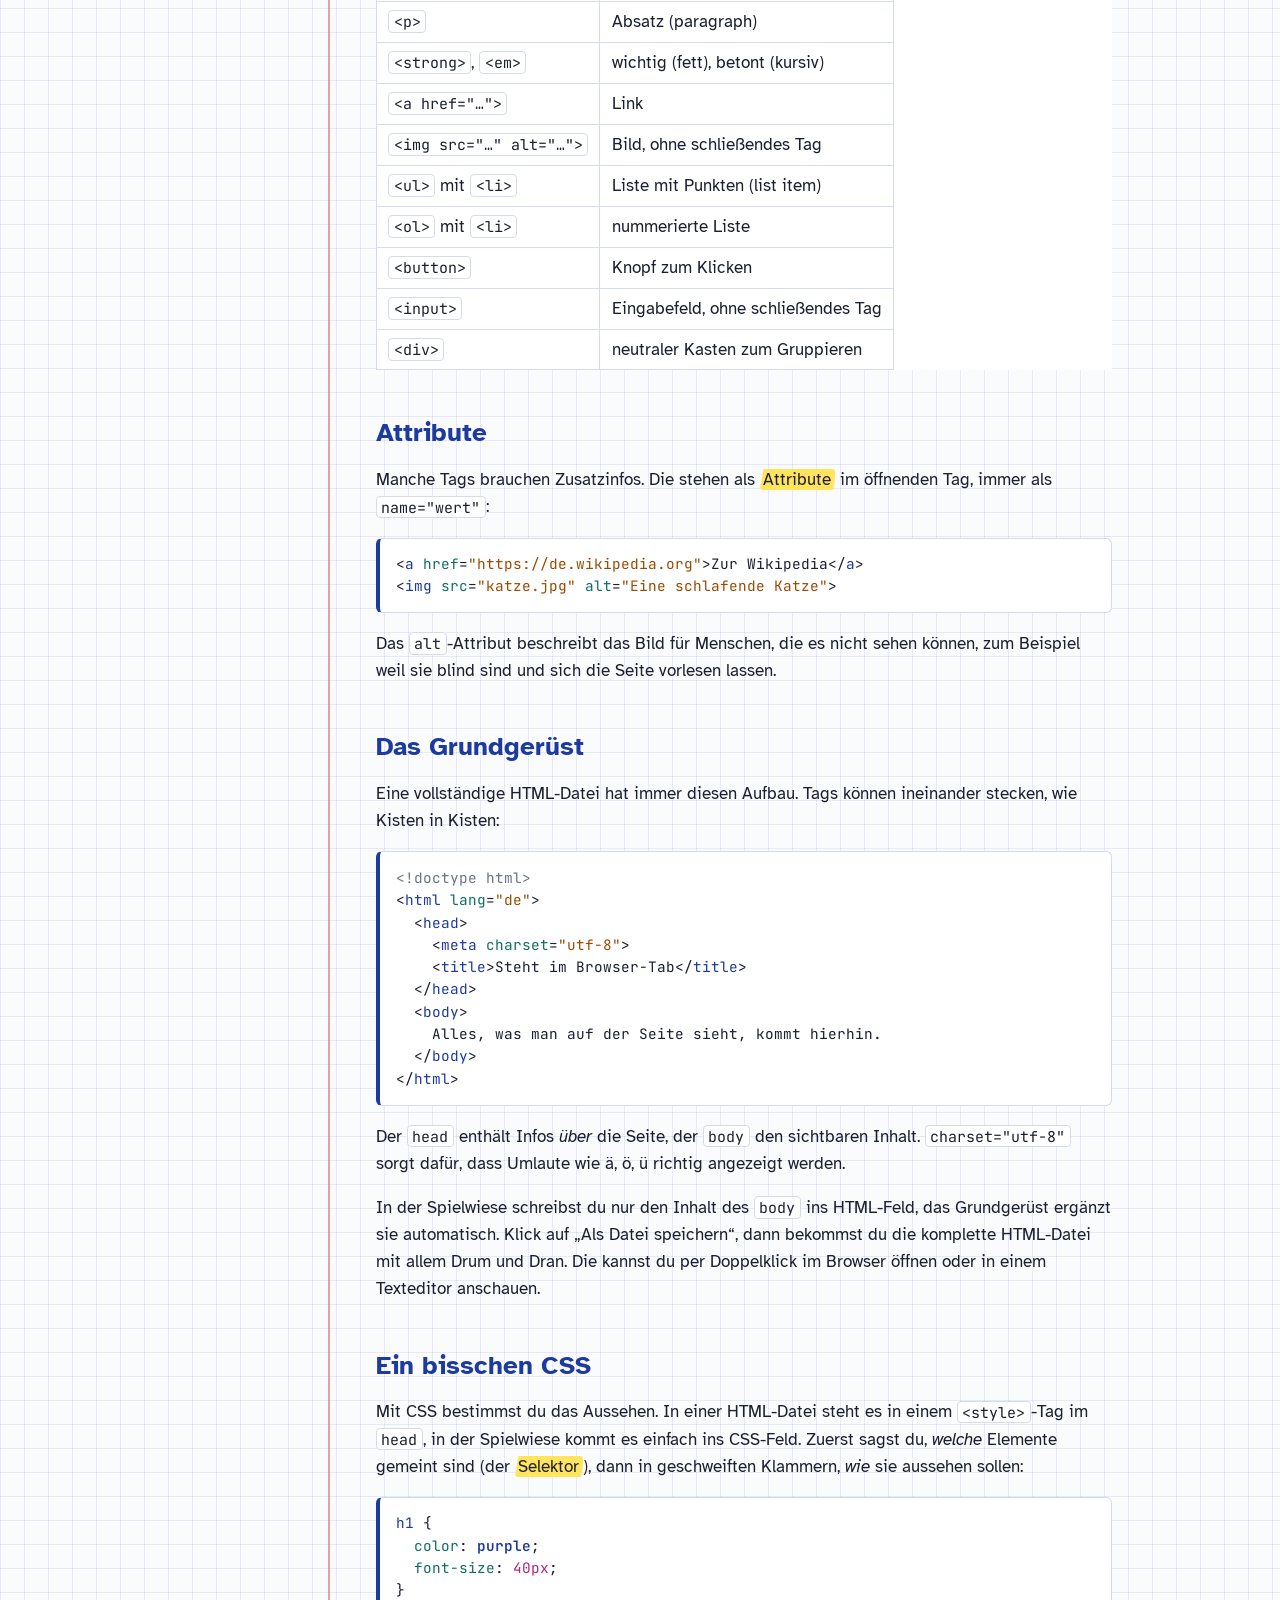
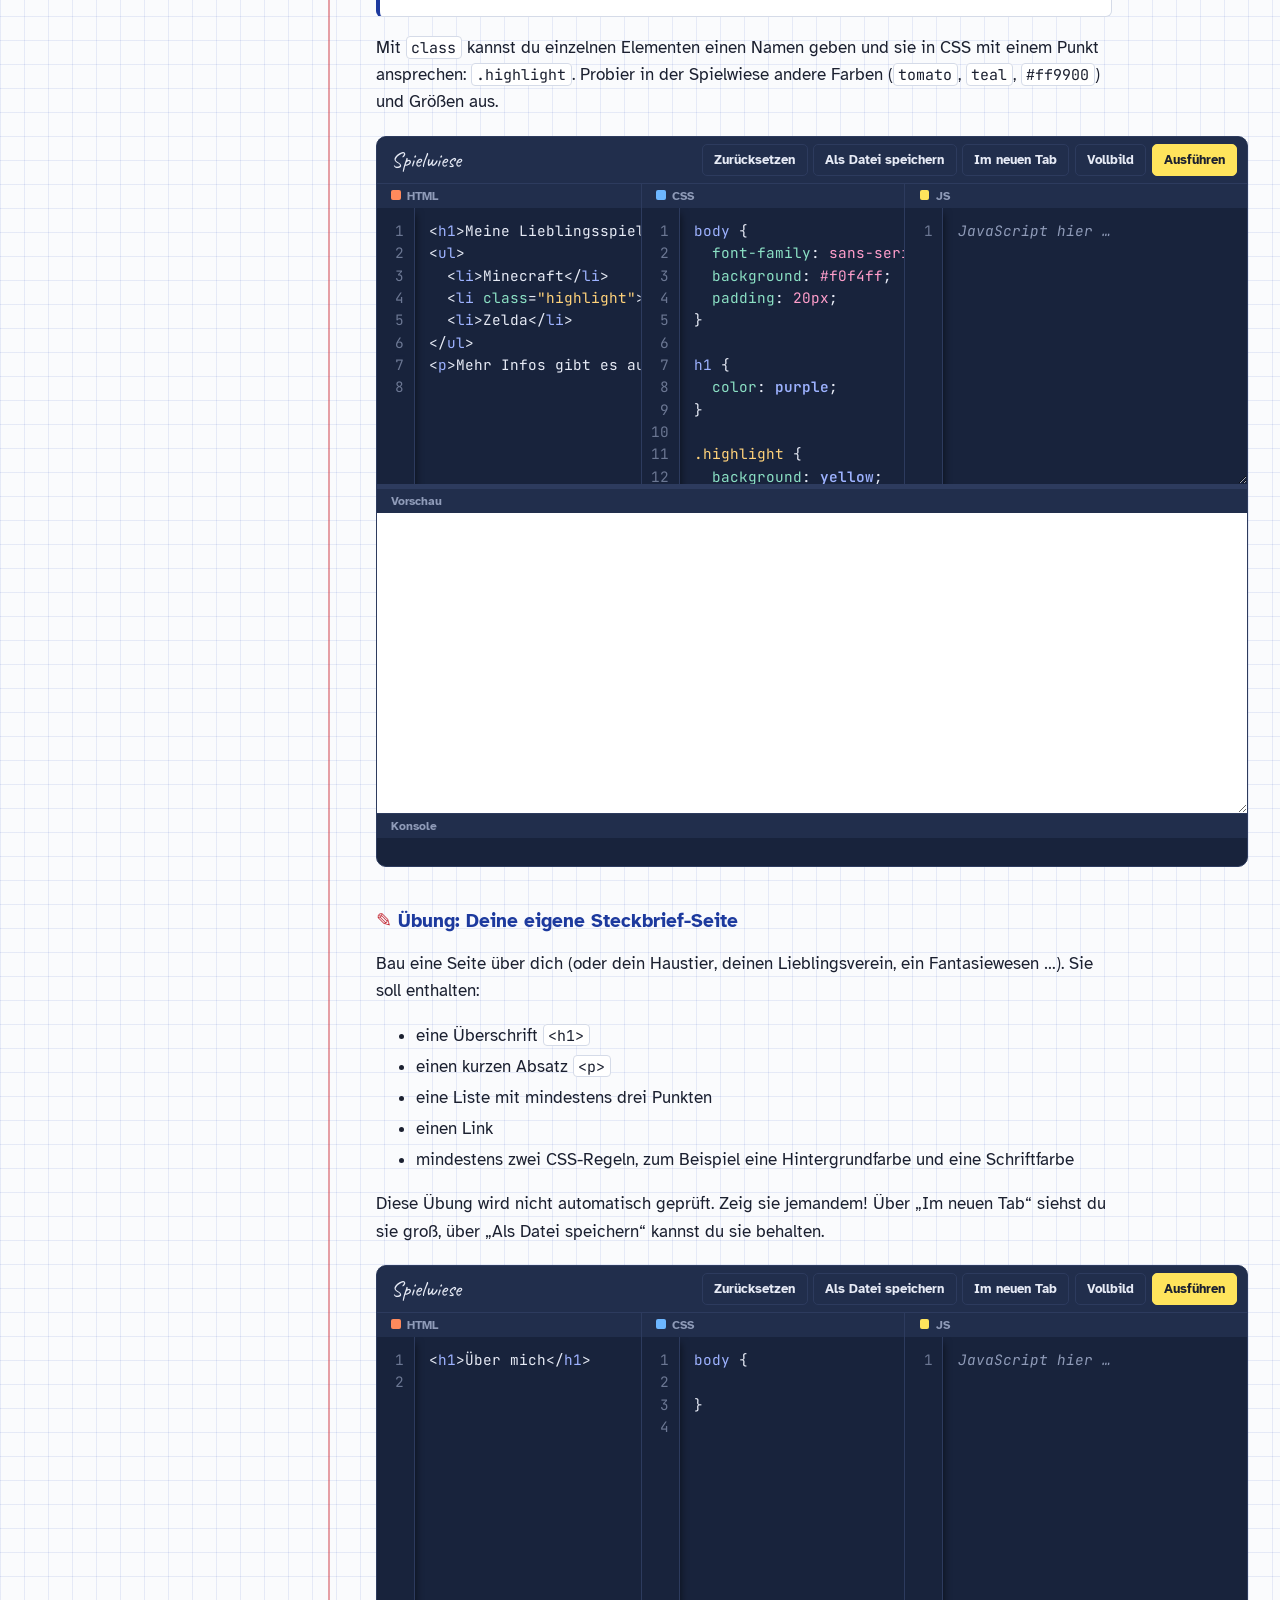
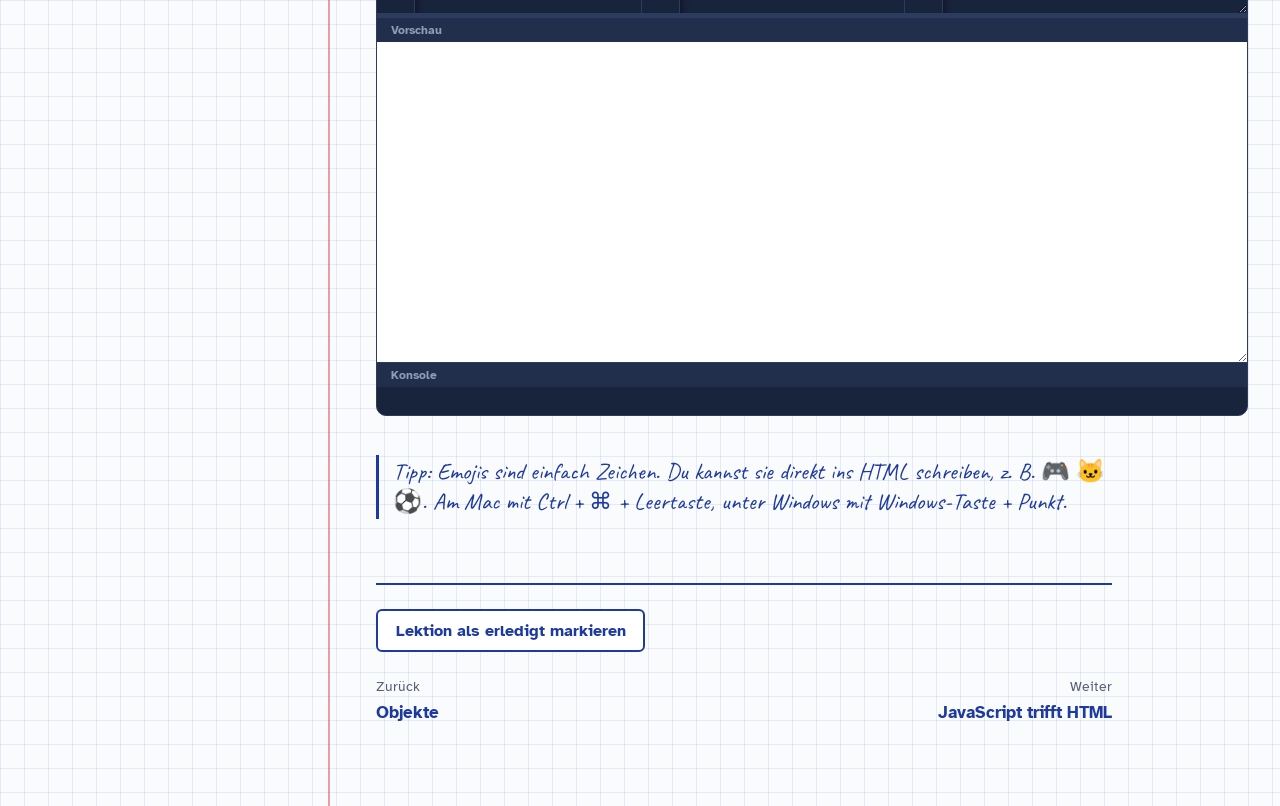
<file: lesson-09.html>
<!doctype html>
<html lang="de">
<head>
  <meta charset="utf-8">
  <meta name="viewport" content="width=device-width, initial-scale=1">
  <title>HTML-Grundlagen · Code-Heft</title>
  <link rel="preconnect" href="https://fonts.googleapis.com">
  <link rel="preconnect" href="https://fonts.gstatic.com" crossorigin>
  <link rel="stylesheet" href="https://fonts.googleapis.com/css2?family=Atkinson+Hyperlegible:ital,wght@0,400;0,700;1,400&family=Caveat:wght@500;700&family=JetBrains+Mono:wght@400;600&display=swap">
  <link rel="stylesheet" href="assets/course.css">
</head>
<body>
<main>
  <p class="lesson-number">Lektion 9</p>
  <h1>HTML-Grundlagen</h1>
  <p class="lead">Jede Webseite, die du je gesehen hast, besteht aus HTML. Es ist keine Programmiersprache, sondern eine Beschreibung: Hier ist eine Überschrift, da ein Bild, dort ein Button.</p>

  <h2>Drei Sprachen, drei Aufgaben</h2>
  <p>Eine Webseite ist wie ein Haus:</p>
  <ul>
    <li><strong>HTML</strong> ist das Gerüst: Wände, Türen, Fenster. Was gibt es auf der Seite?</li>
    <li><strong>CSS</strong> ist die Einrichtung: Farben, Schriften, Abstände. Wie sieht es aus?</li>
    <li><strong>JavaScript</strong> ist die Elektrik: Licht an, Klingel, Rollläden. Was passiert, wenn man etwas tut?</li>
  </ul>

  <h2>Tags</h2>
  <p>HTML besteht aus <mark>Tags</mark> in spitzen Klammern. Die meisten kommen paarweise: ein öffnendes und ein schließendes Tag mit Schrägstrich. Was dazwischen steht, ist der Inhalt.</p>
  <pre><code>&lt;h1&gt;Das ist eine Überschrift&lt;/h1&gt;
&lt;p&gt;Das ist ein Absatz.&lt;/p&gt;</code></pre>
  <p>Öffnendes Tag, Inhalt und schließendes Tag zusammen nennt man ein <mark>Element</mark>.</p>

  <p>Unten siehst du eine <mark>Spielwiese</mark>, ähnlich wie CodePen, ein Werkzeug, das auch Profis benutzen. Es gibt drei Felder: HTML, CSS und JS. Ändere im HTML-Feld etwas, die Vorschau darunter aktualisiert sich automatisch.</p>
  <html-playground name="lesson-09-first" height="220" editor-height="200">
    <textarea data-lang="html">
<h1>Hallo Welt!</h1>
<p>Das ist meine erste Webseite.</p>
<p>Hier kommt ein <strong>fetter</strong> und ein <em>schräger</em> Text.</p>
</textarea>
  </html-playground>

  <h2>Die wichtigsten Tags</h2>
  <table>
    <tr><th>Tag</th><th>Wofür?</th></tr>
    <tr><td><code>&lt;h1&gt;</code> bis <code>&lt;h6&gt;</code></td><td>Überschriften, h1 ist die größte</td></tr>
    <tr><td><code>&lt;p&gt;</code></td><td>Absatz (paragraph)</td></tr>
    <tr><td><code>&lt;strong&gt;</code>, <code>&lt;em&gt;</code></td><td>wichtig (fett), betont (kursiv)</td></tr>
    <tr><td><code>&lt;a href="…"&gt;</code></td><td>Link</td></tr>
    <tr><td><code>&lt;img src="…" alt="…"&gt;</code></td><td>Bild, ohne schließendes Tag</td></tr>
    <tr><td><code>&lt;ul&gt;</code> mit <code>&lt;li&gt;</code></td><td>Liste mit Punkten (list item)</td></tr>
    <tr><td><code>&lt;ol&gt;</code> mit <code>&lt;li&gt;</code></td><td>nummerierte Liste</td></tr>
    <tr><td><code>&lt;button&gt;</code></td><td>Knopf zum Klicken</td></tr>
    <tr><td><code>&lt;input&gt;</code></td><td>Eingabefeld, ohne schließendes Tag</td></tr>
    <tr><td><code>&lt;div&gt;</code></td><td>neutraler Kasten zum Gruppieren</td></tr>
  </table>

  <h2>Attribute</h2>
  <p>Manche Tags brauchen Zusatzinfos. Die stehen als <mark>Attribute</mark> im öffnenden Tag, immer als <code>name="wert"</code>:</p>
  <pre><code>&lt;a href="https://de.wikipedia.org"&gt;Zur Wikipedia&lt;/a&gt;
&lt;img src="katze.jpg" alt="Eine schlafende Katze"&gt;</code></pre>
  <p>Das <code>alt</code>-Attribut beschreibt das Bild für Menschen, die es nicht sehen können, zum Beispiel weil sie blind sind und sich die Seite vorlesen lassen.</p>

  <h2>Das Grundgerüst</h2>
  <p>Eine vollständige HTML-Datei hat immer diesen Aufbau. Tags können ineinander stecken, wie Kisten in Kisten:</p>
  <pre><code>&lt;!doctype html&gt;
&lt;html lang="de"&gt;
  &lt;head&gt;
    &lt;meta charset="utf-8"&gt;
    &lt;title&gt;Steht im Browser-Tab&lt;/title&gt;
  &lt;/head&gt;
  &lt;body&gt;
    Alles, was man auf der Seite sieht, kommt hierhin.
  &lt;/body&gt;
&lt;/html&gt;</code></pre>
  <p>Der <code>head</code> enthält Infos <em>über</em> die Seite, der <code>body</code> den sichtbaren Inhalt. <code>charset="utf-8"</code> sorgt dafür, dass Umlaute wie ä, ö, ü richtig angezeigt werden.</p>
  <p>In der Spielwiese schreibst du nur den Inhalt des <code>body</code> ins HTML-Feld, das Grundgerüst ergänzt sie automatisch. Klick auf „Als Datei speichern“, dann bekommst du die komplette HTML-Datei mit allem Drum und Dran. Die kannst du per Doppelklick im Browser öffnen oder in einem Texteditor anschauen.</p>

  <h2>Ein bisschen CSS</h2>
  <p>Mit CSS bestimmst du das Aussehen. In einer HTML-Datei steht es in einem <code>&lt;style&gt;</code>-Tag im <code>head</code>, in der Spielwiese kommt es einfach ins CSS-Feld. Zuerst sagst du, <em>welche</em> Elemente gemeint sind (der <mark>Selektor</mark>), dann in geschweiften Klammern, <em>wie</em> sie aussehen sollen:</p>
  <pre data-lang="css"><code>h1 {
  color: purple;
  font-size: 40px;
}</code></pre>
  <p>Mit <code>class</code> kannst du einzelnen Elementen einen Namen geben und sie in CSS mit einem Punkt ansprechen: <code>.highlight</code>. Probier in der Spielwiese andere Farben (<code>tomato</code>, <code>teal</code>, <code>#ff9900</code>) und Größen aus.</p>

  <html-playground name="lesson-09-css" height="300">
    <textarea data-lang="html">
<h1>Meine Lieblingsspiele</h1>
<ul>
  <li>Minecraft</li>
  <li class="highlight">Mario Kart</li>
  <li>Zelda</li>
</ul>
<p>Mehr Infos gibt es auf <a href="https://de.wikipedia.org/wiki/Videospiel">Wikipedia</a>.</p>
</textarea>
    <textarea data-lang="css">
body {
  font-family: sans-serif;
  background: #f0f4ff;
  padding: 20px;
}

h1 {
  color: purple;
}

.highlight {
  background: yellow;
  padding: 4px 8px;
  border-radius: 6px;
}
</textarea>
  </html-playground>

  <section class="exercise">
    <h3>Übung: Deine eigene Steckbrief-Seite</h3>
    <p>Bau eine Seite über dich (oder dein Haustier, deinen Lieblingsverein, ein Fantasiewesen …). Sie soll enthalten:</p>
    <ul>
      <li>eine Überschrift <code>&lt;h1&gt;</code></li>
      <li>einen kurzen Absatz <code>&lt;p&gt;</code></li>
      <li>eine Liste mit mindestens drei Punkten</li>
      <li>einen Link</li>
      <li>mindestens zwei CSS-Regeln, zum Beispiel eine Hintergrundfarbe und eine Schriftfarbe</li>
    </ul>
    <p>Diese Übung wird nicht automatisch geprüft. Zeig sie jemandem! Über „Im neuen Tab“ siehst du sie groß, über „Als Datei speichern“ kannst du sie behalten.</p>
    <html-playground name="lesson-09-profile" height="320" file-name="steckbrief">
      <textarea data-lang="html">
<h1>Über mich</h1>
</textarea>
      <textarea data-lang="css">
body {

}
</textarea>
    </html-playground>
  </section>

  <p class="note">Tipp: Emojis sind einfach Zeichen. Du kannst sie direkt ins HTML schreiben, z. B. 🎮 🐱 ⚽. Am Mac mit Ctrl + ⌘ + Leertaste, unter Windows mit Windows-Taste + Punkt.</p>
</main>
<script src="assets/course.js"></script>
</body>
</html>
</file>
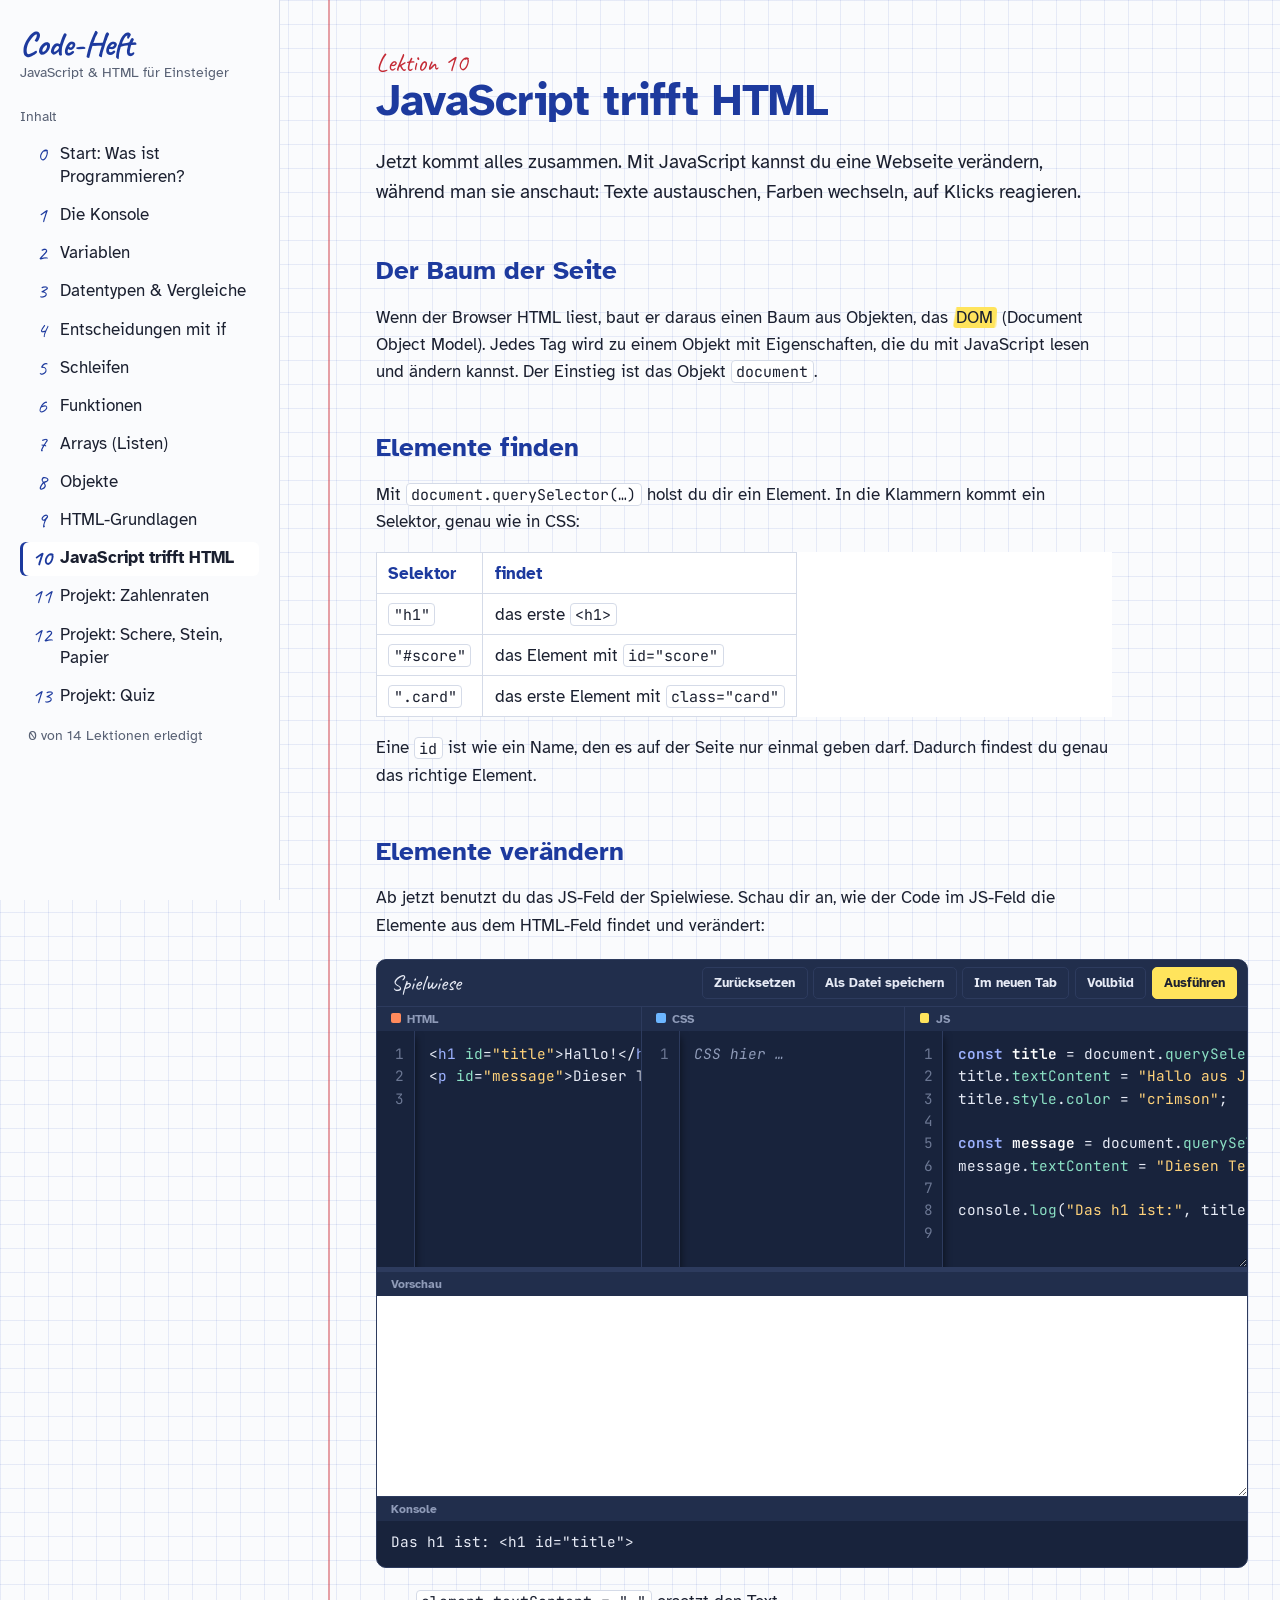
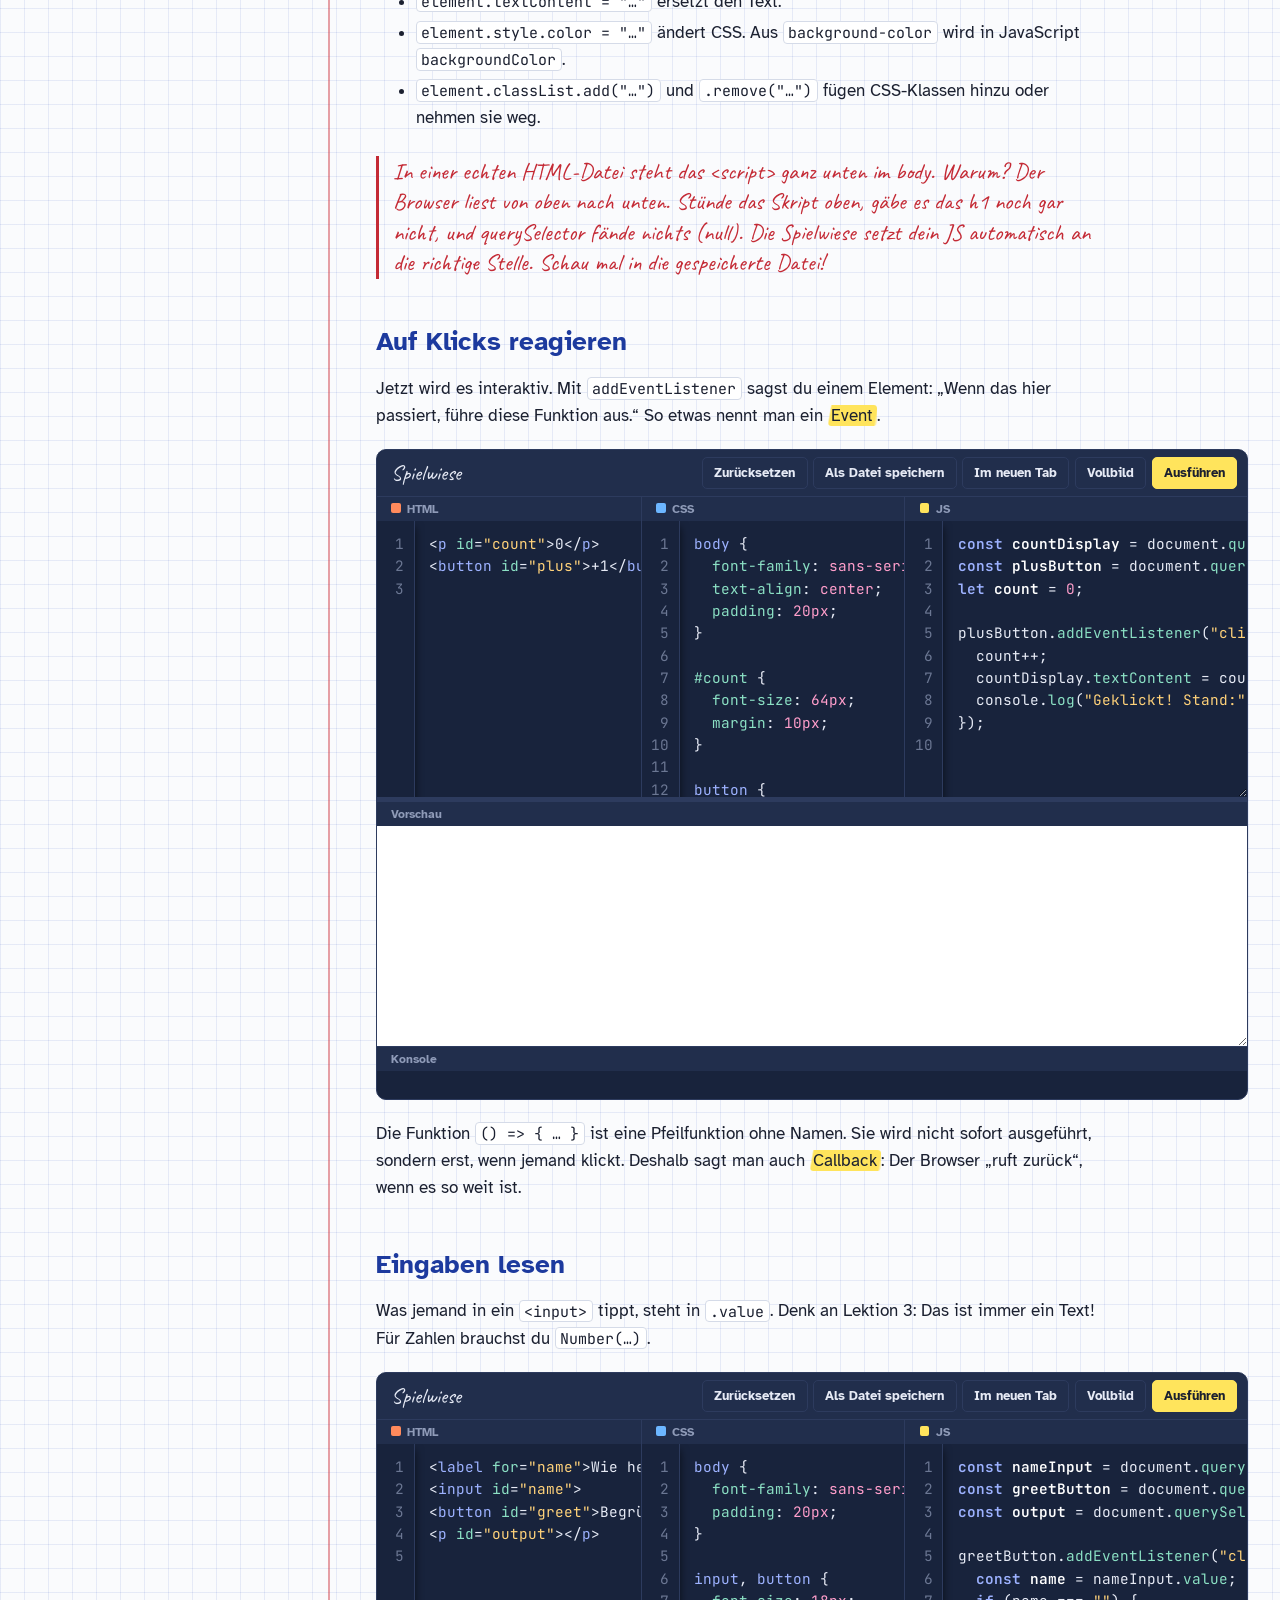
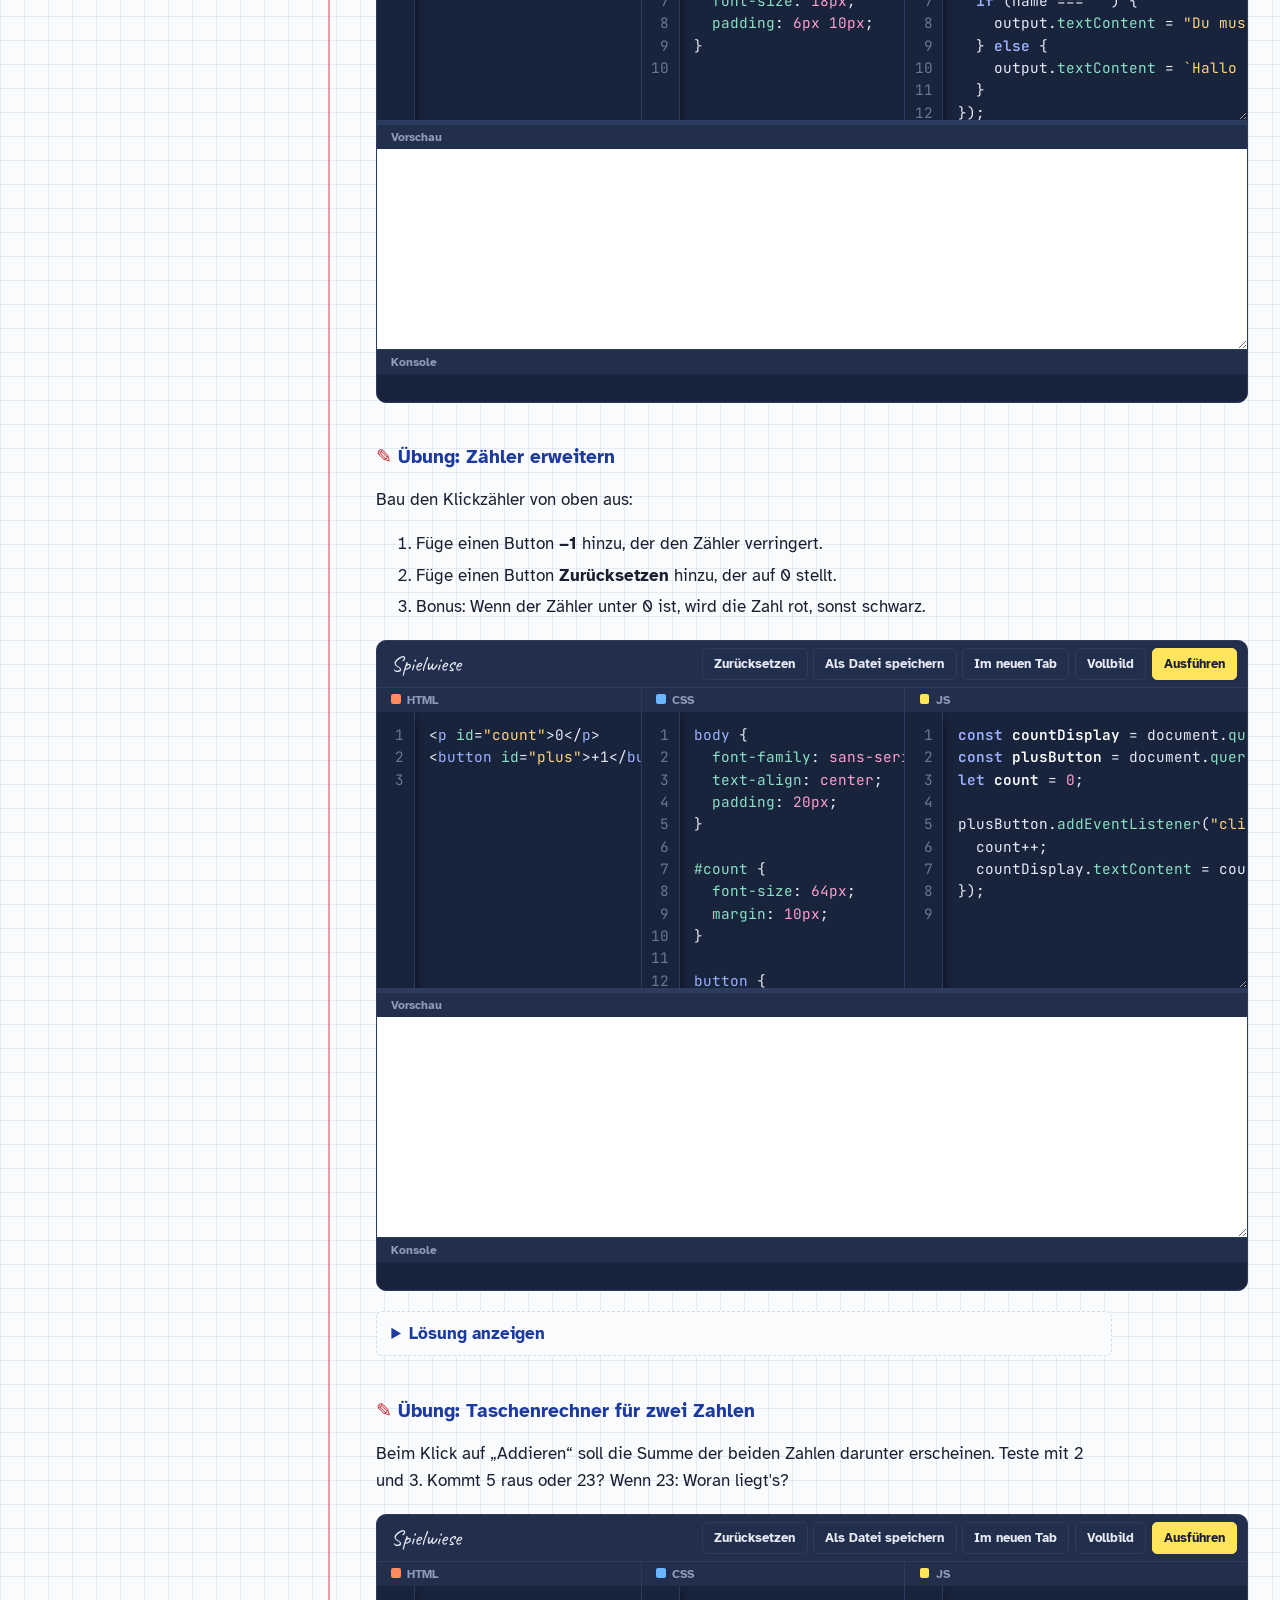
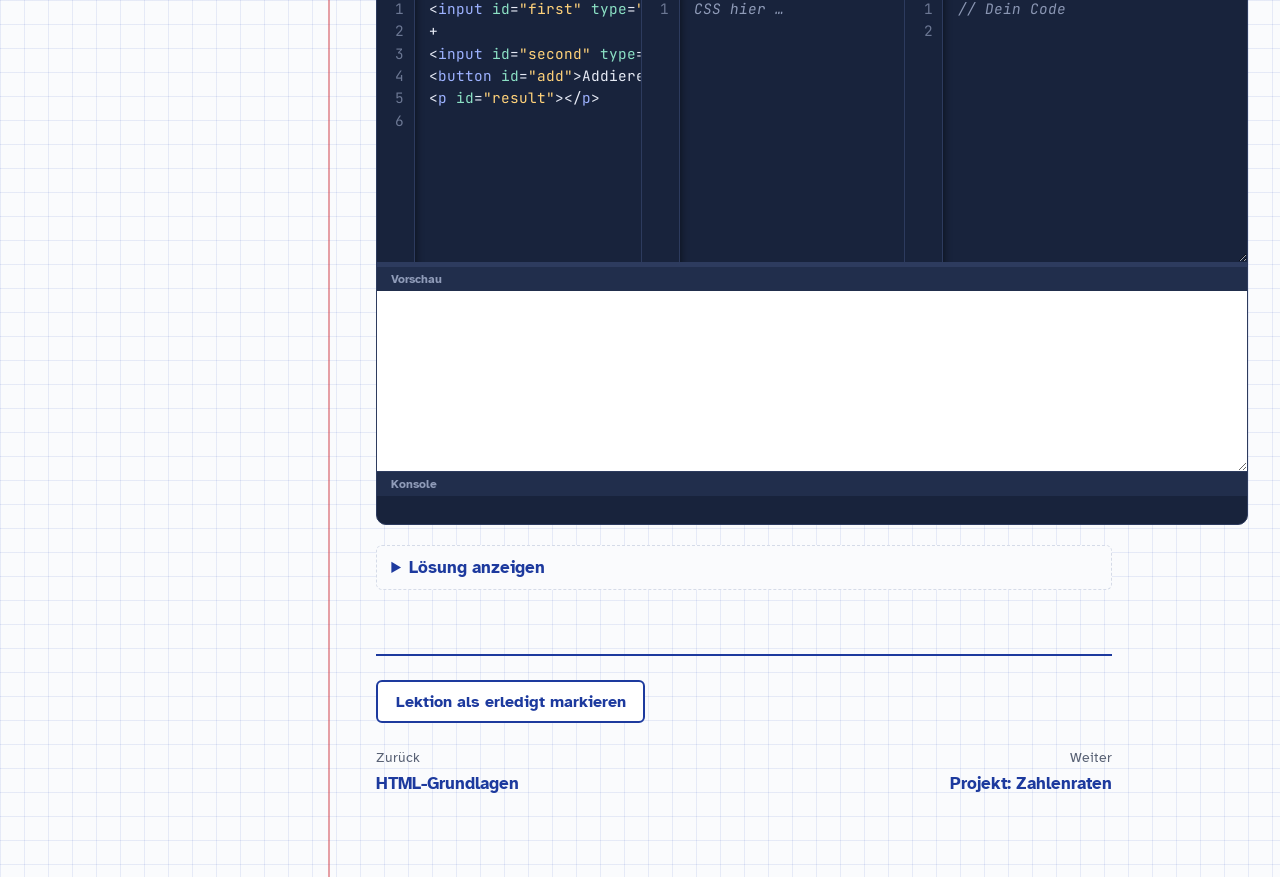
<file: lesson-10.html>
<!doctype html>
<html lang="de">
<head>
  <meta charset="utf-8">
  <meta name="viewport" content="width=device-width, initial-scale=1">
  <title>JavaScript trifft HTML · Code-Heft</title>
  <link rel="preconnect" href="https://fonts.googleapis.com">
  <link rel="preconnect" href="https://fonts.gstatic.com" crossorigin>
  <link rel="stylesheet" href="https://fonts.googleapis.com/css2?family=Atkinson+Hyperlegible:ital,wght@0,400;0,700;1,400&family=Caveat:wght@500;700&family=JetBrains+Mono:wght@400;600&display=swap">
  <link rel="stylesheet" href="assets/course.css">
</head>
<body>
<main>
  <p class="lesson-number">Lektion 10</p>
  <h1>JavaScript trifft HTML</h1>
  <p class="lead">Jetzt kommt alles zusammen. Mit JavaScript kannst du eine Webseite verändern, während man sie anschaut: Texte austauschen, Farben wechseln, auf Klicks reagieren.</p>

  <h2>Der Baum der Seite</h2>
  <p>Wenn der Browser HTML liest, baut er daraus einen Baum aus Objekten, das <mark>DOM</mark> (Document Object Model). Jedes Tag wird zu einem Objekt mit Eigenschaften, die du mit JavaScript lesen und ändern kannst. Der Einstieg ist das Objekt <code>document</code>.</p>

  <h2>Elemente finden</h2>
  <p>Mit <code>document.querySelector(…)</code> holst du dir ein Element. In die Klammern kommt ein Selektor, genau wie in CSS:</p>
  <table>
    <tr><th>Selektor</th><th>findet</th></tr>
    <tr><td><code>"h1"</code></td><td>das erste <code>&lt;h1&gt;</code></td></tr>
    <tr><td><code>"#score"</code></td><td>das Element mit <code>id="score"</code></td></tr>
    <tr><td><code>".card"</code></td><td>das erste Element mit <code>class="card"</code></td></tr>
  </table>
  <p>Eine <code>id</code> ist wie ein Name, den es auf der Seite nur einmal geben darf. Dadurch findest du genau das richtige Element.</p>

  <h2>Elemente verändern</h2>
  <p>Ab jetzt benutzt du das JS-Feld der Spielwiese. Schau dir an, wie der Code im JS-Feld die Elemente aus dem HTML-Feld findet und verändert:</p>
  <html-playground name="lesson-10-change" height="200" editor-height="260">
    <textarea data-lang="html">
<h1 id="title">Hallo!</h1>
<p id="message">Dieser Text wird gleich ersetzt.</p>
</textarea>
    <textarea data-lang="js">
const title = document.querySelector("#title");
title.textContent = "Hallo aus JavaScript!";
title.style.color = "crimson";

const message = document.querySelector("#message");
message.textContent = "Diesen Text hat JavaScript geschrieben.";

console.log("Das h1 ist:", title);
</textarea>
  </html-playground>

  <ul>
    <li><code>element.textContent = "…"</code> ersetzt den Text.</li>
    <li><code>element.style.color = "…"</code> ändert CSS. Aus <code>background-color</code> wird in JavaScript <code>backgroundColor</code>.</li>
    <li><code>element.classList.add("…")</code> und <code>.remove("…")</code> fügen CSS-Klassen hinzu oder nehmen sie weg.</li>
  </ul>

  <p class="note warning">In einer echten HTML-Datei steht das &lt;script&gt; ganz unten im body. Warum? Der Browser liest von oben nach unten. Stünde das Skript oben, gäbe es das h1 noch gar nicht, und querySelector fände nichts (null). Die Spielwiese setzt dein JS automatisch an die richtige Stelle. Schau mal in die gespeicherte Datei!</p>

  <h2>Auf Klicks reagieren</h2>
  <p>Jetzt wird es interaktiv. Mit <code>addEventListener</code> sagst du einem Element: „Wenn das hier passiert, führe diese Funktion aus.“ So etwas nennt man ein <mark>Event</mark>.</p>
  <html-playground name="lesson-10-counter" height="220">
    <textarea data-lang="html">
<p id="count">0</p>
<button id="plus">+1</button>
</textarea>
    <textarea data-lang="css">
body {
  font-family: sans-serif;
  text-align: center;
  padding: 20px;
}

#count {
  font-size: 64px;
  margin: 10px;
}

button {
  font-size: 20px;
  padding: 10px 20px;
  cursor: pointer;
}
</textarea>
    <textarea data-lang="js">
const countDisplay = document.querySelector("#count");
const plusButton = document.querySelector("#plus");
let count = 0;

plusButton.addEventListener("click", () => {
  count++;
  countDisplay.textContent = count;
  console.log("Geklickt! Stand:", count);
});
</textarea>
  </html-playground>
  <p>Die Funktion <code>() =&gt; { … }</code> ist eine Pfeilfunktion ohne Namen. Sie wird nicht sofort ausgeführt, sondern erst, wenn jemand klickt. Deshalb sagt man auch <mark>Callback</mark>: Der Browser „ruft zurück“, wenn es so weit ist.</p>

  <h2>Eingaben lesen</h2>
  <p>Was jemand in ein <code>&lt;input&gt;</code> tippt, steht in <code>.value</code>. Denk an Lektion 3: Das ist immer ein Text! Für Zahlen brauchst du <code>Number(…)</code>.</p>
  <html-playground name="lesson-10-input" height="200">
    <textarea data-lang="html">
<label for="name">Wie heißt du?</label>
<input id="name">
<button id="greet">Begrüßen</button>
<p id="output"></p>
</textarea>
    <textarea data-lang="css">
body {
  font-family: sans-serif;
  padding: 20px;
}

input, button {
  font-size: 18px;
  padding: 6px 10px;
}
</textarea>
    <textarea data-lang="js">
const nameInput = document.querySelector("#name");
const greetButton = document.querySelector("#greet");
const output = document.querySelector("#output");

greetButton.addEventListener("click", () => {
  const name = nameInput.value;
  if (name === "") {
    output.textContent = "Du musst schon einen Namen eingeben 🙂";
  } else {
    output.textContent = `Hallo ${name}, schön dich kennenzulernen!`;
  }
});
</textarea>
  </html-playground>

  <section class="exercise">
    <h3>Übung: Zähler erweitern</h3>
    <p>Bau den Klickzähler von oben aus:</p>
    <ol>
      <li>Füge einen Button <strong>−1</strong> hinzu, der den Zähler verringert.</li>
      <li>Füge einen Button <strong>Zurücksetzen</strong> hinzu, der auf 0 stellt.</li>
      <li>Bonus: Wenn der Zähler unter 0 ist, wird die Zahl rot, sonst schwarz.</li>
    </ol>
    <html-playground name="lesson-10-exercise" height="220" file-name="zaehler">
      <textarea data-lang="html">
<p id="count">0</p>
<button id="plus">+1</button>
</textarea>
      <textarea data-lang="css">
body {
  font-family: sans-serif;
  text-align: center;
  padding: 20px;
}

#count {
  font-size: 64px;
  margin: 10px;
}

button {
  font-size: 20px;
  padding: 10px 20px;
  cursor: pointer;
}
</textarea>
      <textarea data-lang="js">
const countDisplay = document.querySelector("#count");
const plusButton = document.querySelector("#plus");
let count = 0;

plusButton.addEventListener("click", () => {
  count++;
  countDisplay.textContent = count;
});
</textarea>
    </html-playground>
    <details class="solution"><summary>Lösung anzeigen</summary>
      <p>HTML:</p>
      <pre><code>&lt;p id="count"&gt;0&lt;/p&gt;
&lt;button id="minus"&gt;−1&lt;/button&gt;
&lt;button id="plus"&gt;+1&lt;/button&gt;
&lt;button id="reset"&gt;Zurücksetzen&lt;/button&gt;</code></pre>
      <p>JS:</p>
      <pre><code>const countDisplay = document.querySelector("#count");
let count = 0;

function render() {
  countDisplay.textContent = count;
  countDisplay.style.color = count &lt; 0 ? "red" : "black";
}

document.querySelector("#plus").addEventListener("click", () =&gt; {
  count++;
  render();
});
document.querySelector("#minus").addEventListener("click", () =&gt; {
  count--;
  render();
});
document.querySelector("#reset").addEventListener("click", () =&gt; {
  count = 0;
  render();
});</code></pre>
      <p>Die Funktion <code>render</code> verhindert, dass man denselben Code dreimal schreibt. <code>bedingung ? a : b</code> ist eine Kurzform für if/else: „Wenn die Bedingung stimmt, nimm a, sonst b.“</p>
    </details>
  </section>

  <section class="exercise">
    <h3>Übung: Taschenrechner für zwei Zahlen</h3>
    <p>Beim Klick auf „Addieren“ soll die Summe der beiden Zahlen darunter erscheinen. Teste mit 2 und 3. Kommt 5 raus oder 23? Wenn 23: Woran liegt's?</p>
    <html-playground name="lesson-10-calculator" height="180" file-name="rechner">
      <textarea data-lang="html">
<input id="first" type="number">
+
<input id="second" type="number">
<button id="add">Addieren</button>
<p id="result"></p>
</textarea>
      <textarea data-lang="js">
// Dein Code
</textarea>
    </html-playground>
    <details class="solution"><summary>Lösung anzeigen</summary>
      <pre><code>const first = document.querySelector("#first");
const second = document.querySelector("#second");
const result = document.querySelector("#result");

document.querySelector("#add").addEventListener("click", () =&gt; {
  const sum = Number(first.value) + Number(second.value);
  result.textContent = `Ergebnis: ${sum}`;
});</code></pre>
    </details>
  </section>
</main>
<script src="assets/course.js"></script>
</body>
</html>
</file>
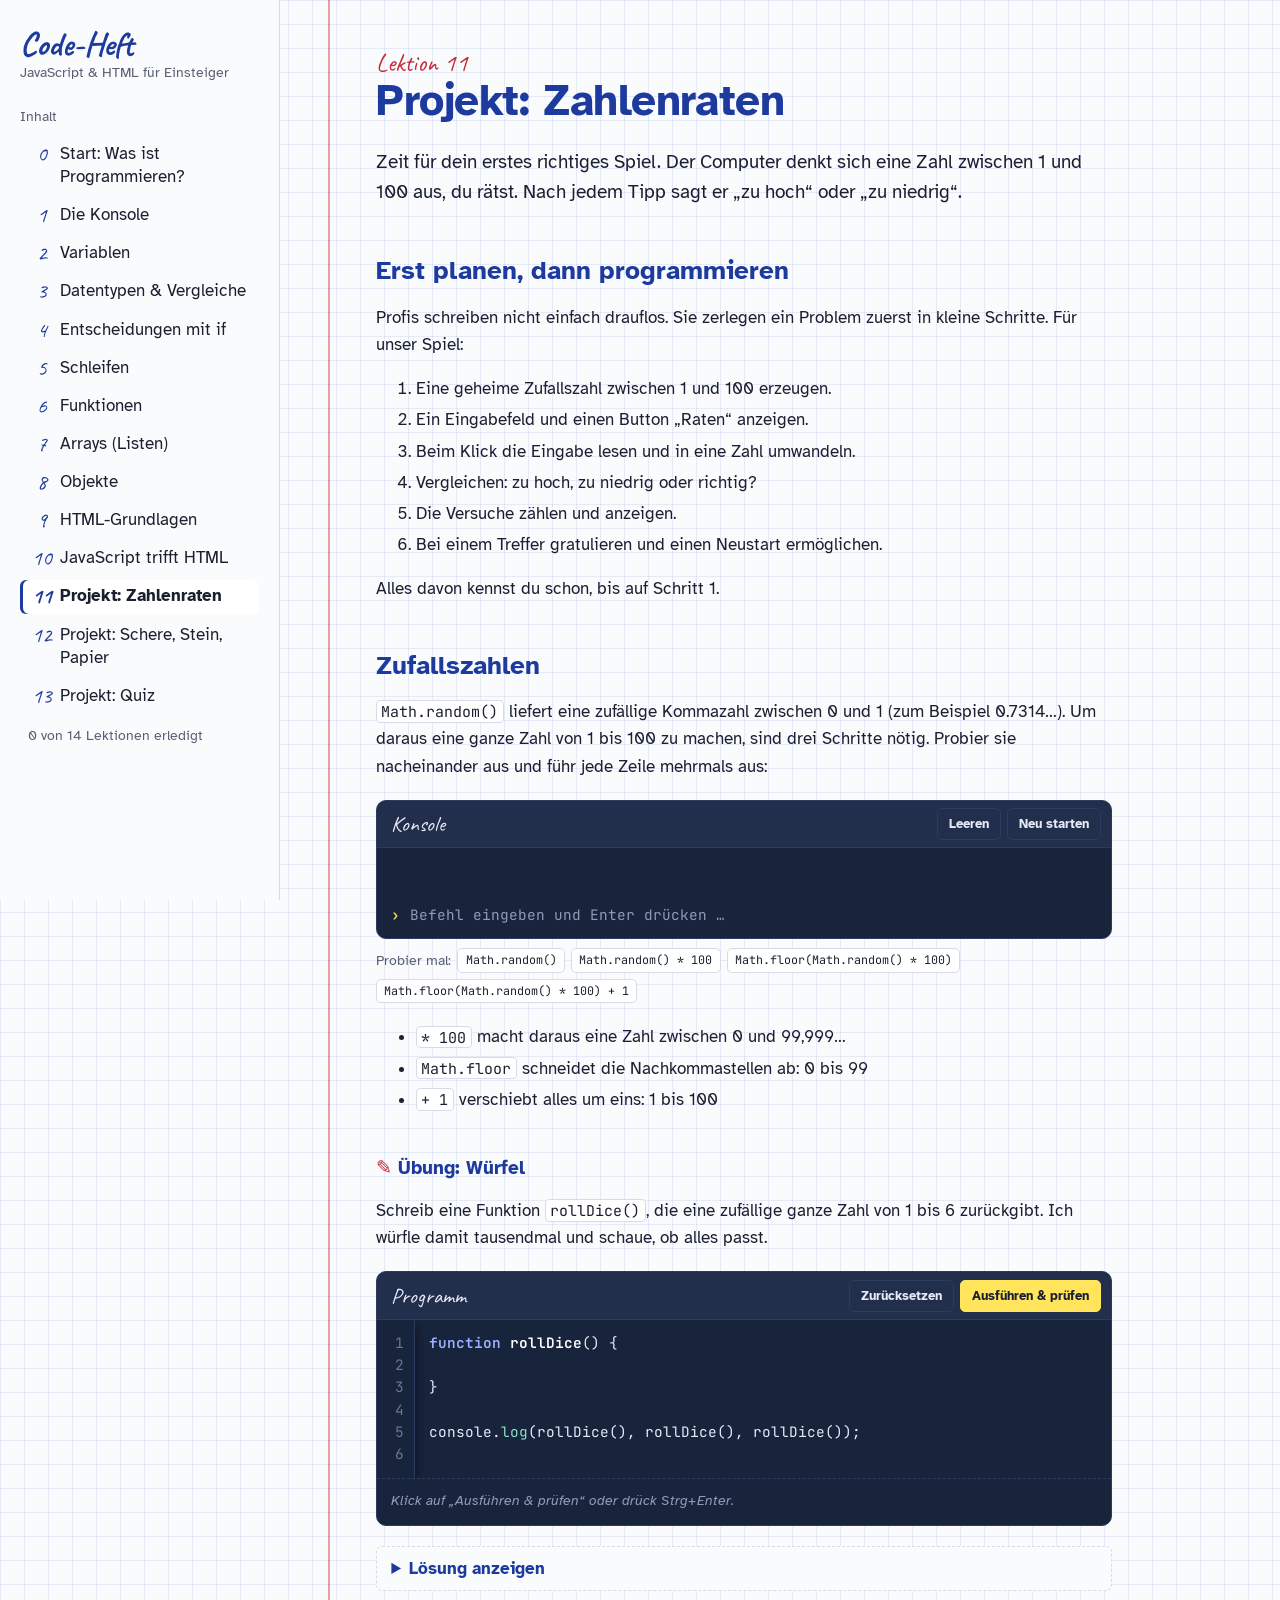
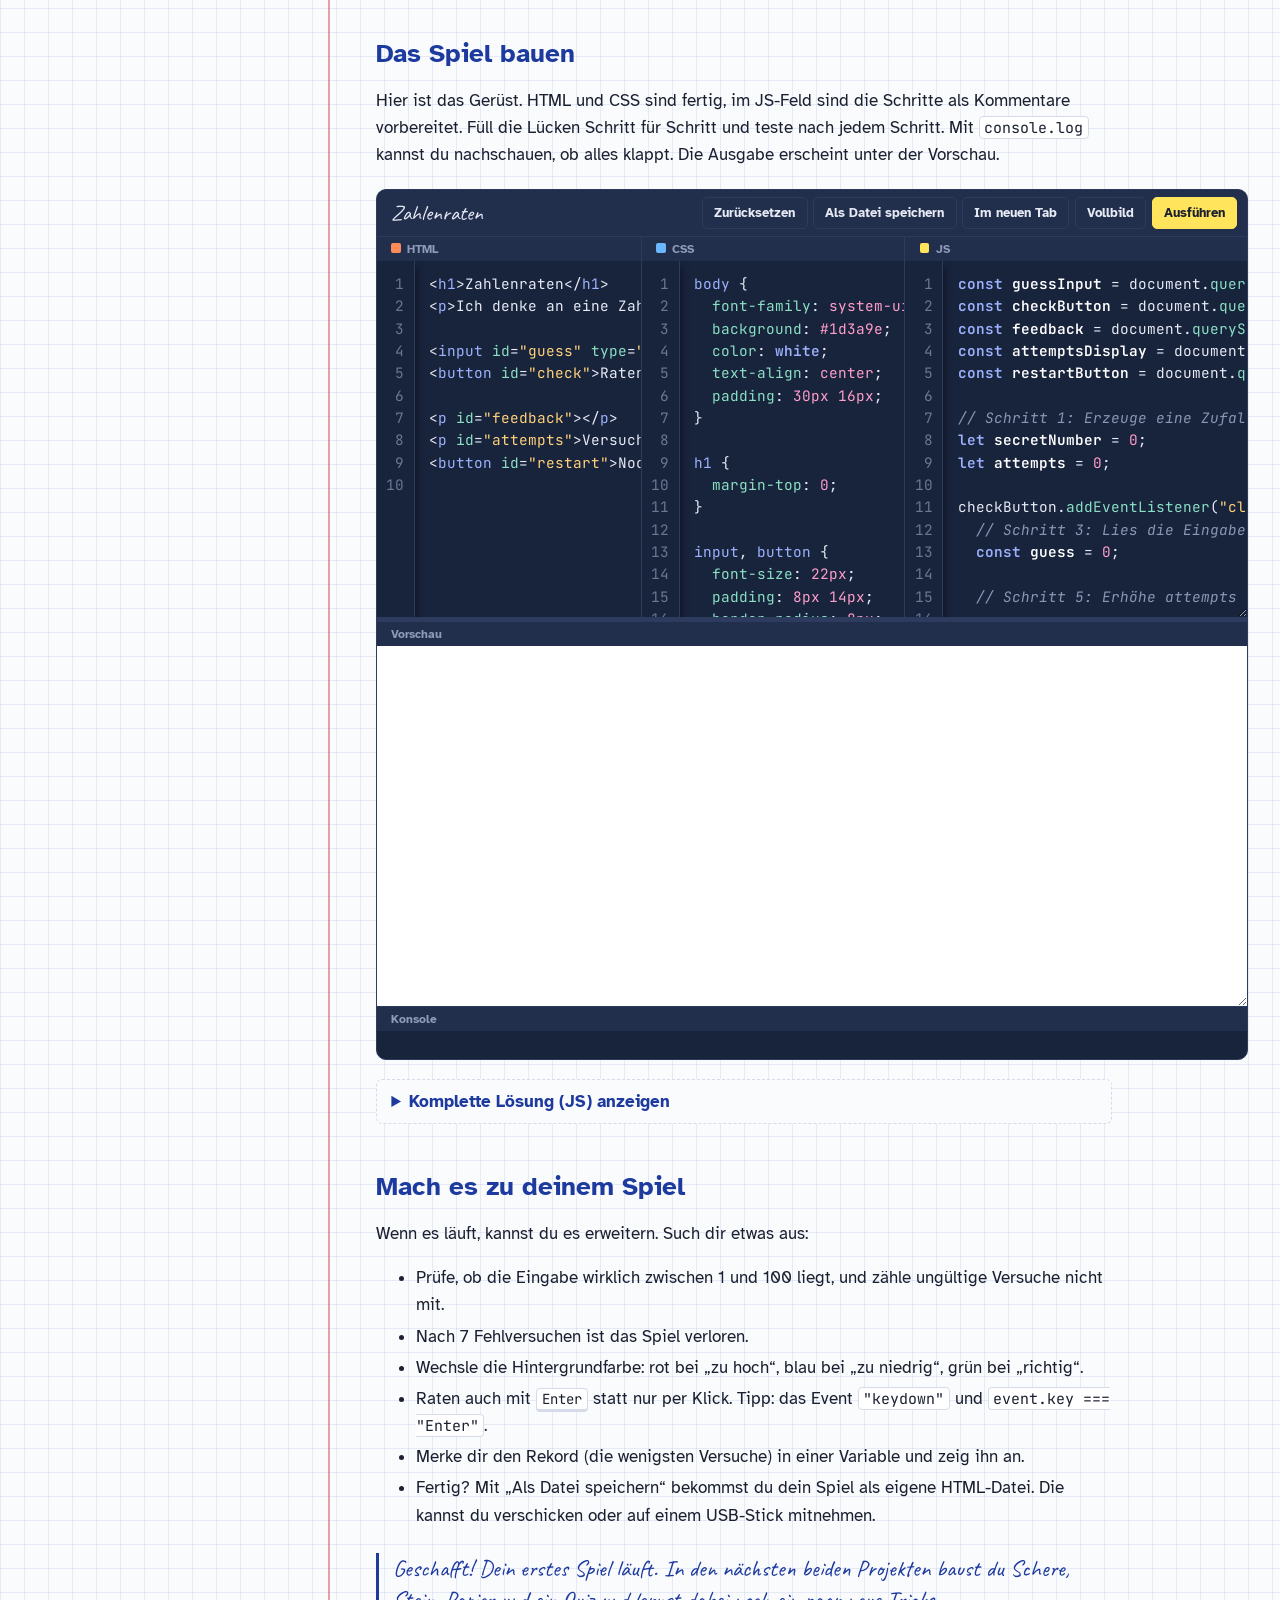
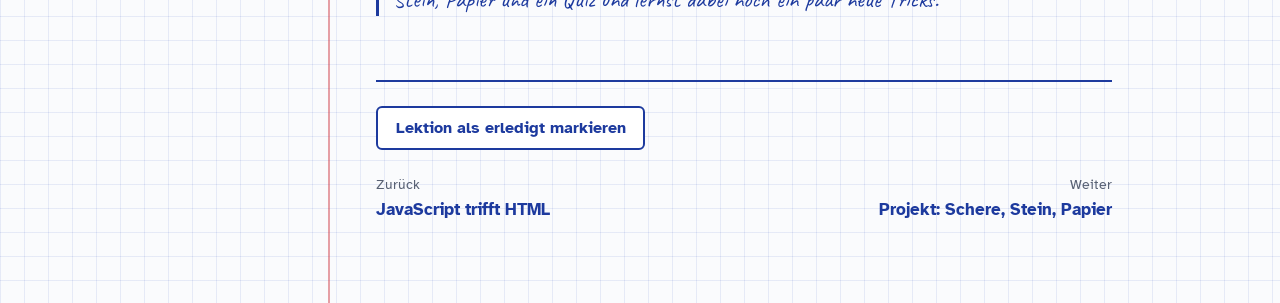
<file: lesson-11.html>
<!doctype html>
<html lang="de">
<head>
  <meta charset="utf-8">
  <meta name="viewport" content="width=device-width, initial-scale=1">
  <title>Projekt: Zahlenraten · Code-Heft</title>
  <link rel="preconnect" href="https://fonts.googleapis.com">
  <link rel="preconnect" href="https://fonts.gstatic.com" crossorigin>
  <link rel="stylesheet" href="https://fonts.googleapis.com/css2?family=Atkinson+Hyperlegible:ital,wght@0,400;0,700;1,400&family=Caveat:wght@500;700&family=JetBrains+Mono:wght@400;600&display=swap">
  <link rel="stylesheet" href="assets/course.css">
</head>
<body>
<main>
  <p class="lesson-number">Lektion 11</p>
  <h1>Projekt: Zahlenraten</h1>
  <p class="lead">Zeit für dein erstes richtiges Spiel. Der Computer denkt sich eine Zahl zwischen 1 und 100 aus, du rätst. Nach jedem Tipp sagt er „zu hoch“ oder „zu niedrig“.</p>

  <h2>Erst planen, dann programmieren</h2>
  <p>Profis schreiben nicht einfach drauflos. Sie zerlegen ein Problem zuerst in kleine Schritte. Für unser Spiel:</p>
  <ol>
    <li>Eine geheime Zufallszahl zwischen 1 und 100 erzeugen.</li>
    <li>Ein Eingabefeld und einen Button „Raten“ anzeigen.</li>
    <li>Beim Klick die Eingabe lesen und in eine Zahl umwandeln.</li>
    <li>Vergleichen: zu hoch, zu niedrig oder richtig?</li>
    <li>Die Versuche zählen und anzeigen.</li>
    <li>Bei einem Treffer gratulieren und einen Neustart ermöglichen.</li>
  </ol>
  <p>Alles davon kennst du schon, bis auf Schritt 1.</p>

  <h2>Zufallszahlen</h2>
  <p><code>Math.random()</code> liefert eine zufällige Kommazahl zwischen 0 und 1 (zum Beispiel 0.7314…). Um daraus eine ganze Zahl von 1 bis 100 zu machen, sind drei Schritte nötig. Probier sie nacheinander aus und führ jede Zeile mehrmals aus:</p>
  <js-console>
    <code>Math.random()</code>
    <code>Math.random() * 100</code>
    <code>Math.floor(Math.random() * 100)</code>
    <code>Math.floor(Math.random() * 100) + 1</code>
  </js-console>
  <ul>
    <li><code>* 100</code> macht daraus eine Zahl zwischen 0 und 99,999…</li>
    <li><code>Math.floor</code> schneidet die Nachkommastellen ab: 0 bis 99</li>
    <li><code>+ 1</code> verschiebt alles um eins: 1 bis 100</li>
  </ul>

  <section class="exercise">
    <h3>Übung: Würfel</h3>
    <p>Schreib eine Funktion <code>rollDice()</code>, die eine zufällige ganze Zahl von 1 bis 6 zurückgibt. Ich würfle damit tausendmal und schaue, ob alles passt.</p>
    <js-editor check="lesson-11-dice">
      <textarea>
function rollDice() {

}

console.log(rollDice(), rollDice(), rollDice());
</textarea>
    </js-editor>
    <details class="solution"><summary>Lösung anzeigen</summary>
      <pre><code>function rollDice() {
  return Math.floor(Math.random() * 6) + 1;
}</code></pre>
    </details>
  </section>

  <h2>Das Spiel bauen</h2>
  <p>Hier ist das Gerüst. HTML und CSS sind fertig, im JS-Feld sind die Schritte als Kommentare vorbereitet. Füll die Lücken Schritt für Schritt und teste nach jedem Schritt. Mit <code>console.log</code> kannst du nachschauen, ob alles klappt. Die Ausgabe erscheint unter der Vorschau.</p>

  <html-playground name="lesson-11-game" label="Zahlenraten" height="360" editor-height="380" file-name="zahlenraten">
    <textarea data-lang="html">
<h1>Zahlenraten</h1>
<p>Ich denke an eine Zahl zwischen 1 und 100.</p>

<input id="guess" type="number" min="1" max="100">
<button id="check">Raten</button>

<p id="feedback"></p>
<p id="attempts">Versuche: 0</p>
<button id="restart">Nochmal spielen</button>
</textarea>
    <textarea data-lang="css">
body {
  font-family: system-ui, sans-serif;
  background: #1d3a9e;
  color: white;
  text-align: center;
  padding: 30px 16px;
}

h1 {
  margin-top: 0;
}

input, button {
  font-size: 22px;
  padding: 8px 14px;
  border-radius: 8px;
  border: none;
}

input {
  width: 100px;
  text-align: center;
}

button {
  background: #ffe45c;
  cursor: pointer;
  font-weight: bold;
}

#feedback {
  font-size: 26px;
  min-height: 36px;
}

#restart {
  display: none;
  margin-top: 10px;
}
</textarea>
    <textarea data-lang="js">
const guessInput = document.querySelector("#guess");
const checkButton = document.querySelector("#check");
const feedback = document.querySelector("#feedback");
const attemptsDisplay = document.querySelector("#attempts");
const restartButton = document.querySelector("#restart");

// Schritt 1: Erzeuge eine Zufallszahl von 1 bis 100
let secretNumber = 0;
let attempts = 0;

checkButton.addEventListener("click", () => {
  // Schritt 3: Lies die Eingabe und wandle sie in eine Zahl um
  const guess = 0;

  // Schritt 5: Erhöhe attempts und zeig den Stand in attemptsDisplay an

  // Schritt 4: Vergleiche guess mit secretNumber
  // und schreib "Zu hoch!", "Zu niedrig!" oder "Richtig! 🎉" in feedback

});

// Schritt 6: Bei einem Treffer restartButton anzeigen
// (restartButton.style.display = "inline-block")
// und beim Klick darauf alles zurücksetzen.
</textarea>
  </html-playground>

  <details class="solution"><summary>Komplette Lösung (JS) anzeigen</summary>
    <pre><code>const guessInput = document.querySelector("#guess");
const checkButton = document.querySelector("#check");
const feedback = document.querySelector("#feedback");
const attemptsDisplay = document.querySelector("#attempts");
const restartButton = document.querySelector("#restart");

let secretNumber = Math.floor(Math.random() * 100) + 1;
let attempts = 0;

checkButton.addEventListener("click", () =&gt; {
  const guess = Number(guessInput.value);

  attempts++;
  attemptsDisplay.textContent = `Versuche: ${attempts}`;

  if (guess &gt; secretNumber) {
    feedback.textContent = "Zu hoch!";
  } else if (guess &lt; secretNumber) {
    feedback.textContent = "Zu niedrig!";
  } else {
    feedback.textContent = `Richtig! 🎉 Die Zahl war ${secretNumber}.`;
    restartButton.style.display = "inline-block";
  }

  guessInput.value = "";
  guessInput.focus();
});

restartButton.addEventListener("click", () =&gt; {
  secretNumber = Math.floor(Math.random() * 100) + 1;
  attempts = 0;
  attemptsDisplay.textContent = "Versuche: 0";
  feedback.textContent = "";
  restartButton.style.display = "none";
});</code></pre>
  </details>

  <h2>Mach es zu deinem Spiel</h2>
  <p>Wenn es läuft, kannst du es erweitern. Such dir etwas aus:</p>
  <ul>
    <li>Prüfe, ob die Eingabe wirklich zwischen 1 und 100 liegt, und zähle ungültige Versuche nicht mit.</li>
    <li>Nach 7 Fehlversuchen ist das Spiel verloren.</li>
    <li>Wechsle die Hintergrundfarbe: rot bei „zu hoch“, blau bei „zu niedrig“, grün bei „richtig“.</li>
    <li>Raten auch mit <kbd>Enter</kbd> statt nur per Klick. Tipp: das Event <code>"keydown"</code> und <code>event.key === "Enter"</code>.</li>
    <li>Merke dir den Rekord (die wenigsten Versuche) in einer Variable und zeig ihn an.</li>
    <li>Fertig? Mit „Als Datei speichern“ bekommst du dein Spiel als eigene HTML-Datei. Die kannst du verschicken oder auf einem USB-Stick mitnehmen.</li>
  </ul>

  <p class="note">Geschafft! Dein erstes Spiel läuft. In den nächsten beiden Projekten baust du Schere, Stein, Papier und ein Quiz und lernst dabei noch ein paar neue Tricks.</p>
</main>
<script src="assets/course.js"></script>
<script>
  Course.check('lesson-11-dice', ({ value }) => {
    const rollDice = value('rollDice');
    if (typeof rollDice !== 'function') return 'Ich finde keine Funktion namens rollDice.';
    const seen = new Set();
    for (let i = 0; i < 1000; i++) {
      const roll = rollDice();
      if (roll === undefined) return 'rollDice gibt nichts zurück. Hast du return vergessen?';
      if (!Number.isInteger(roll)) return `rollDice hat ${roll} gewürfelt. Das ist keine ganze Zahl. Hast du Math.floor benutzt?`;
      if (roll < 1 || roll > 6) return `rollDice hat ${roll} gewürfelt. Erlaubt sind nur 1 bis 6.`;
      seen.add(roll);
    }
    if (seen.size < 6) return `In 1000 Würfen kamen nur diese Zahlen vor: ${[...seen].sort().join(', ')}. Es sollten alle von 1 bis 6 sein.`;
    return true;
  });
</script>
</body>
</html>
</file>
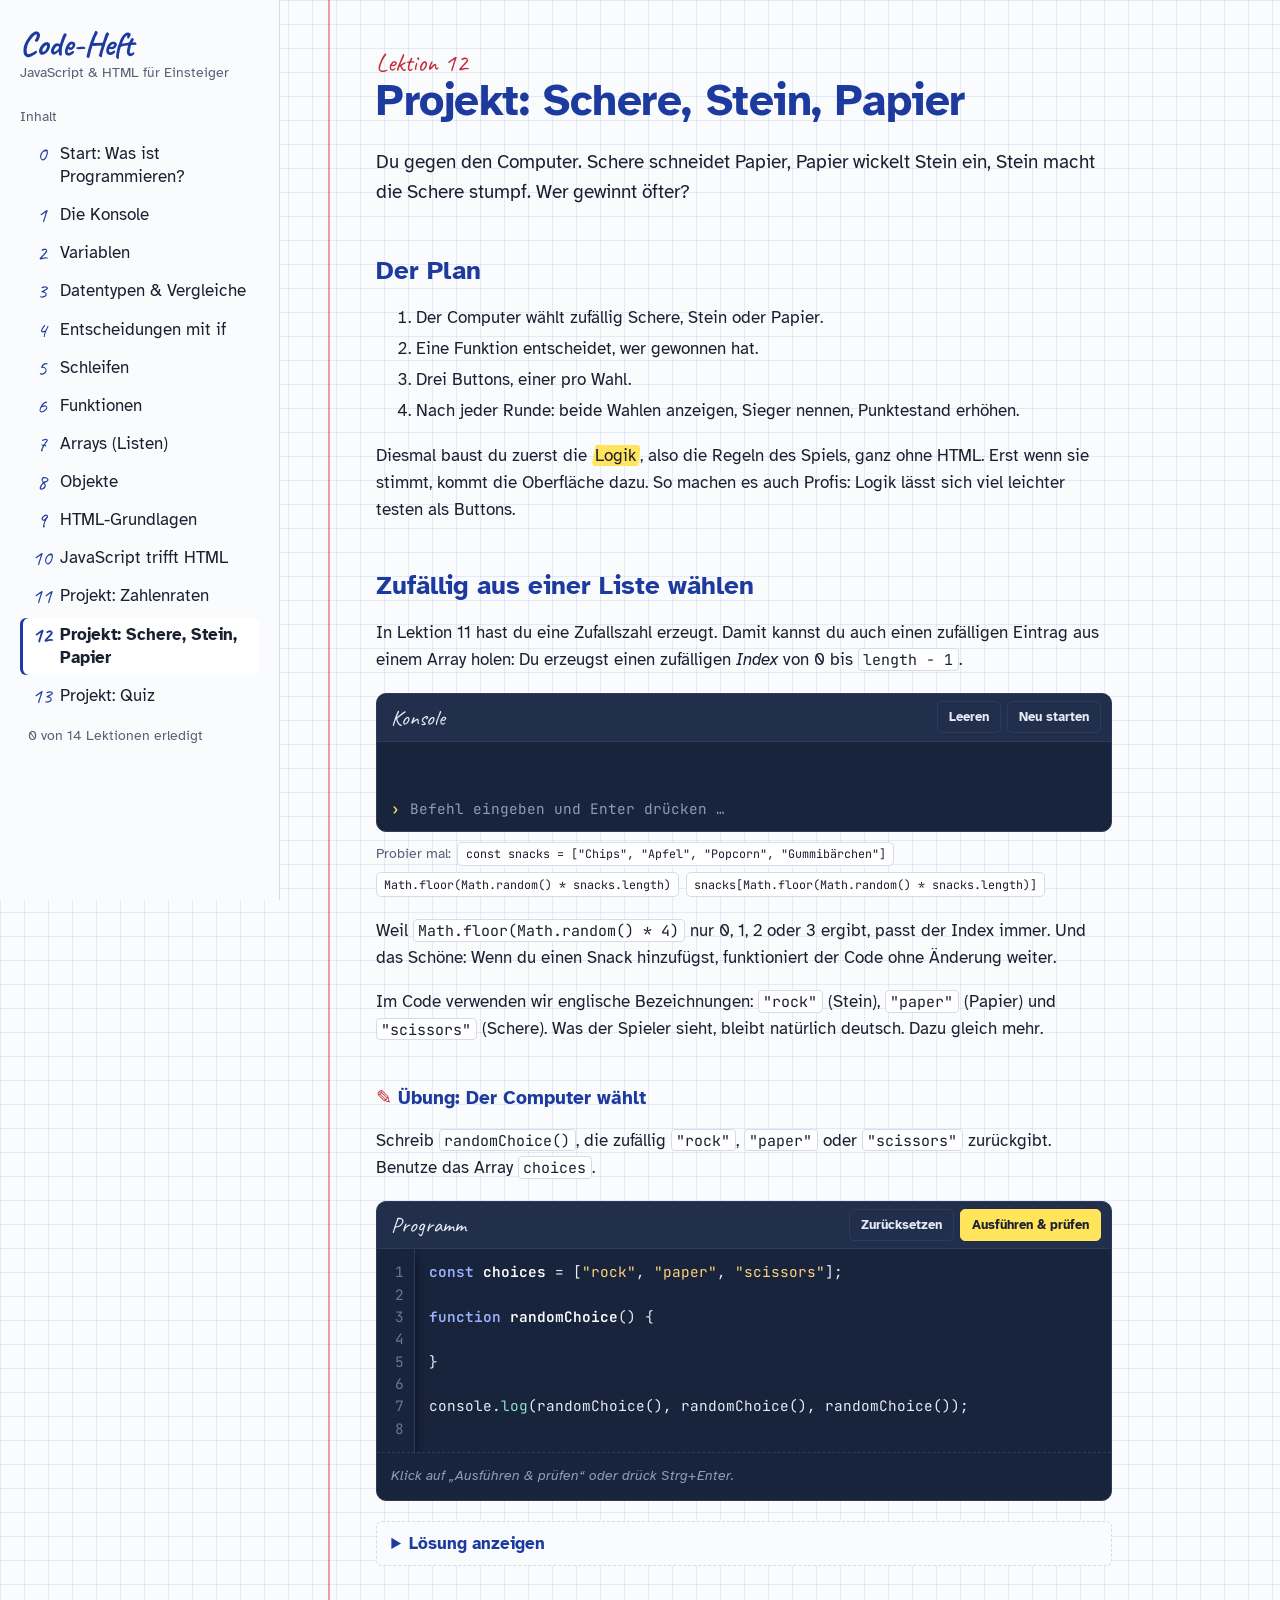
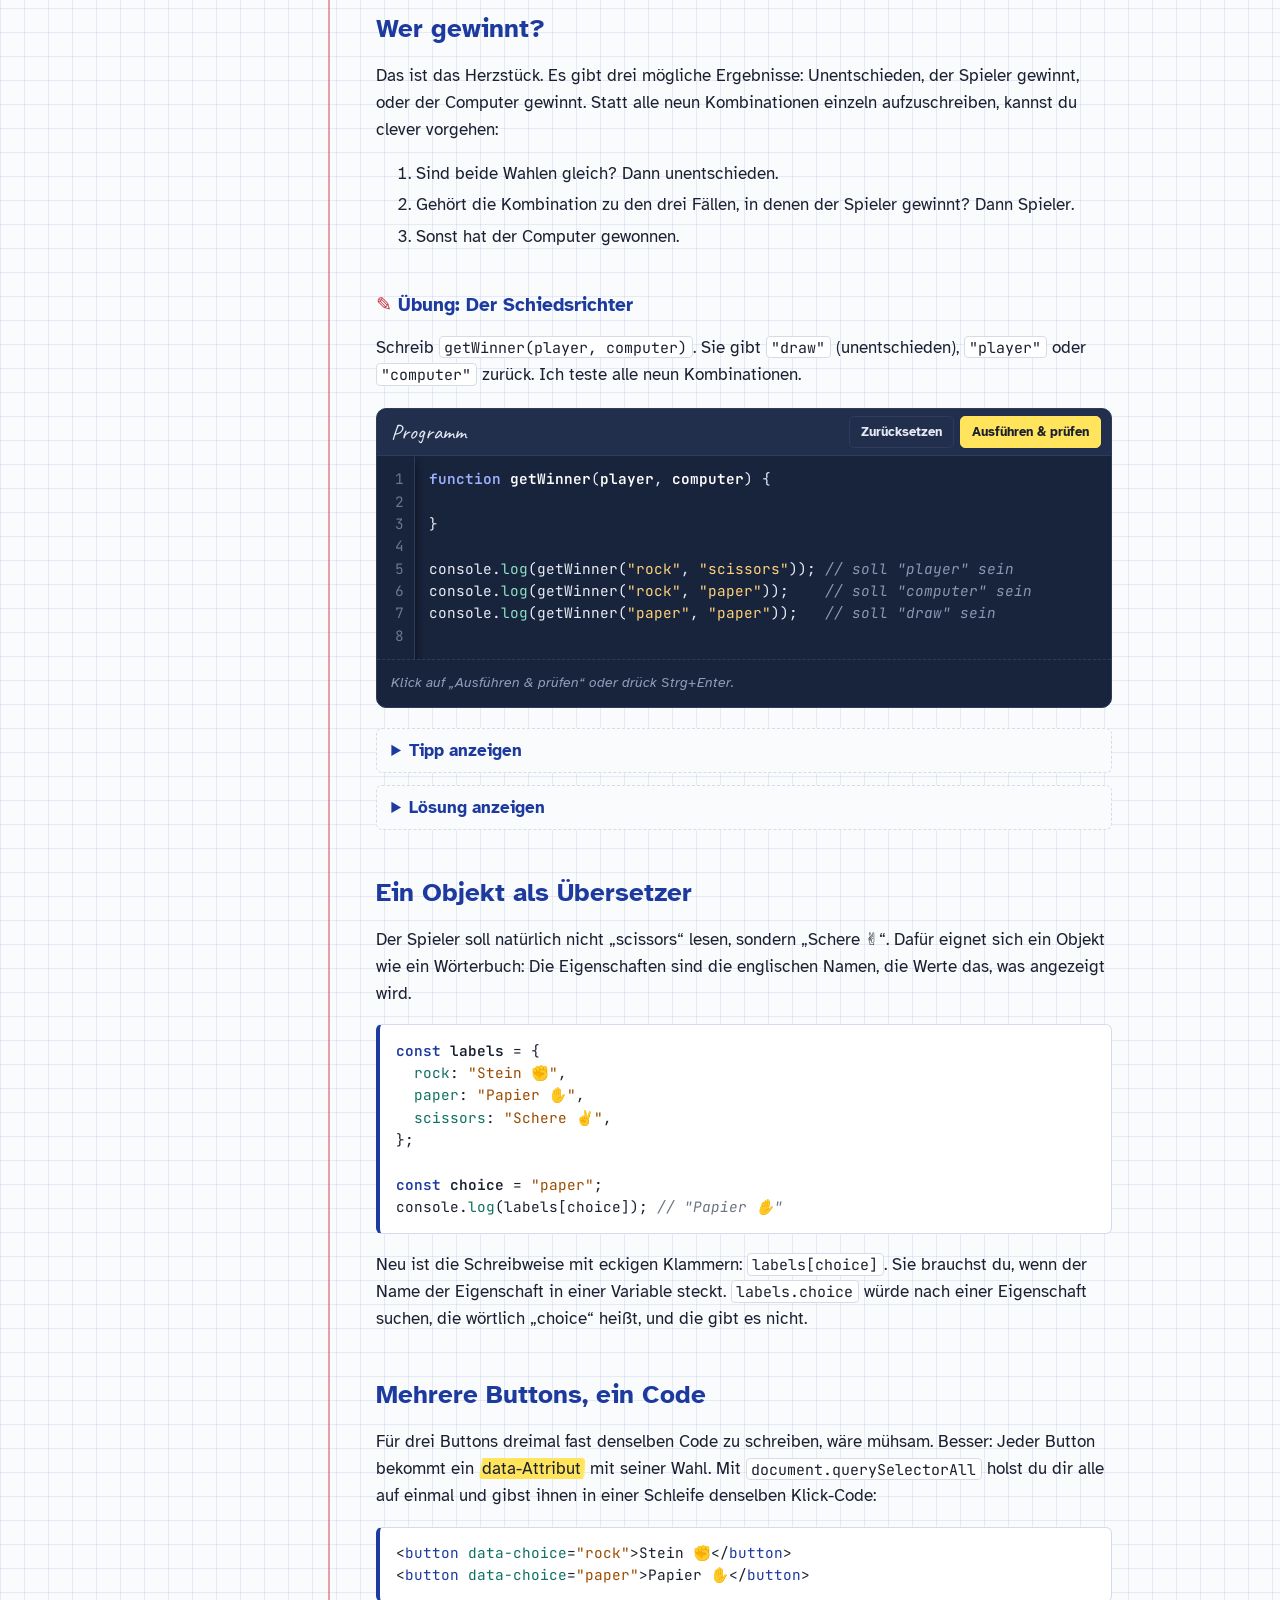
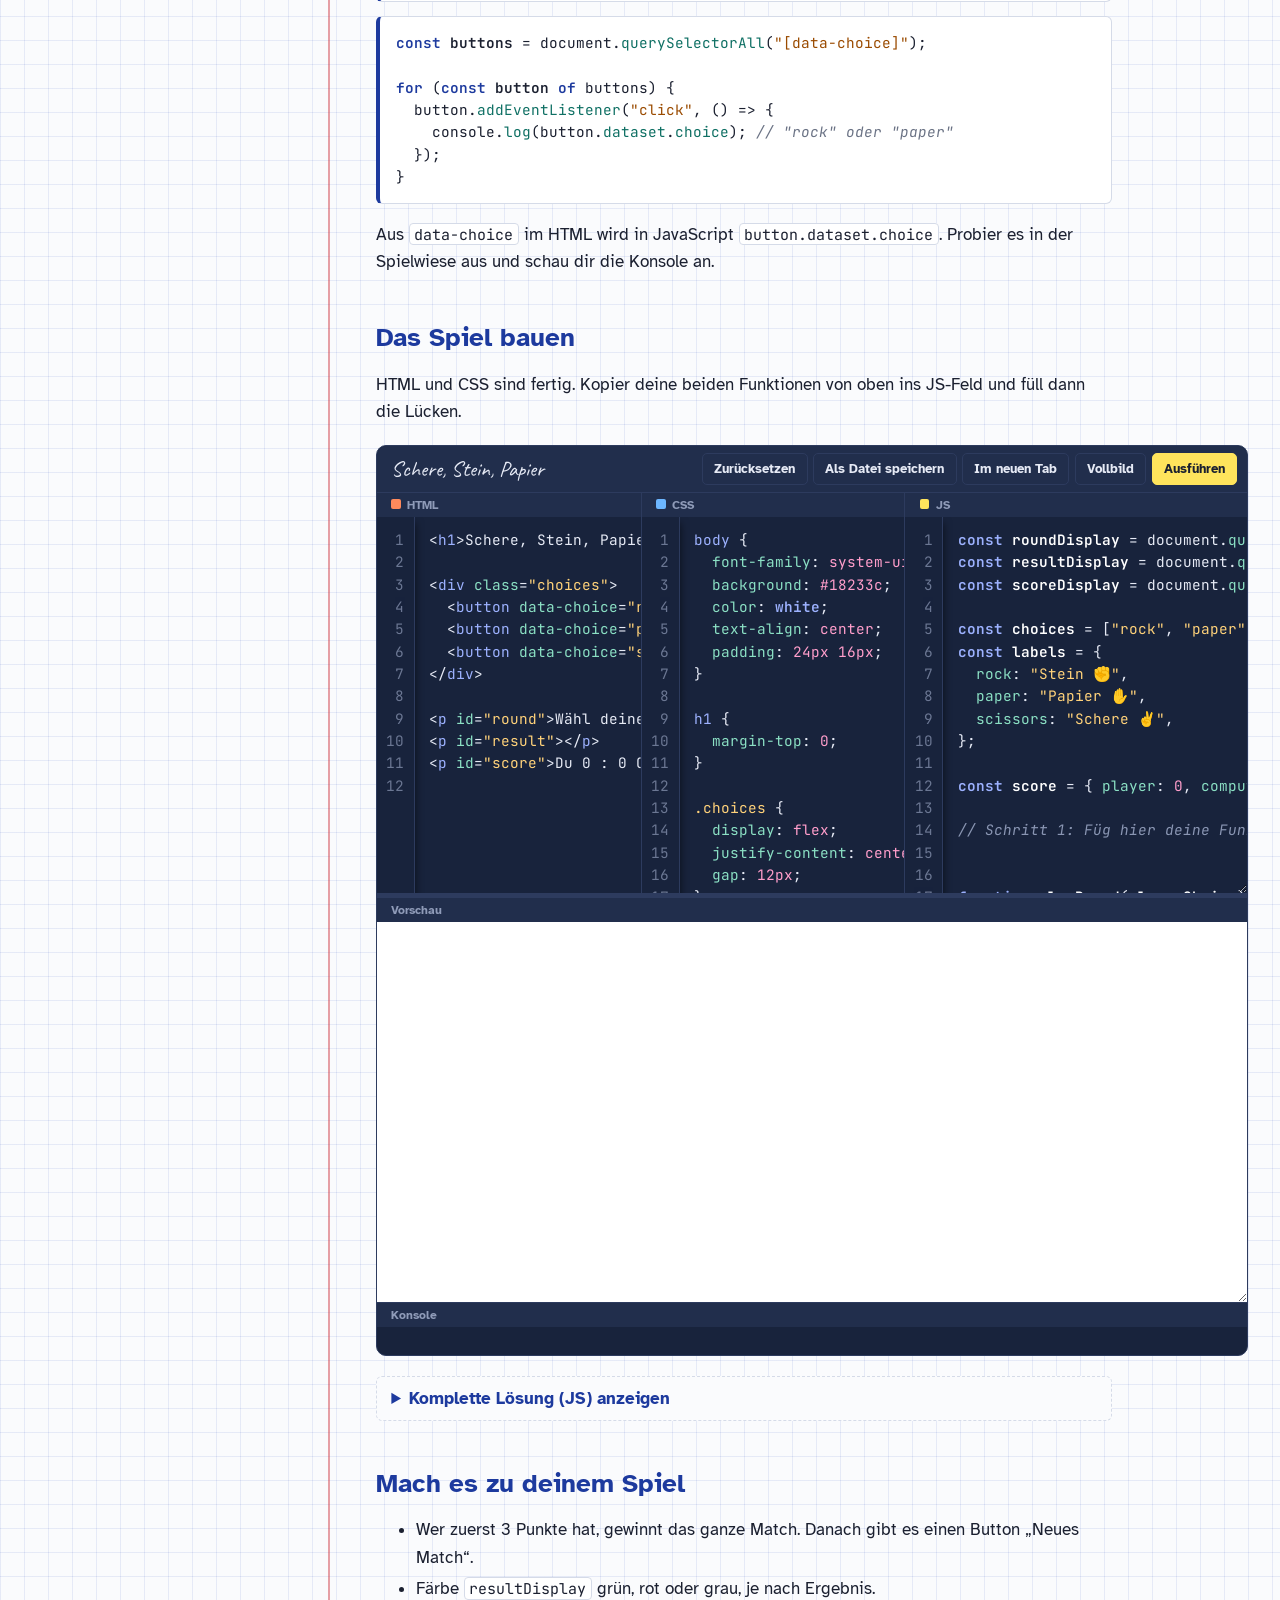
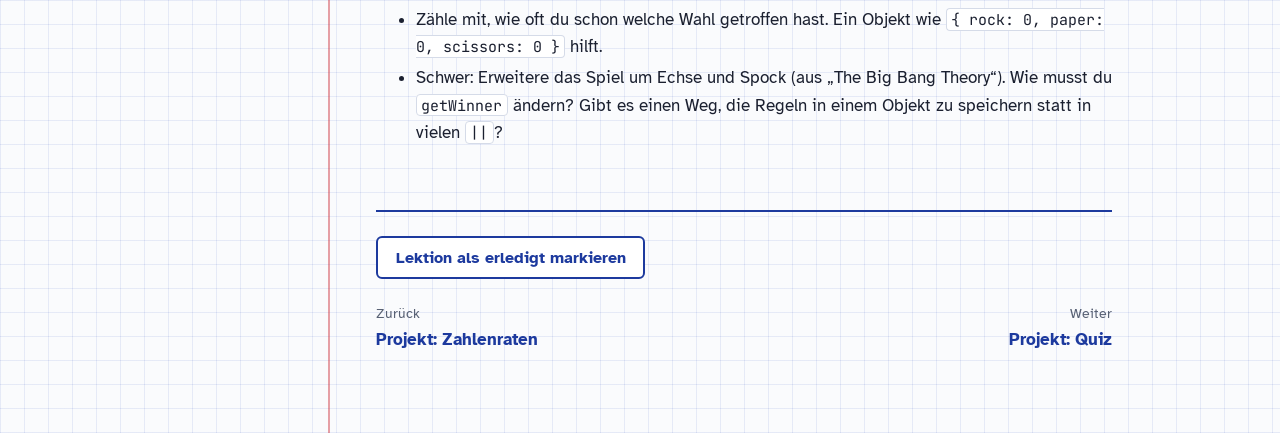
<file: lesson-12.html>
<!doctype html>
<html lang="de">
<head>
  <meta charset="utf-8">
  <meta name="viewport" content="width=device-width, initial-scale=1">
  <title>Projekt: Schere, Stein, Papier · Code-Heft</title>
  <link rel="preconnect" href="https://fonts.googleapis.com">
  <link rel="preconnect" href="https://fonts.gstatic.com" crossorigin>
  <link rel="stylesheet" href="https://fonts.googleapis.com/css2?family=Atkinson+Hyperlegible:ital,wght@0,400;0,700;1,400&family=Caveat:wght@500;700&family=JetBrains+Mono:wght@400;600&display=swap">
  <link rel="stylesheet" href="assets/course.css">
</head>
<body>
<main>
  <p class="lesson-number">Lektion 12</p>
  <h1>Projekt: Schere, Stein, Papier</h1>
  <p class="lead">Du gegen den Computer. Schere schneidet Papier, Papier wickelt Stein ein, Stein macht die Schere stumpf. Wer gewinnt öfter?</p>

  <h2>Der Plan</h2>
  <ol>
    <li>Der Computer wählt zufällig Schere, Stein oder Papier.</li>
    <li>Eine Funktion entscheidet, wer gewonnen hat.</li>
    <li>Drei Buttons, einer pro Wahl.</li>
    <li>Nach jeder Runde: beide Wahlen anzeigen, Sieger nennen, Punktestand erhöhen.</li>
  </ol>
  <p>Diesmal baust du zuerst die <mark>Logik</mark>, also die Regeln des Spiels, ganz ohne HTML. Erst wenn sie stimmt, kommt die Oberfläche dazu. So machen es auch Profis: Logik lässt sich viel leichter testen als Buttons.</p>

  <h2>Zufällig aus einer Liste wählen</h2>
  <p>In Lektion 11 hast du eine Zufallszahl erzeugt. Damit kannst du auch einen zufälligen Eintrag aus einem Array holen: Du erzeugst einen zufälligen <em>Index</em> von 0 bis <code>length - 1</code>.</p>
  <js-console>
    <code>const snacks = ["Chips", "Apfel", "Popcorn", "Gummibärchen"]</code>
    <code>Math.floor(Math.random() * snacks.length)</code>
    <code>snacks[Math.floor(Math.random() * snacks.length)]</code>
  </js-console>
  <p>Weil <code>Math.floor(Math.random() * 4)</code> nur 0, 1, 2 oder 3 ergibt, passt der Index immer. Und das Schöne: Wenn du einen Snack hinzufügst, funktioniert der Code ohne Änderung weiter.</p>

  <p>Im Code verwenden wir englische Bezeichnungen: <code>"rock"</code> (Stein), <code>"paper"</code> (Papier) und <code>"scissors"</code> (Schere). Was der Spieler sieht, bleibt natürlich deutsch. Dazu gleich mehr.</p>

  <section class="exercise">
    <h3>Übung: Der Computer wählt</h3>
    <p>Schreib <code>randomChoice()</code>, die zufällig <code>"rock"</code>, <code>"paper"</code> oder <code>"scissors"</code> zurückgibt. Benutze das Array <code>choices</code>.</p>
    <js-editor check="lesson-12-random">
      <textarea>
const choices = ["rock", "paper", "scissors"];

function randomChoice() {

}

console.log(randomChoice(), randomChoice(), randomChoice());
</textarea>
    </js-editor>
    <details class="solution"><summary>Lösung anzeigen</summary>
      <pre><code>function randomChoice() {
  const index = Math.floor(Math.random() * choices.length);
  return choices[index];
}</code></pre>
    </details>
  </section>

  <h2>Wer gewinnt?</h2>
  <p>Das ist das Herzstück. Es gibt drei mögliche Ergebnisse: Unentschieden, der Spieler gewinnt, oder der Computer gewinnt. Statt alle neun Kombinationen einzeln aufzuschreiben, kannst du clever vorgehen:</p>
  <ol>
    <li>Sind beide Wahlen gleich? Dann unentschieden.</li>
    <li>Gehört die Kombination zu den drei Fällen, in denen der Spieler gewinnt? Dann Spieler.</li>
    <li>Sonst hat der Computer gewonnen.</li>
  </ol>

  <section class="exercise">
    <h3>Übung: Der Schiedsrichter</h3>
    <p>Schreib <code>getWinner(player, computer)</code>. Sie gibt <code>"draw"</code> (unentschieden), <code>"player"</code> oder <code>"computer"</code> zurück. Ich teste alle neun Kombinationen.</p>
    <js-editor check="lesson-12-winner">
      <textarea>
function getWinner(player, computer) {

}

console.log(getWinner("rock", "scissors")); // soll "player" sein
console.log(getWinner("rock", "paper"));    // soll "computer" sein
console.log(getWinner("paper", "paper"));   // soll "draw" sein
</textarea>
    </js-editor>
    <details class="solution"><summary>Tipp anzeigen</summary>
      <p>Der Spieler gewinnt in genau diesen drei Fällen. Verbinde sie mit <code>||</code>:</p>
      <ul>
        <li><code>player === "rock" &amp;&amp; computer === "scissors"</code></li>
        <li><code>player === "paper" &amp;&amp; computer === "rock"</code></li>
        <li><code>player === "scissors" &amp;&amp; computer === "paper"</code></li>
      </ul>
    </details>
    <details class="solution"><summary>Lösung anzeigen</summary>
      <pre><code>function getWinner(player, computer) {
  if (player === computer) {
    return "draw";
  }
  if (
    (player === "rock" &amp;&amp; computer === "scissors") ||
    (player === "paper" &amp;&amp; computer === "rock") ||
    (player === "scissors" &amp;&amp; computer === "paper")
  ) {
    return "player";
  }
  return "computer";
}</code></pre>
    </details>
  </section>

  <h2>Ein Objekt als Übersetzer</h2>
  <p>Der Spieler soll natürlich nicht „scissors“ lesen, sondern „Schere ✌️“. Dafür eignet sich ein Objekt wie ein Wörterbuch: Die Eigenschaften sind die englischen Namen, die Werte das, was angezeigt wird.</p>
  <pre><code>const labels = {
  rock: "Stein ✊",
  paper: "Papier ✋",
  scissors: "Schere ✌️",
};

const choice = "paper";
console.log(labels[choice]); // "Papier ✋"</code></pre>
  <p>Neu ist die Schreibweise mit eckigen Klammern: <code>labels[choice]</code>. Sie brauchst du, wenn der Name der Eigenschaft in einer Variable steckt. <code>labels.choice</code> würde nach einer Eigenschaft suchen, die wörtlich „choice“ heißt, und die gibt es nicht.</p>

  <h2>Mehrere Buttons, ein Code</h2>
  <p>Für drei Buttons dreimal fast denselben Code zu schreiben, wäre mühsam. Besser: Jeder Button bekommt ein <mark>data-Attribut</mark> mit seiner Wahl. Mit <code>document.querySelectorAll</code> holst du dir alle auf einmal und gibst ihnen in einer Schleife denselben Klick-Code:</p>
  <pre><code>&lt;button data-choice="rock"&gt;Stein ✊&lt;/button&gt;
&lt;button data-choice="paper"&gt;Papier ✋&lt;/button&gt;</code></pre>
  <pre><code>const buttons = document.querySelectorAll("[data-choice]");

for (const button of buttons) {
  button.addEventListener("click", () =&gt; {
    console.log(button.dataset.choice); // "rock" oder "paper"
  });
}</code></pre>
  <p>Aus <code>data-choice</code> im HTML wird in JavaScript <code>button.dataset.choice</code>. Probier es in der Spielwiese aus und schau dir die Konsole an.</p>

  <h2>Das Spiel bauen</h2>
  <p>HTML und CSS sind fertig. Kopier deine beiden Funktionen von oben ins JS-Feld und füll dann die Lücken.</p>

  <html-playground name="lesson-12-game" label="Schere, Stein, Papier" height="380" editor-height="400" file-name="schere-stein-papier">
    <textarea data-lang="html">
<h1>Schere, Stein, Papier</h1>

<div class="choices">
  <button data-choice="rock">✊<span>Stein</span></button>
  <button data-choice="paper">✋<span>Papier</span></button>
  <button data-choice="scissors">✌️<span>Schere</span></button>
</div>

<p id="round">Wähl deine Waffe!</p>
<p id="result"></p>
<p id="score">Du 0 : 0 Computer</p>
</textarea>
    <textarea data-lang="css">
body {
  font-family: system-ui, sans-serif;
  background: #18233c;
  color: white;
  text-align: center;
  padding: 24px 16px;
}

h1 {
  margin-top: 0;
}

.choices {
  display: flex;
  justify-content: center;
  gap: 12px;
}

.choices button {
  font-size: 48px;
  width: 110px;
  padding: 12px 0;
  border: 3px solid #ffe45c;
  border-radius: 16px;
  background: #212e4c;
  color: white;
  cursor: pointer;
}

.choices button:hover {
  background: #2d3b5e;
}

.choices span {
  display: block;
  font-size: 16px;
  margin-top: 4px;
}

#round {
  font-size: 20px;
  min-height: 28px;
}

#result {
  font-size: 32px;
  font-weight: bold;
  min-height: 42px;
}

#score {
  font-size: 22px;
  color: #ffe45c;
}
</textarea>
    <textarea data-lang="js">
const roundDisplay = document.querySelector("#round");
const resultDisplay = document.querySelector("#result");
const scoreDisplay = document.querySelector("#score");

const choices = ["rock", "paper", "scissors"];
const labels = {
  rock: "Stein ✊",
  paper: "Papier ✋",
  scissors: "Schere ✌️",
};

const score = { player: 0, computer: 0 };

// Schritt 1: Füg hier deine Funktionen randomChoice und getWinner ein


function playRound(playerChoice) {
  // Schritt 2: Lass den Computer wählen

  // Schritt 3: Zeig in roundDisplay beide Wahlen an, z. B.
  // "Du: Stein ✊ – Computer: Schere ✌️"

  // Schritt 4: Ermittle den Sieger mit getWinner,
  // erhöhe score.player oder score.computer
  // und schreib "Gewonnen! 🎉", "Verloren 😢" oder "Unentschieden" in resultDisplay

  // Schritt 5: Zeig den Punktestand in scoreDisplay an

}

// Schritt 6: Gib allen Buttons mit data-choice einen Klick-Code,
// der playRound(button.dataset.choice) aufruft

</textarea>
  </html-playground>

  <details class="solution"><summary>Komplette Lösung (JS) anzeigen</summary>
    <pre><code>const roundDisplay = document.querySelector("#round");
const resultDisplay = document.querySelector("#result");
const scoreDisplay = document.querySelector("#score");

const choices = ["rock", "paper", "scissors"];
const labels = {
  rock: "Stein ✊",
  paper: "Papier ✋",
  scissors: "Schere ✌️",
};

const score = { player: 0, computer: 0 };

function randomChoice() {
  return choices[Math.floor(Math.random() * choices.length)];
}

function getWinner(player, computer) {
  if (player === computer) {
    return "draw";
  }
  if (
    (player === "rock" &amp;&amp; computer === "scissors") ||
    (player === "paper" &amp;&amp; computer === "rock") ||
    (player === "scissors" &amp;&amp; computer === "paper")
  ) {
    return "player";
  }
  return "computer";
}

function playRound(playerChoice) {
  const computerChoice = randomChoice();
  roundDisplay.textContent = `Du: ${labels[playerChoice]} – Computer: ${labels[computerChoice]}`;

  const winner = getWinner(playerChoice, computerChoice);
  if (winner === "player") {
    score.player++;
    resultDisplay.textContent = "Gewonnen! 🎉";
  } else if (winner === "computer") {
    score.computer++;
    resultDisplay.textContent = "Verloren 😢";
  } else {
    resultDisplay.textContent = "Unentschieden";
  }

  scoreDisplay.textContent = `Du ${score.player} : ${score.computer} Computer`;
}

for (const button of document.querySelectorAll("[data-choice]")) {
  button.addEventListener("click", () =&gt; {
    playRound(button.dataset.choice);
  });
}</code></pre>
  </details>

  <h2>Mach es zu deinem Spiel</h2>
  <ul>
    <li>Wer zuerst 3 Punkte hat, gewinnt das ganze Match. Danach gibt es einen Button „Neues Match“.</li>
    <li>Färbe <code>resultDisplay</code> grün, rot oder grau, je nach Ergebnis.</li>
    <li>Zähle mit, wie oft du schon welche Wahl getroffen hast. Ein Objekt wie <code>{ rock: 0, paper: 0, scissors: 0 }</code> hilft.</li>
    <li>Schwer: Erweitere das Spiel um Echse und Spock (aus „The Big Bang Theory“). Wie musst du <code>getWinner</code> ändern? Gibt es einen Weg, die Regeln in einem Objekt zu speichern statt in vielen <code>||</code>?</li>
  </ul>
</main>
<script src="assets/course.js"></script>
<script>
  const CHOICES = ['rock', 'paper', 'scissors'];
  const BEATS = { rock: 'scissors', paper: 'rock', scissors: 'paper' };
  const LABELS = { rock: 'Stein', paper: 'Papier', scissors: 'Schere' };

  Course.check('lesson-12-random', ({ value }) => {
    const randomChoice = value('randomChoice');
    if (typeof randomChoice !== 'function') return 'Ich finde keine Funktion namens randomChoice.';
    const seen = new Set();
    for (let i = 0; i < 1000; i++) {
      const choice = randomChoice();
      if (choice === undefined) return 'randomChoice gibt nichts zurück. Hast du return vergessen?';
      if (!CHOICES.includes(choice)) return `randomChoice hat ${JSON.stringify(choice)} gewählt. Erlaubt sind nur "rock", "paper" und "scissors".`;
      seen.add(choice);
    }
    if (seen.size < 3) return `In 1000 Runden kam nur ${[...seen].join(' und ')} vor. Alle drei sollten möglich sein.`;
    return true;
  });

  Course.check('lesson-12-winner', ({ value }) => {
    const getWinner = value('getWinner');
    if (typeof getWinner !== 'function') return 'Ich finde keine Funktion namens getWinner.';
    for (const player of CHOICES) {
      for (const computer of CHOICES) {
        const expected = player === computer ? 'draw' : BEATS[player] === computer ? 'player' : 'computer';
        const actual = getWinner(player, computer);
        if (actual === undefined) return `getWinner("${player}", "${computer}") gibt nichts zurück. Hast du return vergessen?`;
        if (actual !== expected) {
          return `${LABELS[player]} gegen ${LABELS[computer]}: getWinner("${player}", "${computer}") ergibt ${JSON.stringify(actual)}, richtig wäre "${expected}".`;
        }
      }
    }
    return true;
  });
</script>
</body>
</html>
</file>
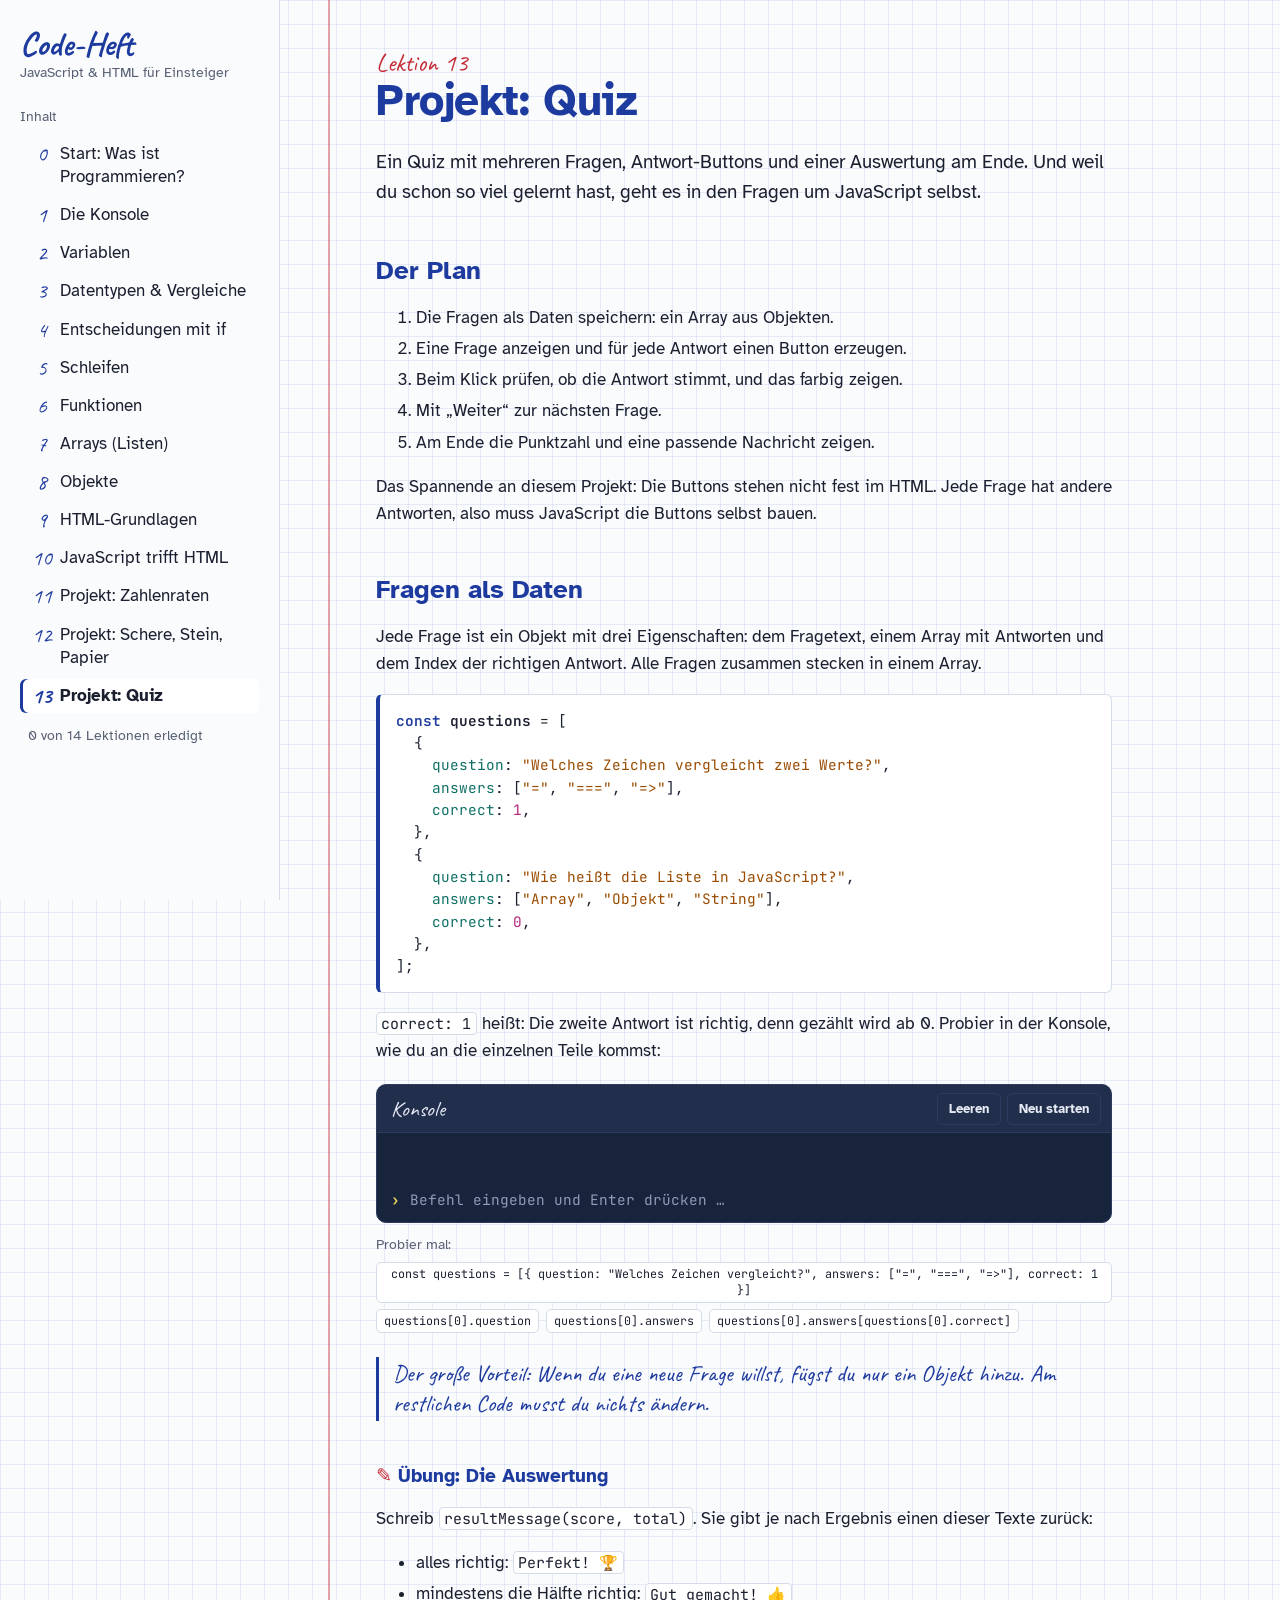
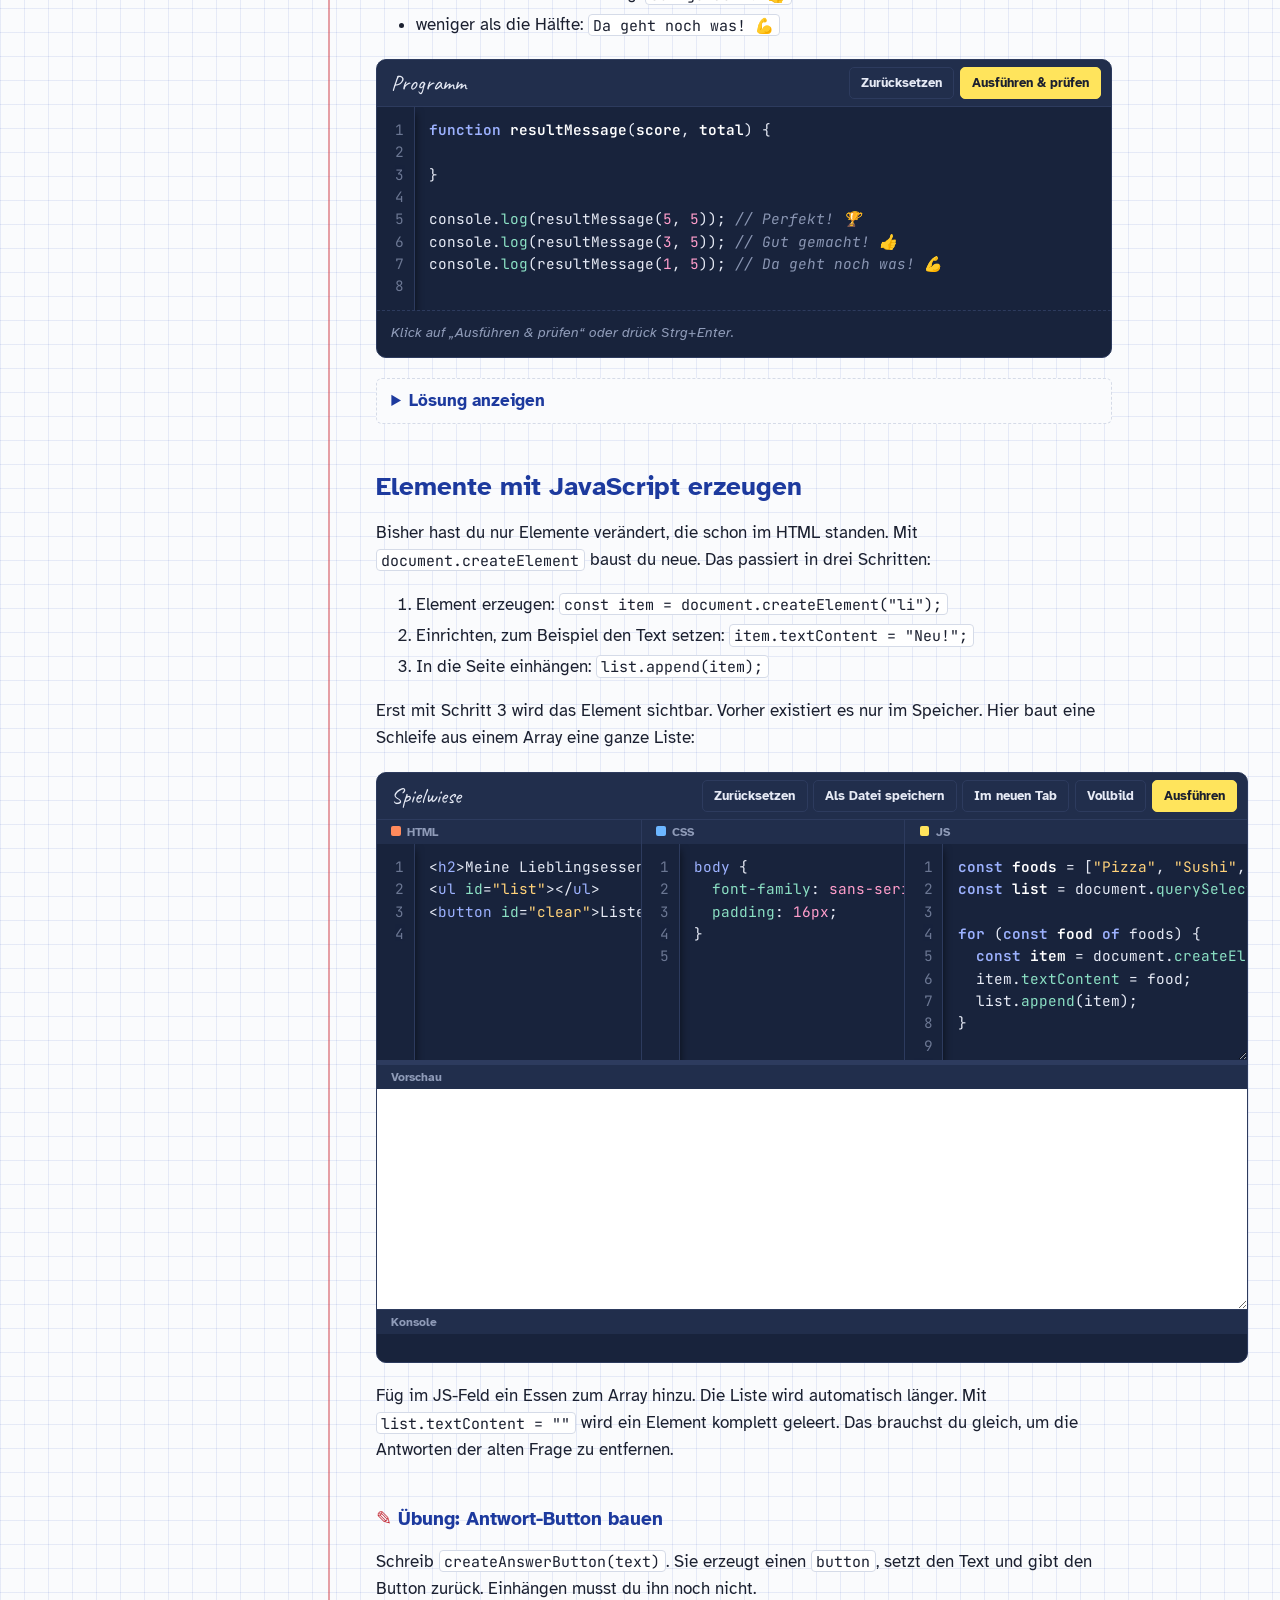
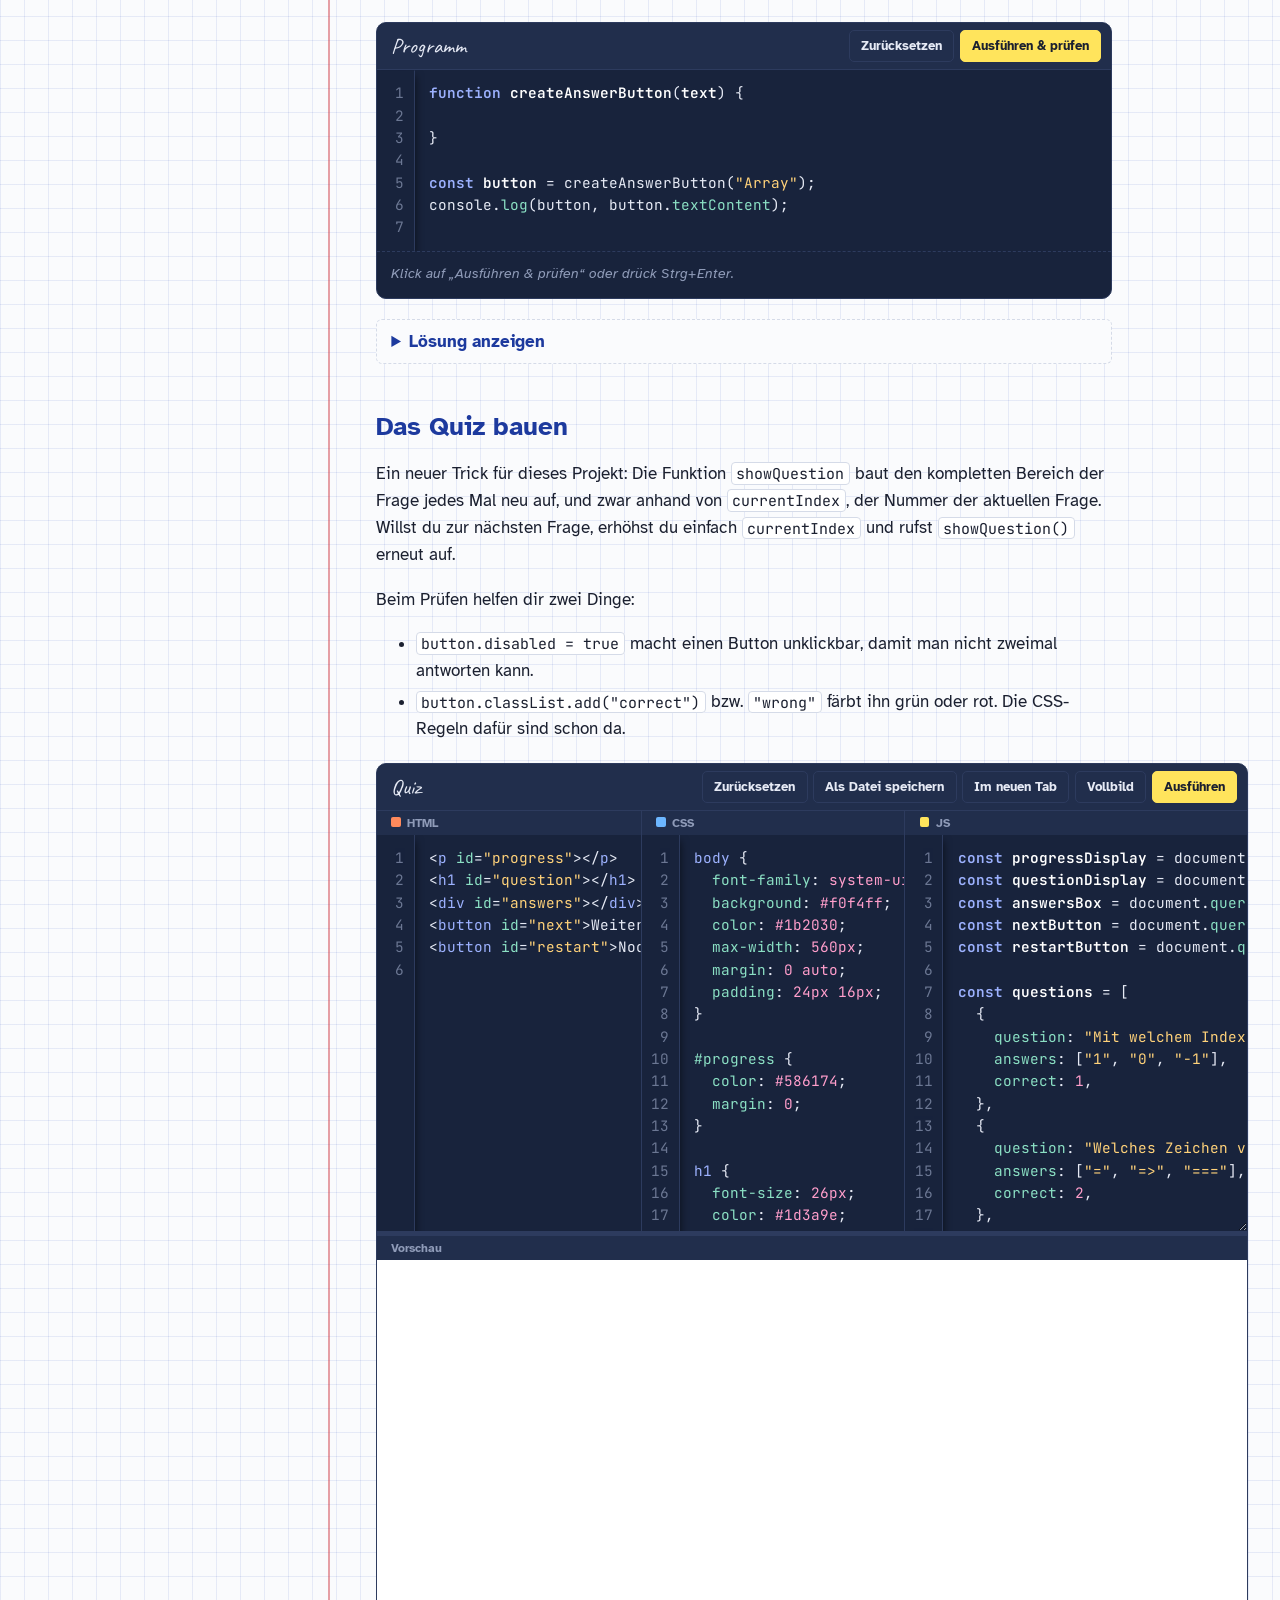
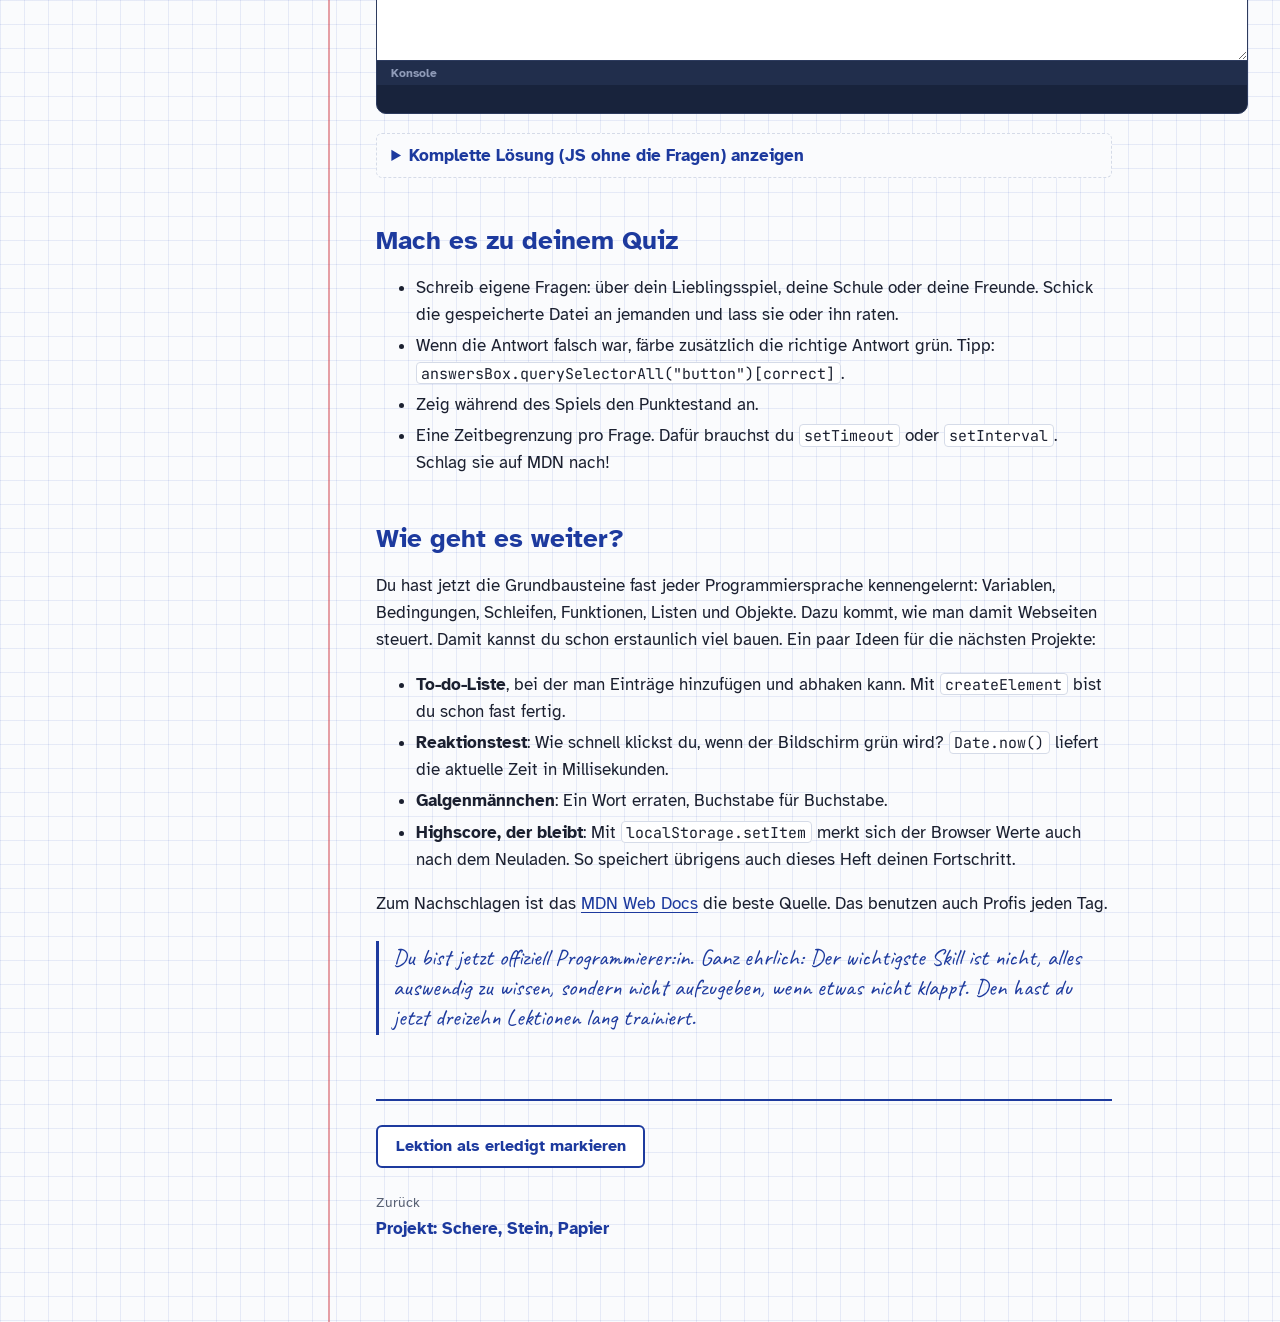
<file: lesson-13.html>
<!doctype html>
<html lang="de">
<head>
  <meta charset="utf-8">
  <meta name="viewport" content="width=device-width, initial-scale=1">
  <title>Projekt: Quiz · Code-Heft</title>
  <link rel="preconnect" href="https://fonts.googleapis.com">
  <link rel="preconnect" href="https://fonts.gstatic.com" crossorigin>
  <link rel="stylesheet" href="https://fonts.googleapis.com/css2?family=Atkinson+Hyperlegible:ital,wght@0,400;0,700;1,400&family=Caveat:wght@500;700&family=JetBrains+Mono:wght@400;600&display=swap">
  <link rel="stylesheet" href="assets/course.css">
</head>
<body>
<main>
  <p class="lesson-number">Lektion 13</p>
  <h1>Projekt: Quiz</h1>
  <p class="lead">Ein Quiz mit mehreren Fragen, Antwort-Buttons und einer Auswertung am Ende. Und weil du schon so viel gelernt hast, geht es in den Fragen um JavaScript selbst.</p>

  <h2>Der Plan</h2>
  <ol>
    <li>Die Fragen als Daten speichern: ein Array aus Objekten.</li>
    <li>Eine Frage anzeigen und für jede Antwort einen Button erzeugen.</li>
    <li>Beim Klick prüfen, ob die Antwort stimmt, und das farbig zeigen.</li>
    <li>Mit „Weiter“ zur nächsten Frage.</li>
    <li>Am Ende die Punktzahl und eine passende Nachricht zeigen.</li>
  </ol>
  <p>Das Spannende an diesem Projekt: Die Buttons stehen nicht fest im HTML. Jede Frage hat andere Antworten, also muss JavaScript die Buttons selbst bauen.</p>

  <h2>Fragen als Daten</h2>
  <p>Jede Frage ist ein Objekt mit drei Eigenschaften: dem Fragetext, einem Array mit Antworten und dem Index der richtigen Antwort. Alle Fragen zusammen stecken in einem Array.</p>
  <pre><code>const questions = [
  {
    question: "Welches Zeichen vergleicht zwei Werte?",
    answers: ["=", "===", "=&gt;"],
    correct: 1,
  },
  {
    question: "Wie heißt die Liste in JavaScript?",
    answers: ["Array", "Objekt", "String"],
    correct: 0,
  },
];</code></pre>
  <p><code>correct: 1</code> heißt: Die zweite Antwort ist richtig, denn gezählt wird ab 0. Probier in der Konsole, wie du an die einzelnen Teile kommst:</p>
  <js-console>
    <code>const questions = [{ question: "Welches Zeichen vergleicht?", answers: ["=", "===", "=&gt;"], correct: 1 }]</code>
    <code>questions[0].question</code>
    <code>questions[0].answers</code>
    <code>questions[0].answers[questions[0].correct]</code>
  </js-console>
  <p class="note">Der große Vorteil: Wenn du eine neue Frage willst, fügst du nur ein Objekt hinzu. Am restlichen Code musst du nichts ändern.</p>

  <section class="exercise">
    <h3>Übung: Die Auswertung</h3>
    <p>Schreib <code>resultMessage(score, total)</code>. Sie gibt je nach Ergebnis einen dieser Texte zurück:</p>
    <ul>
      <li>alles richtig: <code>Perfekt! 🏆</code></li>
      <li>mindestens die Hälfte richtig: <code>Gut gemacht! 👍</code></li>
      <li>weniger als die Hälfte: <code>Da geht noch was! 💪</code></li>
    </ul>
    <js-editor check="lesson-13-message">
      <textarea>
function resultMessage(score, total) {

}

console.log(resultMessage(5, 5)); // Perfekt! 🏆
console.log(resultMessage(3, 5)); // Gut gemacht! 👍
console.log(resultMessage(1, 5)); // Da geht noch was! 💪
</textarea>
    </js-editor>
    <details class="solution"><summary>Lösung anzeigen</summary>
      <pre><code>function resultMessage(score, total) {
  if (score === total) {
    return "Perfekt! 🏆";
  } else if (score &gt;= total / 2) {
    return "Gut gemacht! 👍";
  }
  return "Da geht noch was! 💪";
}</code></pre>
    </details>
  </section>

  <h2>Elemente mit JavaScript erzeugen</h2>
  <p>Bisher hast du nur Elemente verändert, die schon im HTML standen. Mit <code>document.createElement</code> baust du neue. Das passiert in drei Schritten:</p>
  <ol>
    <li>Element erzeugen: <code>const item = document.createElement("li");</code></li>
    <li>Einrichten, zum Beispiel den Text setzen: <code>item.textContent = "Neu!";</code></li>
    <li>In die Seite einhängen: <code>list.append(item);</code></li>
  </ol>
  <p>Erst mit Schritt 3 wird das Element sichtbar. Vorher existiert es nur im Speicher. Hier baut eine Schleife aus einem Array eine ganze Liste:</p>
  <html-playground name="lesson-13-create" height="220" editor-height="240">
    <textarea data-lang="html">
<h2>Meine Lieblingsessen</h2>
<ul id="list"></ul>
<button id="clear">Liste leeren</button>
</textarea>
    <textarea data-lang="css">
body {
  font-family: sans-serif;
  padding: 16px;
}
</textarea>
    <textarea data-lang="js">
const foods = ["Pizza", "Sushi", "Pfannkuchen", "Döner"];
const list = document.querySelector("#list");

for (const food of foods) {
  const item = document.createElement("li");
  item.textContent = food;
  list.append(item);
}

document.querySelector("#clear").addEventListener("click", () => {
  // Ein leerer Text entfernt alles, was im Element steckt
  list.textContent = "";
});
</textarea>
  </html-playground>
  <p>Füg im JS-Feld ein Essen zum Array hinzu. Die Liste wird automatisch länger. Mit <code>list.textContent = ""</code> wird ein Element komplett geleert. Das brauchst du gleich, um die Antworten der alten Frage zu entfernen.</p>

  <section class="exercise">
    <h3>Übung: Antwort-Button bauen</h3>
    <p>Schreib <code>createAnswerButton(text)</code>. Sie erzeugt einen <code>button</code>, setzt den Text und gibt den Button zurück. Einhängen musst du ihn noch nicht.</p>
    <js-editor check="lesson-13-button">
      <textarea>
function createAnswerButton(text) {

}

const button = createAnswerButton("Array");
console.log(button, button.textContent);
</textarea>
    </js-editor>
    <details class="solution"><summary>Lösung anzeigen</summary>
      <pre><code>function createAnswerButton(text) {
  const button = document.createElement("button");
  button.textContent = text;
  return button;
}</code></pre>
    </details>
  </section>

  <h2>Das Quiz bauen</h2>
  <p>Ein neuer Trick für dieses Projekt: Die Funktion <code>showQuestion</code> baut den kompletten Bereich der Frage jedes Mal neu auf, und zwar anhand von <code>currentIndex</code>, der Nummer der aktuellen Frage. Willst du zur nächsten Frage, erhöhst du einfach <code>currentIndex</code> und rufst <code>showQuestion()</code> erneut auf.</p>
  <p>Beim Prüfen helfen dir zwei Dinge:</p>
  <ul>
    <li><code>button.disabled = true</code> macht einen Button unklickbar, damit man nicht zweimal antworten kann.</li>
    <li><code>button.classList.add("correct")</code> bzw. <code>"wrong"</code> färbt ihn grün oder rot. Die CSS-Regeln dafür sind schon da.</li>
  </ul>

  <html-playground name="lesson-13-game" label="Quiz" height="400" editor-height="420" file-name="quiz">
    <textarea data-lang="html">
<p id="progress"></p>
<h1 id="question"></h1>
<div id="answers"></div>
<button id="next">Weiter</button>
<button id="restart">Nochmal spielen</button>
</textarea>
    <textarea data-lang="css">
body {
  font-family: system-ui, sans-serif;
  background: #f0f4ff;
  color: #1b2030;
  max-width: 560px;
  margin: 0 auto;
  padding: 24px 16px;
}

#progress {
  color: #586174;
  margin: 0;
}

h1 {
  font-size: 26px;
  color: #1d3a9e;
}

#answers {
  display: grid;
  gap: 10px;
}

#answers button {
  font-size: 18px;
  text-align: left;
  padding: 12px 16px;
  border: 2px solid #1d3a9e;
  border-radius: 10px;
  background: white;
  cursor: pointer;
}

#answers button:hover:not(:disabled) {
  background: #e3e9ff;
}

#answers button.correct {
  background: #2ea05f;
  border-color: #2ea05f;
  color: white;
}

#answers button.wrong {
  background: #d0313b;
  border-color: #d0313b;
  color: white;
}

#next, #restart {
  display: none;
  margin-top: 16px;
  font-size: 18px;
  padding: 10px 20px;
  border: none;
  border-radius: 10px;
  background: #ffe45c;
  font-weight: bold;
  cursor: pointer;
}
</textarea>
    <textarea data-lang="js">
const progressDisplay = document.querySelector("#progress");
const questionDisplay = document.querySelector("#question");
const answersBox = document.querySelector("#answers");
const nextButton = document.querySelector("#next");
const restartButton = document.querySelector("#restart");

const questions = [
  {
    question: "Mit welchem Index beginnt ein Array?",
    answers: ["1", "0", "-1"],
    correct: 1,
  },
  {
    question: "Welches Zeichen vergleicht zwei Werte?",
    answers: ["=", "=>", "==="],
    correct: 2,
  },
  {
    question: 'Was ergibt "5" + 3?',
    answers: ["8", '"53"', "Einen Fehler"],
    correct: 1,
  },
  {
    question: "Welche Schleife läuft, solange eine Bedingung true ist?",
    answers: ["while", "if", "return"],
    correct: 0,
  },
  {
    question: "Wie gibt eine Funktion ein Ergebnis zurück?",
    answers: ["console.log", "return", "let"],
    correct: 1,
  },
];

let currentIndex = 0;
let score = 0;

// Schritt 1: Füg hier deine Funktionen resultMessage und createAnswerButton ein


function showQuestion() {
  const current = questions[currentIndex];

  // Schritt 2: Zeig in progressDisplay "Frage 1 von 5" an
  // und in questionDisplay den Fragetext

  // Schritt 3: Leere answersBox und versteck nextButton

  // Schritt 4: Erzeuge für jede Antwort einen Button mit createAnswerButton.
  // Tipp: Nimm eine for-Schleife mit Index i, dann weißt du beim Klick,
  // welche Antwort gewählt wurde: checkAnswer(i, button)

}

function checkAnswer(index, button) {
  // Schritt 5: Mach alle Antwort-Buttons unklickbar
  // (answersBox.querySelectorAll("button") liefert alle)

  // Schritt 6: Ist index gleich questions[currentIndex].correct?
  // Dann score erhöhen und button grün färben, sonst rot.

  // Schritt 7: Zeig nextButton an (style.display = "inline-block")

}

// Schritt 8: Beim Klick auf nextButton: currentIndex erhöhen.
// Gibt es noch Fragen, showQuestion() aufrufen,
// sonst das Ergebnis mit resultMessage anzeigen und restartButton zeigen.

showQuestion();
</textarea>
  </html-playground>

  <details class="solution"><summary>Komplette Lösung (JS ohne die Fragen) anzeigen</summary>
    <pre><code>let currentIndex = 0;
let score = 0;

function resultMessage(score, total) {
  if (score === total) {
    return "Perfekt! 🏆";
  } else if (score &gt;= total / 2) {
    return "Gut gemacht! 👍";
  }
  return "Da geht noch was! 💪";
}

function createAnswerButton(text) {
  const button = document.createElement("button");
  button.textContent = text;
  return button;
}

function showQuestion() {
  const current = questions[currentIndex];
  progressDisplay.textContent = `Frage ${currentIndex + 1} von ${questions.length}`;
  questionDisplay.textContent = current.question;

  answersBox.textContent = "";
  nextButton.style.display = "none";

  for (let i = 0; i &lt; current.answers.length; i++) {
    const button = createAnswerButton(current.answers[i]);
    button.addEventListener("click", () =&gt; {
      checkAnswer(i, button);
    });
    answersBox.append(button);
  }
}

function checkAnswer(index, button) {
  for (const answerButton of answersBox.querySelectorAll("button")) {
    answerButton.disabled = true;
  }

  if (index === questions[currentIndex].correct) {
    score++;
    button.classList.add("correct");
  } else {
    button.classList.add("wrong");
  }

  nextButton.style.display = "inline-block";
}

nextButton.addEventListener("click", () =&gt; {
  currentIndex++;
  if (currentIndex &lt; questions.length) {
    showQuestion();
  } else {
    progressDisplay.textContent = `${score} von ${questions.length} richtig`;
    questionDisplay.textContent = resultMessage(score, questions.length);
    answersBox.textContent = "";
    nextButton.style.display = "none";
    restartButton.style.display = "inline-block";
  }
});

restartButton.addEventListener("click", () =&gt; {
  currentIndex = 0;
  score = 0;
  restartButton.style.display = "none";
  showQuestion();
});

showQuestion();</code></pre>
  </details>

  <h2>Mach es zu deinem Quiz</h2>
  <ul>
    <li>Schreib eigene Fragen: über dein Lieblingsspiel, deine Schule oder deine Freunde. Schick die gespeicherte Datei an jemanden und lass sie oder ihn raten.</li>
    <li>Wenn die Antwort falsch war, färbe zusätzlich die richtige Antwort grün. Tipp: <code>answersBox.querySelectorAll("button")[correct]</code>.</li>
    <li>Zeig während des Spiels den Punktestand an.</li>
    <li>Eine Zeitbegrenzung pro Frage. Dafür brauchst du <code>setTimeout</code> oder <code>setInterval</code>. Schlag sie auf MDN nach!</li>
  </ul>

  <h2>Wie geht es weiter?</h2>
  <p>Du hast jetzt die Grundbausteine fast jeder Programmiersprache kennengelernt: Variablen, Bedingungen, Schleifen, Funktionen, Listen und Objekte. Dazu kommt, wie man damit Webseiten steuert. Damit kannst du schon erstaunlich viel bauen. Ein paar Ideen für die nächsten Projekte:</p>
  <ul>
    <li><strong>To-do-Liste</strong>, bei der man Einträge hinzufügen und abhaken kann. Mit <code>createElement</code> bist du schon fast fertig.</li>
    <li><strong>Reaktionstest</strong>: Wie schnell klickst du, wenn der Bildschirm grün wird? <code>Date.now()</code> liefert die aktuelle Zeit in Millisekunden.</li>
    <li><strong>Galgenmännchen</strong>: Ein Wort erraten, Buchstabe für Buchstabe.</li>
    <li><strong>Highscore, der bleibt</strong>: Mit <code>localStorage.setItem</code> merkt sich der Browser Werte auch nach dem Neuladen. So speichert übrigens auch dieses Heft deinen Fortschritt.</li>
  </ul>
  <p>Zum Nachschlagen ist das <a href="https://developer.mozilla.org/de/docs/Web/JavaScript">MDN Web Docs</a> die beste Quelle. Das benutzen auch Profis jeden Tag.</p>

  <p class="note">Du bist jetzt offiziell Programmierer:in. Ganz ehrlich: Der wichtigste Skill ist nicht, alles auswendig zu wissen, sondern nicht aufzugeben, wenn etwas nicht klappt. Den hast du jetzt dreizehn Lektionen lang trainiert.</p>
</main>
<script src="assets/course.js"></script>
<script>
  Course.check('lesson-13-message', ({ value }) => {
    const resultMessage = value('resultMessage');
    if (typeof resultMessage !== 'function') return 'Ich finde keine Funktion namens resultMessage.';
    const PERFECT = 'Perfekt! 🏆';
    const GOOD = 'Gut gemacht! 👍';
    const TRY_AGAIN = 'Da geht noch was! 💪';
    const cases = [[5, 5, PERFECT], [3, 5, GOOD], [1, 5, TRY_AGAIN], [2, 4, GOOD], [1, 4, TRY_AGAIN], [0, 3, TRY_AGAIN], [10, 10, PERFECT], [5, 10, GOOD]];
    for (const [score, total, expected] of cases) {
      const actual = resultMessage(score, total);
      if (actual === undefined) return `resultMessage(${score}, ${total}) gibt nichts zurück. Hast du return vergessen?`;
      if (actual !== expected) return `resultMessage(${score}, ${total}) ergibt „${actual}“, richtig wäre „${expected}“.`;
    }
    return true;
  });

  Course.check('lesson-13-button', ({ value }) => {
    const createAnswerButton = value('createAnswerButton');
    if (typeof createAnswerButton !== 'function') return 'Ich finde keine Funktion namens createAnswerButton.';
    for (const text of ['Array', 'while', '42']) {
      const button = createAnswerButton(text);
      if (button === undefined) return 'createAnswerButton gibt nichts zurück. Hast du return vergessen?';
      if (!button || button.nodeType !== 1) return 'createAnswerButton soll ein Element zurückgeben, das du mit document.createElement erzeugt hast.';
      if (button.tagName !== 'BUTTON') return `Du hast ein <${button.tagName.toLowerCase()}> erzeugt. Es soll ein "button" sein.`;
      if (button.textContent !== text) return `createAnswerButton("${text}") hat den Text „${button.textContent}“. Setze textContent auf den Parameter.`;
    }
    return true;
  });
</script>
</body>
</html>
</file>
<file: assets/course.css>
/* Code-Heft – a squared school notebook (Karoheft) with blue ink, red correction pen and a dark board for code */

:root {
  --paper: #fafbfd;
  --grid: rgba(60, 100, 200, 0.11);
  --margin-line: rgba(204, 47, 58, 0.45);
  --ink: #1d3a9e;
  --text: #1b2030;
  --muted: #586174;
  --marker: #ffe45c;
  --marker-text: #1b2030;
  --red: #c42a35;
  --success: #23804c;
  --success-bg: #e3f4ea;
  --hint-bg: #fdecee;
  --surface: #ffffff;
  --border: #d5dbe8;

  --board: #18233c;
  --board-raised: #212e4c;
  --board-text: #e6eaf5;
  --board-muted: #8f9bb8;
  --board-border: #2d3b5e;
  --board-result: #ffe45c;
  --board-error: #ff8a92;
  --board-warn: #ffc46b;

  --font-body: 'Atkinson Hyperlegible', system-ui, -apple-system, 'Segoe UI', sans-serif;
  --font-code: 'JetBrains Mono', ui-monospace, 'SF Mono', Menlo, Consolas, monospace;
  --font-hand: 'Caveat', 'Bradley Hand', 'Segoe Print', cursive;

  --cell: 24px;
  --radius: 6px;
  color-scheme: light;
}

@media (prefers-color-scheme: dark) {
  :root:not([data-theme="light"]) {
    --paper: #131a2b;
    --grid: rgba(140, 170, 255, 0.07);
    --margin-line: rgba(255, 122, 130, 0.35);
    --ink: #9db2ff;
    --text: #e3e7f1;
    --muted: #a0a9bd;
    --marker: rgba(255, 228, 92, 0.85);
    --marker-text: #1b2030;
    --red: #ff858d;
    --success: #6fd49a;
    --success-bg: rgba(111, 212, 154, 0.12);
    --hint-bg: rgba(255, 133, 141, 0.12);
    --surface: #1a2337;
    --border: #2f3a55;
    --board: #0f1729;
    --board-raised: #18233c;
    --board-border: #26334f;
    color-scheme: dark;
  }
}

:root[data-theme="dark"] {
  --paper: #131a2b;
  --grid: rgba(140, 170, 255, 0.07);
  --margin-line: rgba(255, 122, 130, 0.35);
  --ink: #9db2ff;
  --text: #e3e7f1;
  --muted: #a0a9bd;
  --marker: rgba(255, 228, 92, 0.85);
  --marker-text: #1b2030;
  --red: #ff858d;
  --success: #6fd49a;
  --success-bg: rgba(111, 212, 154, 0.12);
  --hint-bg: rgba(255, 133, 141, 0.12);
  --surface: #1a2337;
  --border: #2f3a55;
  --board: #0f1729;
  --board-raised: #18233c;
  --board-border: #26334f;
  color-scheme: dark;
}

*, *::before, *::after { box-sizing: border-box; }

html { -webkit-text-size-adjust: 100%; }

body {
  margin: 0;
  font-family: var(--font-body);
  font-size: 1.0625rem;
  line-height: 1.6;
  color: var(--text);
  background-color: var(--paper);
  background-image:
    linear-gradient(var(--grid) 1px, transparent 1px),
    linear-gradient(90deg, var(--grid) 1px, transparent 1px);
  background-size: var(--cell) var(--cell);
  display: grid;
  grid-template-columns: minmax(0, 1fr);
  min-height: 100vh;
}

@media (min-width: 900px) {
  body { grid-template-columns: 17.5rem minmax(0, 1fr); }
}

:focus-visible {
  outline: 3px solid var(--ink);
  outline-offset: 2px;
  border-radius: 3px;
}

/* No ligatures: beginners must see >=, === and => exactly as they type them */
code, pre, kbd, textarea, .board {
  font-variant-ligatures: none;
  font-feature-settings: "liga" 0, "calt" 0;
}

a { color: var(--ink); text-underline-offset: 0.18em; }
a:hover { text-decoration-thickness: 2px; }

/* ---------- Sidebar ---------- */
.sidebar {
  background: var(--paper);
  border-bottom: 1px solid var(--border);
  padding: 0.5rem 1rem;
  position: sticky;
  top: 0;
  z-index: 10;
  min-width: 0;
  max-height: 100vh;
  overflow-y: auto;
}

/* Compact top bar on small screens: brand and table of contents toggle side by side */
@media (max-width: 899px) {
  .sidebar { display: flex; flex-wrap: wrap; align-items: baseline; column-gap: 1rem; }
  .brand { margin-bottom: 0; }
  .brand-name { font-size: 1.7rem; }
  .brand-tagline { display: none; }
  .toc-toggle { flex: 1; min-width: 0; }
  .toc-toggle[open] { flex-basis: 100%; }
}

@media (min-width: 900px) {
  .sidebar {
    height: 100vh;
    overflow-y: auto;
    border-bottom: 0;
    border-right: 1px solid var(--border);
    padding: 1.75rem 1.25rem;
  }
}

.brand {
  display: flex;
  flex-direction: column;
  text-decoration: none;
  color: var(--text);
  margin-bottom: 0.5rem;
}

.brand-name {
  font-family: var(--font-hand);
  font-size: 2.1rem;
  font-weight: 700;
  line-height: 1;
  color: var(--ink);
}

.brand-tagline { font-size: 0.85rem; color: var(--muted); }

.toc-toggle summary {
  cursor: pointer;
  display: flex;
  gap: 0.5rem;
  align-items: baseline;
  font-weight: 700;
  padding: 0.35rem 0;
  list-style: none;
}
.toc-toggle summary::-webkit-details-marker { display: none; }
.toc-toggle summary::before { content: '▸'; color: var(--ink); transition: transform 0.15s; }
.toc-toggle[open] summary::before { transform: rotate(90deg); }

.toc-current {
  min-width: 0;
  font-weight: 400;
  color: var(--muted);
  font-size: 0.9rem;
  overflow: hidden;
  text-overflow: ellipsis;
  white-space: nowrap;
}

@media (min-width: 900px) {
  .toc-toggle summary { pointer-events: none; }
  .toc-toggle summary::before, .toc-current { display: none; }
  .toc-toggle summary { color: var(--muted); font-weight: 400; font-size: 0.9rem; margin-top: 1rem; }
}

.toc { list-style: none; margin: 0.25rem 0 0; padding: 0; }

.toc a {
  display: grid;
  grid-template-columns: 1.75rem 1fr;
  gap: 0.25rem;
  padding: 0.35rem 0.5rem;
  border-radius: var(--radius);
  text-decoration: none;
  color: var(--text);
  line-height: 1.35;
}
.toc a:hover { background: var(--surface); }
.toc a[aria-current="page"] { background: var(--surface); box-shadow: inset 3px 0 0 var(--ink); font-weight: 700; }

.toc-number {
  font-family: var(--font-hand);
  font-size: 1.35rem;
  line-height: 1;
  color: var(--ink);
  text-align: center;
}
.toc a.done .toc-number { color: var(--success); }
.toc a.done .toc-number::after { content: '✓'; font-family: var(--font-body); font-size: 0.8rem; margin-left: 1px; }

.toc-status { font-size: 0.85rem; color: var(--muted); margin: 0.75rem 0.5rem 0; }

/* ---------- Main column: notebook page with red margin line ---------- */
main {
  width: 100%;
  max-width: 88rem;
  padding: 2rem 1rem 4rem;
  min-width: 0;
}

main > :not(.exercise):not(html-playground),
.exercise > :not(html-playground) {
  max-width: 46rem;
}

@media (min-width: 640px) {
  main {
    padding: 3rem 2rem 5rem 4.5rem;
    background-image: linear-gradient(90deg, transparent 3rem, var(--margin-line) 3rem, var(--margin-line) calc(3rem + 2px), transparent calc(3rem + 2px));
  }
}

@media (min-width: 900px) {
  main { padding-left: 6rem; }
}

.lesson-number {
  font-family: var(--font-hand);
  font-size: 1.6rem;
  color: var(--red);
  margin: 0 0 -0.25rem;
  line-height: 1.2;
}

h1, h2, h3 { color: var(--ink); line-height: 1.2; text-wrap: balance; }
h1 { font-size: clamp(2rem, 5vw, 2.75rem); margin: 0 0 1rem; letter-spacing: -0.01em; }
h2 { font-size: 1.6rem; margin: 3rem 0 0.75rem; }
h3 { font-size: 1.2rem; margin: 2rem 0 0.5rem; }

p, ul, ol { max-width: 68ch; }
li + li { margin-top: 0.25rem; }

.lead { font-size: 1.2rem; color: var(--text); }

mark {
  background: linear-gradient(100deg, transparent 0.15em, var(--marker) 0.25em, var(--marker) calc(100% - 0.2em), transparent 100%);
  color: var(--marker-text);
  padding: 0 0.2em;
  border-radius: 0.2em;
}

code {
  font-family: var(--font-code);
  font-size: 0.88em;
  background: var(--surface);
  border: 1px solid var(--border);
  border-radius: 4px;
  padding: 0.05em 0.3em;
}

pre {
  font-family: var(--font-code);
  font-size: 0.9rem;
  line-height: 1.55;
  background: var(--surface);
  border: 1px solid var(--border);
  border-left: 4px solid var(--ink);
  border-radius: var(--radius);
  padding: 0.9rem 1rem;
  overflow-x: auto;
  max-width: 100%;
}
pre code { background: none; border: 0; padding: 0; font-size: inherit; }

kbd {
  font-family: var(--font-code);
  font-size: 0.82em;
  border: 1px solid var(--border);
  border-bottom-width: 3px;
  border-radius: 4px;
  padding: 0.05em 0.35em;
  background: var(--surface);
}

/* Handwritten teacher note in the margin style */
.note {
  font-family: var(--font-hand);
  font-size: 1.45rem;
  line-height: 1.3;
  color: var(--ink);
  border-left: 3px solid var(--ink);
  padding: 0.1rem 0 0.1rem 0.9rem;
  margin: 1.5rem 0;
}
.note.warning { color: var(--red); border-color: var(--red); }

table { border-collapse: collapse; margin: 1rem 0; background: var(--surface); max-width: 100%; display: block; overflow-x: auto; }
th, td { border: 1px solid var(--border); padding: 0.4rem 0.7rem; text-align: left; vertical-align: top; }
th { color: var(--ink); }

/* ---------- Exercise block ---------- */
.exercise {
  margin: 2.5rem 0;
  padding-top: 0.25rem;
}
.exercise > h3 { margin-top: 0; }
.exercise > h3::before {
  content: '✎ ';
  color: var(--red);
}

details.solution {
  margin-top: 0.75rem;
  border: 1px dashed var(--border);
  border-radius: var(--radius);
  padding: 0.5rem 0.9rem;
  background: var(--paper);
}
details.solution summary { cursor: pointer; color: var(--ink); font-weight: 700; }
details.solution[open] summary { margin-bottom: 0.5rem; }

/* ---------- Boards (console, editor, playground) ---------- */
js-console, js-editor, html-playground { display: block; margin: 1.25rem 0; }

.board {
  background: var(--board);
  color: var(--board-text);
  border-radius: 10px;
  border: 1px solid var(--board-border);
  overflow: hidden;
  font-family: var(--font-code);
  font-size: 0.9rem;
  line-height: 1.55;
}

.board-header {
  display: flex;
  flex-wrap: wrap;
  justify-content: space-between;
  align-items: center;
  gap: 0.5rem;
  padding: 0.45rem 0.6rem 0.45rem 0.9rem;
  background: var(--board-raised);
  border-bottom: 1px solid var(--board-border);
}

.board-title {
  font-family: var(--font-hand);
  font-size: 1.35rem;
  line-height: 1;
  color: var(--board-text);
}

.board-actions { display: flex; flex-wrap: wrap; gap: 0.35rem; }

.board button {
  font: 600 0.8rem var(--font-body);
  color: var(--board-text);
  background: transparent;
  border: 1px solid var(--board-border);
  border-radius: 5px;
  padding: 0.35rem 0.7rem;
  cursor: pointer;
  min-height: 2rem;
}
.board button:hover { background: var(--board-border); }
.board button.primary { background: var(--board-result); color: #1b2030; border-color: var(--board-result); }
.board button.primary:hover { filter: brightness(0.95); }
.board :focus-visible { outline-color: var(--board-result); }

.console-input textarea,
.board .fallback-editor {
  display: block;
  width: 100%;
  border: 0;
  resize: none;
  background: transparent;
  color: var(--board-text);
  font: inherit;
  line-height: inherit;
  caret-color: var(--board-result);
  outline: none;
  overflow: hidden;
  white-space: pre;
  tab-size: 2;
}
.board .console-input textarea::placeholder, .board .fallback-editor::placeholder { color: var(--board-muted); }

/* Console */
.console-output {
  max-height: 22rem;
  min-height: 3rem;
  overflow-y: auto;
  padding: 0.6rem 0.9rem 0;
}

.console-input {
  display: flex;
  gap: 0.6rem;
  padding: 0.5rem 0.9rem 0.7rem;
  cursor: text;
}
.console-input .prompt { color: var(--board-result); font-weight: 600; }
.console-input textarea { padding: 0; overflow-x: auto; }

.line {
  white-space: pre-wrap;
  word-break: break-word;
  padding: 0.15rem 0;
}
.line + .line { border-top: 1px solid rgba(143, 155, 184, 0.12); }
.line.input { color: var(--board-muted); }
.line.input::before { content: '› '; color: var(--board-result); }
.line.result { color: var(--board-result); }
.line.result::before { content: '← '; color: var(--board-muted); }
.line.info { color: var(--board-muted); font-style: italic; font-family: var(--font-body); }
.line.warn { color: var(--board-warn); }
.line.error { color: var(--board-error); }
.error-title { display: block; }

/* Red correction pen: the error explained in plain German */
.margin-note {
  display: block;
  font-family: var(--font-hand);
  font-size: 1.3rem;
  line-height: 1.25;
  color: var(--board-error);
  margin: 0.2rem 0 0.15rem;
  padding-left: 0.6rem;
  border-left: 2px solid var(--board-error);
}

.examples {
  display: flex;
  flex-wrap: wrap;
  align-items: center;
  gap: 0.4rem;
  margin-top: 0.6rem;
  font-size: 0.9rem;
  color: var(--muted);
}
.example {
  background: var(--surface);
  border: 1px solid var(--border);
  border-radius: 5px;
  padding: 0.2rem 0.45rem;
  cursor: pointer;
  color: var(--text);
}
.example:hover { border-color: var(--ink); }
.example code { border: 0; background: none; padding: 0; }

/* Editor */
.editor-area { min-height: 3rem; }
.editor-output {
  border-top: 1px dashed var(--board-border);
  padding: 0.5rem 0.9rem 0.7rem;
  min-height: 2.5rem;
  max-height: 18rem;
  overflow-y: auto;
}
.editor-output:empty { display: none; }

.check-result:empty { display: none; }
.check-result {
  margin-top: 0.6rem;
  padding: 0.6rem 0.9rem;
  border-radius: var(--radius);
  font-weight: 700;
}
.check-result.success { background: var(--success-bg); color: var(--success); }
.check-result.success::before { content: '✓ '; }
.check-result.hint {
  background: var(--hint-bg);
  color: var(--red);
  font-family: var(--font-hand);
  font-size: 1.4rem;
  font-weight: 500;
  line-height: 1.3;
}

/* ---------- CodeMirror inside boards ---------- */
.board .CodeMirror {
  height: auto;
  font-family: var(--font-code);
  font-size: 0.9rem;
  line-height: 1.55;
  background: transparent;
  color: var(--board-text);
}
.board .CodeMirror-gutters { background: var(--board); border-right: 1px solid var(--board-border); box-shadow: 6px 0 8px -6px rgba(0, 0, 0, 0.6); }
.board .CodeMirror-linenumber { color: var(--board-muted); opacity: 0.7; padding: 0 0.6rem 0 0.4rem; }
.board .CodeMirror-lines { padding: 0.75rem 0; }
.board .CodeMirror pre.CodeMirror-line,
.board .CodeMirror pre.CodeMirror-line-like { padding: 0 0.9rem; }
.board .CodeMirror-cursor { border-left: 2px solid var(--board-result); }
.board .CodeMirror-selected { background: rgba(157, 178, 255, 0.22); }
.board .CodeMirror-focused .CodeMirror-selected { background: rgba(157, 178, 255, 0.3); }
.board .CodeMirror-line::selection, .board .CodeMirror-line > span::selection, .board .CodeMirror-line > span > span::selection { background: rgba(157, 178, 255, 0.3); }
.board .CodeMirror-matchingbracket { color: var(--board-result) !important; text-decoration: underline; }
.board .CodeMirror-placeholder { color: var(--board-muted) !important; font-style: italic; }
.board .CodeMirror-focused { outline: 2px solid var(--board-result); outline-offset: -2px; }

.fallback-editor { padding: 0.75rem 0.9rem; min-height: 4rem; }

/* ---------- Syntax colours: one set for paper, one for the dark board ---------- */
:root {
  --syn-keyword: #1d3a9e;
  --syn-string: #9a4b00;
  --syn-number: #b4237a;
  --syn-comment: #6b7385;
  --syn-property: #0f7064;
  --syn-def: #1b2030;
}
@media (prefers-color-scheme: dark) {
  :root:not([data-theme="light"]) {
    --syn-keyword: #9db2ff;
    --syn-string: #ffd27a;
    --syn-number: #ff9ecb;
    --syn-comment: #8a96b3;
    --syn-property: #8be0c4;
    --syn-def: #ffffff;
  }
}
:root[data-theme="dark"] {
  --syn-keyword: #9db2ff;
  --syn-string: #ffd27a;
  --syn-number: #ff9ecb;
  --syn-comment: #8a96b3;
  --syn-property: #8be0c4;
  --syn-def: #ffffff;
}
.board {
  --syn-keyword: #9db2ff;
  --syn-string: #ffd27a;
  --syn-number: #ff9ecb;
  --syn-comment: #8a96b3;
  --syn-property: #8be0c4;
  --syn-def: #ffffff;
}

/* Prefixed with .cm-s-default / pre to beat the library's default theme */
.cm-s-default .cm-keyword, .cm-s-default .cm-tag, pre .cm-keyword, pre .cm-tag { color: var(--syn-keyword); }
.cm-s-default .cm-keyword, pre .cm-keyword { font-weight: 600; }
.cm-s-default .cm-string, .cm-s-default .cm-string-2, .cm-s-default .cm-qualifier,
pre .cm-string, pre .cm-string-2, pre .cm-qualifier { color: var(--syn-string); }
.cm-s-default .cm-number, .cm-s-default .cm-atom, pre .cm-number, pre .cm-atom { color: var(--syn-number); }
.cm-s-default .cm-comment, pre .cm-comment { color: var(--syn-comment); font-style: italic; }
.cm-s-default .cm-property, .cm-s-default .cm-attribute, .cm-s-default .cm-builtin,
pre .cm-property, pre .cm-attribute, pre .cm-builtin { color: var(--syn-property); }
.cm-s-default .cm-def, pre .cm-def { color: var(--syn-def); font-weight: 600; }
.cm-s-default .cm-variable, .cm-s-default .cm-variable-2, .cm-s-default .cm-variable-3,
.cm-s-default .cm-operator, .cm-s-default .cm-bracket, .cm-s-default .cm-punctuation { color: inherit; }
.cm-s-default .cm-meta, pre .cm-meta { color: var(--syn-comment); }
.cm-s-default .cm-error { color: inherit; background: none; }

/* ---------- Playground (CodePen-style) ---------- */
html-playground { container-type: inline-size; }

.playground-tabs { display: flex; border-bottom: 1px solid var(--board-border); }
.board .playground-tabs button {
  flex: 1;
  border: 0;
  border-radius: 0;
  border-bottom: 3px solid transparent;
  min-height: 2.5rem;
}
.board .playground-tabs button[aria-selected="true"] { border-bottom-color: var(--board-result); background: var(--board-raised); }

.playground-editors {
  height: 300px;
  min-height: 140px;
  display: grid;
  grid-template-columns: minmax(0, 1fr);
  overflow: hidden;
  resize: vertical;
}
.playground-editors .playground-pane { display: none; }
.playground-editors[data-active="html"] .pane-html,
.playground-editors[data-active="css"] .pane-css,
.playground-editors[data-active="js"] .pane-js { display: flex; }
.playground-editors .pane-title { display: none; }

.playground-pane { flex-direction: column; min-width: 0; min-height: 0; }
.playground-editor { flex: 1; min-height: 0; position: relative; }
.playground-editor .CodeMirror { position: absolute; inset: 0; height: auto; }
.playground-editor .fallback-editor { height: 100%; overflow: auto; }

@container (min-width: 760px) {
  .playground-tabs { display: none; }
  .playground-editors { grid-template-columns: minmax(0, 1fr) minmax(0, 1fr) minmax(0, 1.3fr); }
  .playground-editors .playground-pane { display: flex; }
  .playground-editors .pane-title { display: block; border-top: 0; }
  .playground-pane + .playground-pane { border-left: 1px solid var(--board-border); }
}

.pane-badge::before {
  content: '';
  display: inline-block;
  width: 0.6rem;
  height: 0.6rem;
  border-radius: 2px;
  margin-right: 0.4rem;
  vertical-align: 0.02em;
}
.badge-html::before { background: #ff8a5c; }
.badge-css::before { background: #6cb6ff; }
.badge-js::before { background: var(--board-result); }

.playground-result { background: #ffffff; display: flex; flex-direction: column; border-top: 4px solid var(--board-border); }
.playground-result iframe { border: 0; width: 100%; height: 320px; background: #ffffff; display: block; resize: vertical; }

.pane-title {
  font: 600 0.75rem var(--font-body);
  color: var(--board-muted);
  background: var(--board-raised);
  padding: 0.3rem 0.9rem;
  border-top: 1px solid var(--board-border);
}
.playground-console .editor-output { border-top: 0; max-height: 10rem; }
.playground-console .editor-output:empty { display: block; min-height: 1.75rem; }

/* Fullscreen: the playground covers the whole window, editors on top, preview fills the rest */
html.playground-fullscreen { overflow: hidden; }
.board.playground.is-fullscreen {
  position: fixed;
  inset: 0;
  z-index: 1000;
  border: 0;
  border-radius: 0;
  display: flex;
  flex-direction: column;
}
.is-fullscreen .playground-editors { height: 45vh !important; flex: none; max-height: calc(100vh - 12rem); }
.is-fullscreen .playground-result { flex: 1; min-height: 0; }
.is-fullscreen .playground-result iframe { height: auto !important; flex: 1; resize: none; }
.is-fullscreen .playground-console .editor-output { max-height: 7rem; }

/* Keep layout stable until components are defined */
js-console:not(:defined), js-editor:not(:defined), html-playground:not(:defined) {
  visibility: hidden;
  min-height: 10rem;
}

/* ---------- Static code examples ---------- */
pre code.highlighted { color: var(--text); }

/* ---------- Footer pager ---------- */
.pager {
  margin-top: 4rem;
  padding-top: 1.5rem;
  border-top: 2px solid var(--ink);
}

button.complete {
  font: 700 1rem var(--font-body);
  color: var(--ink);
  background: var(--surface);
  border: 2px solid var(--ink);
  border-radius: var(--radius);
  padding: 0.6rem 1.1rem;
  cursor: pointer;
}
button.complete[aria-pressed="true"] { background: var(--success-bg); color: var(--success); border-color: var(--success); }

.pager-links {
  display: flex;
  justify-content: space-between;
  gap: 1rem;
  margin-top: 1.5rem;
}
.pager-links a {
  display: flex;
  flex-direction: column;
  text-decoration: none;
  font-weight: 700;
  max-width: 48%;
}
.pager-links small { font-weight: 400; color: var(--muted); }
.pager-next { margin-left: auto; text-align: right; }

/* ---------- Start page ---------- */
.lesson-map { list-style: none; padding: 0; max-width: none; columns: 2 16rem; column-gap: 2rem; }
.lesson-map li { break-inside: avoid; margin: 0 0 0.6rem; }
.lesson-map a { font-weight: 700; }
.lesson-map span { display: block; color: var(--muted); font-size: 0.95rem; }

.teacher {
  margin-top: 3.5rem;
  padding: 1.25rem 1.5rem;
  background: var(--surface);
  border: 1px solid var(--border);
  border-radius: var(--radius);
}
.teacher h2 { margin-top: 0; }

.text-button {
  font: inherit;
  color: var(--red);
  background: none;
  border: 0;
  padding: 0;
  text-decoration: underline;
  cursor: pointer;
}

@media (prefers-reduced-motion: reduce) {
  * { transition: none !important; animation: none !important; }
}
</file>
